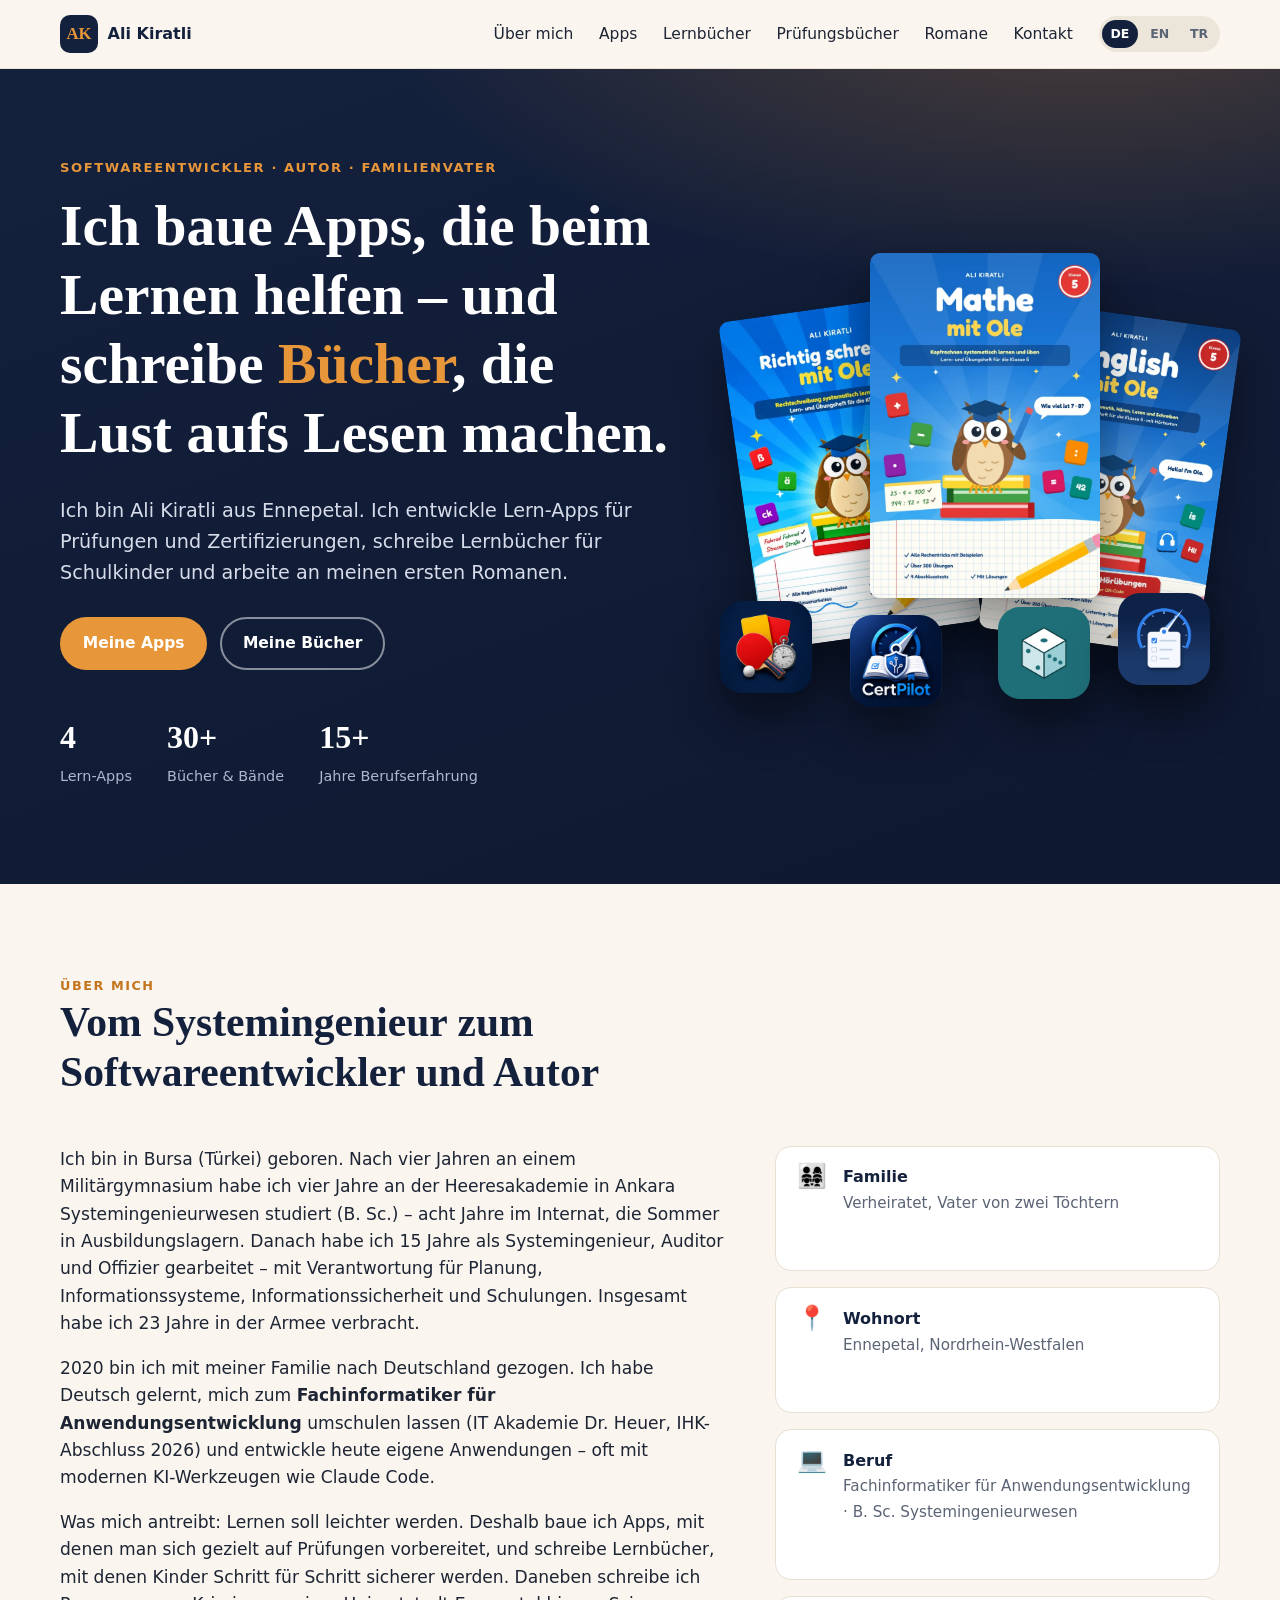
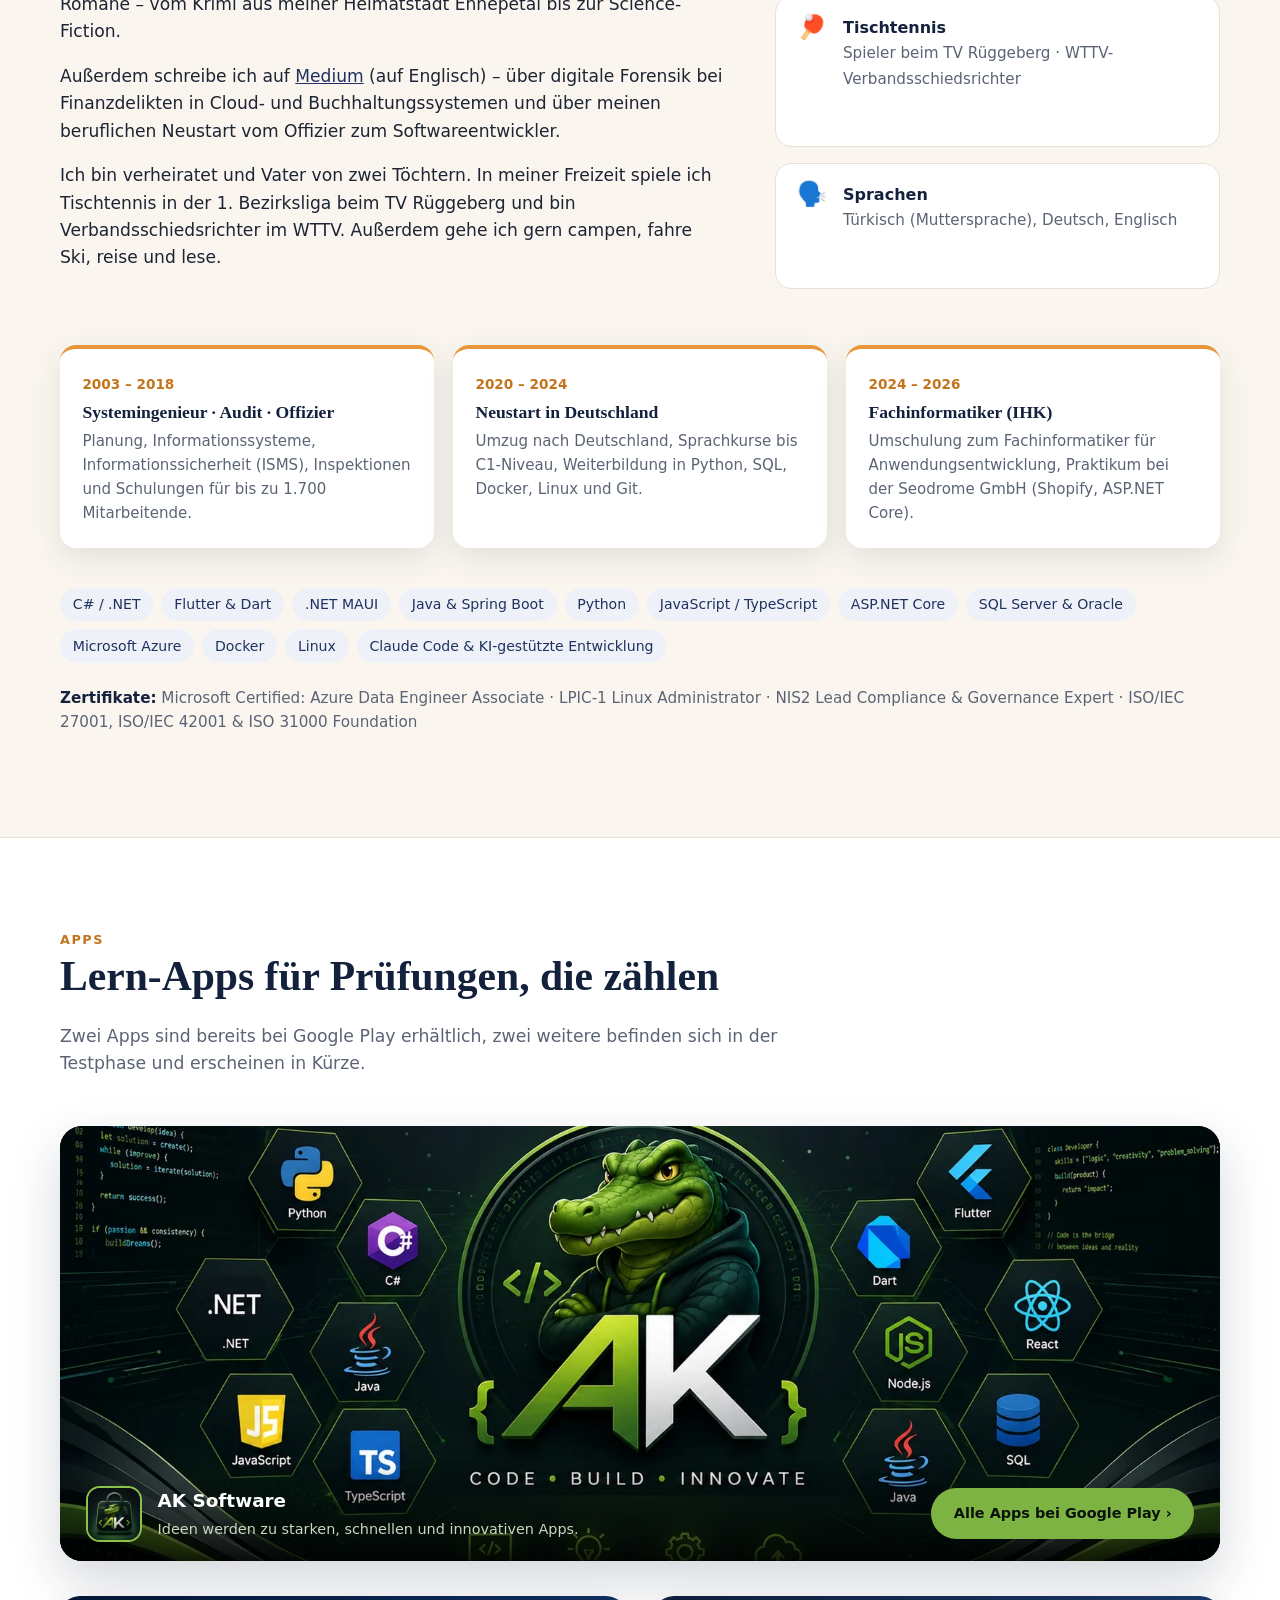
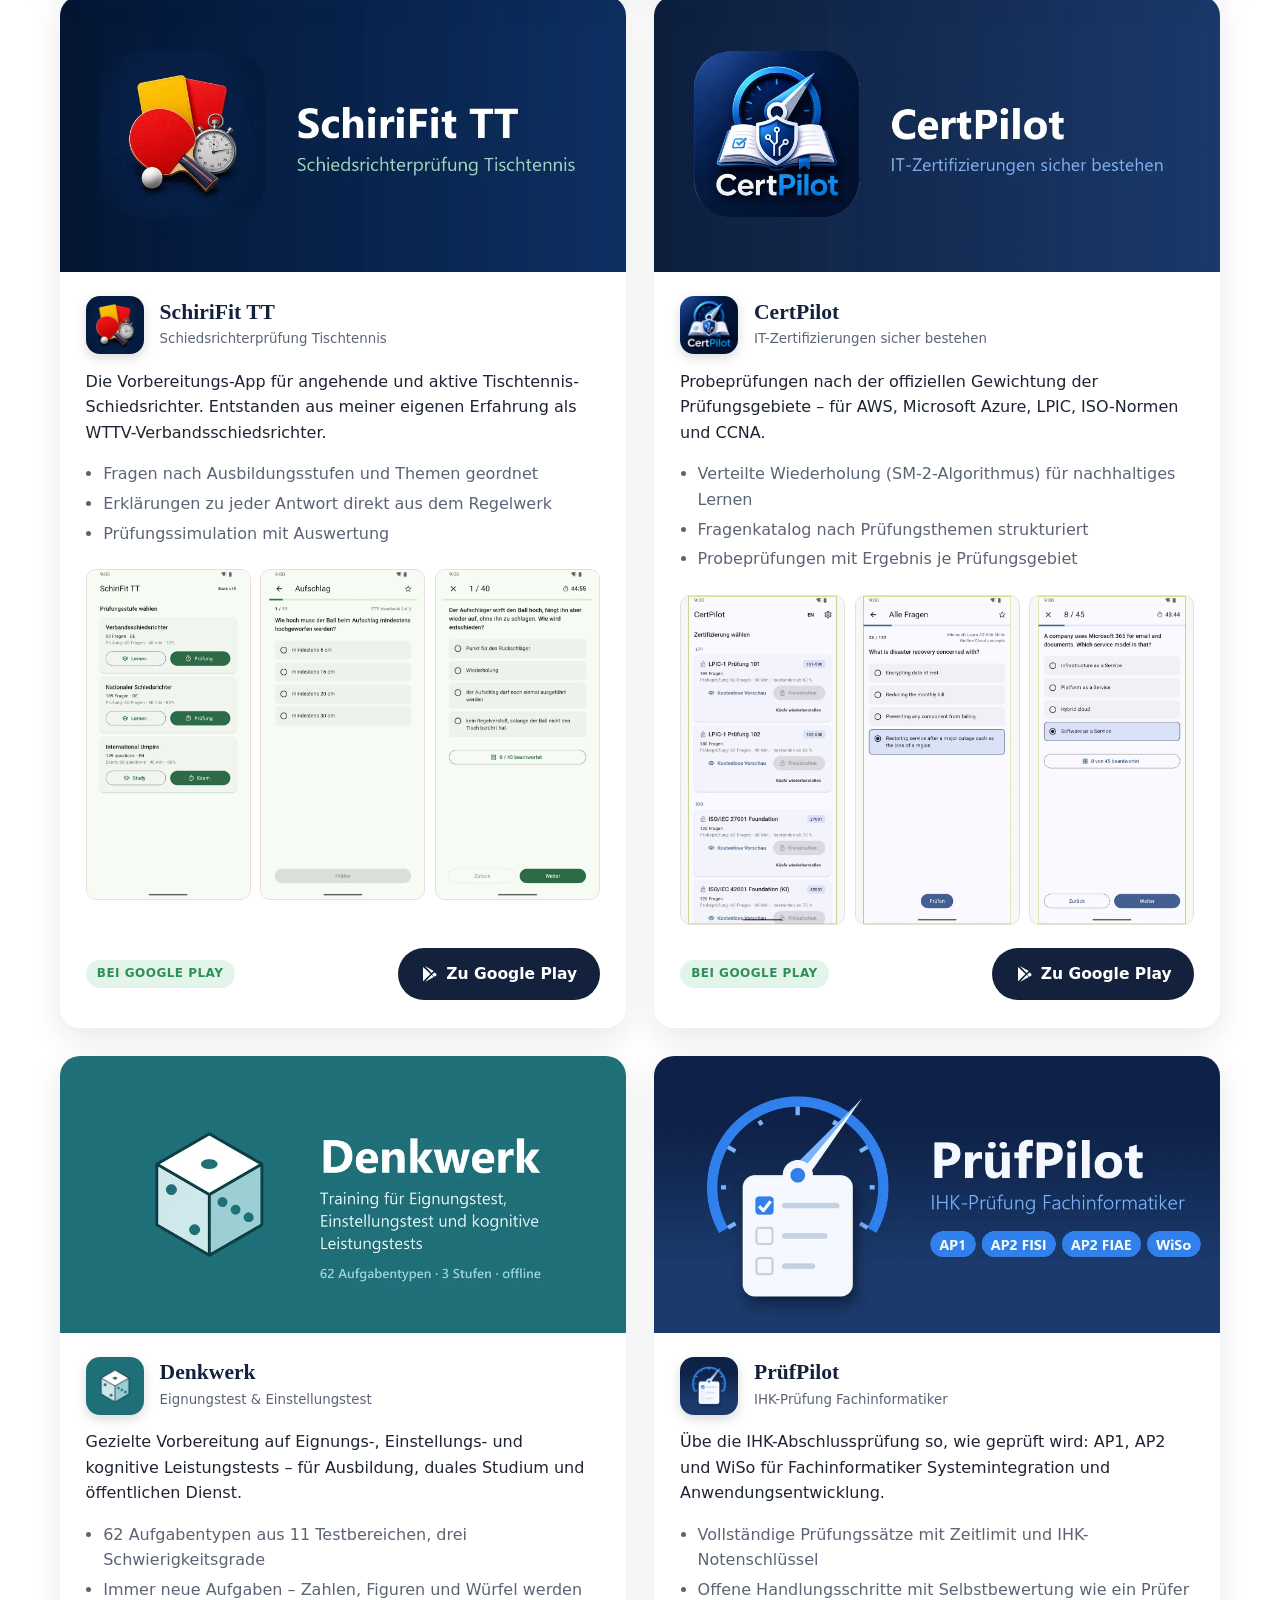
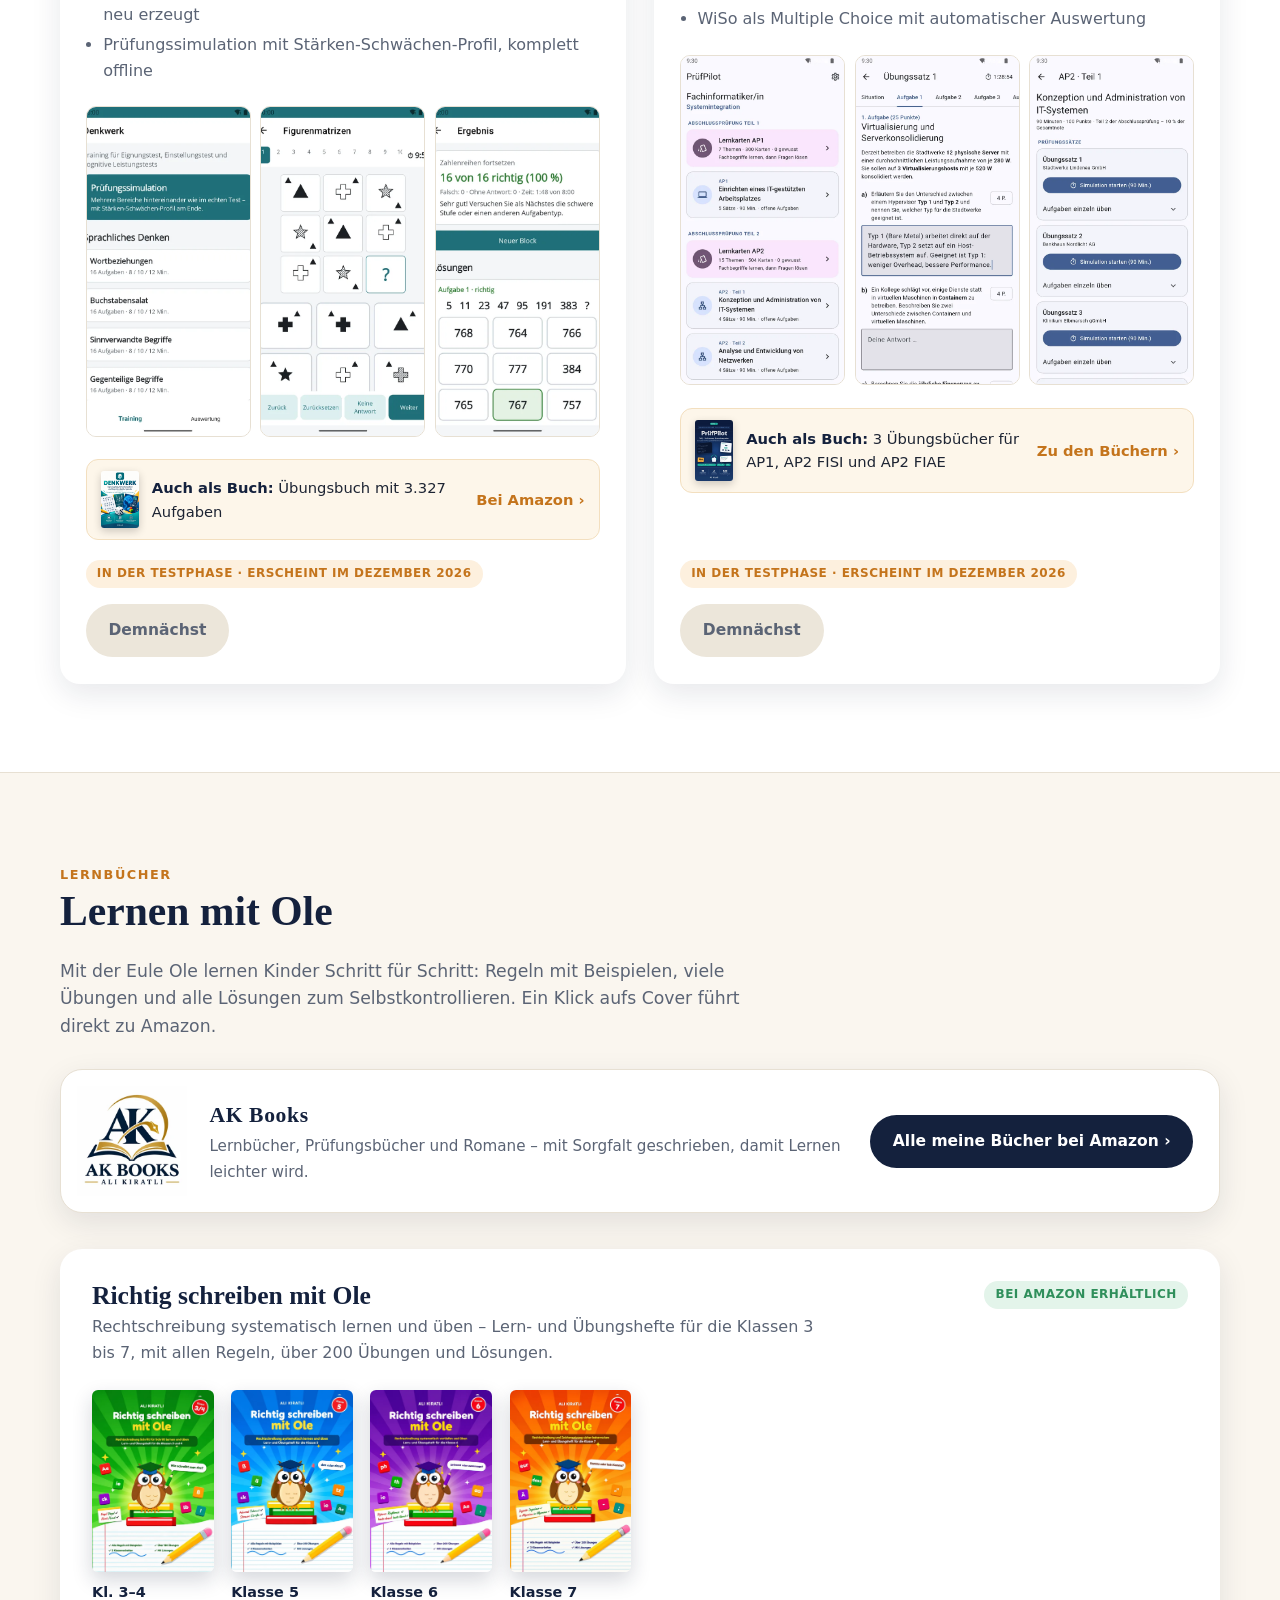
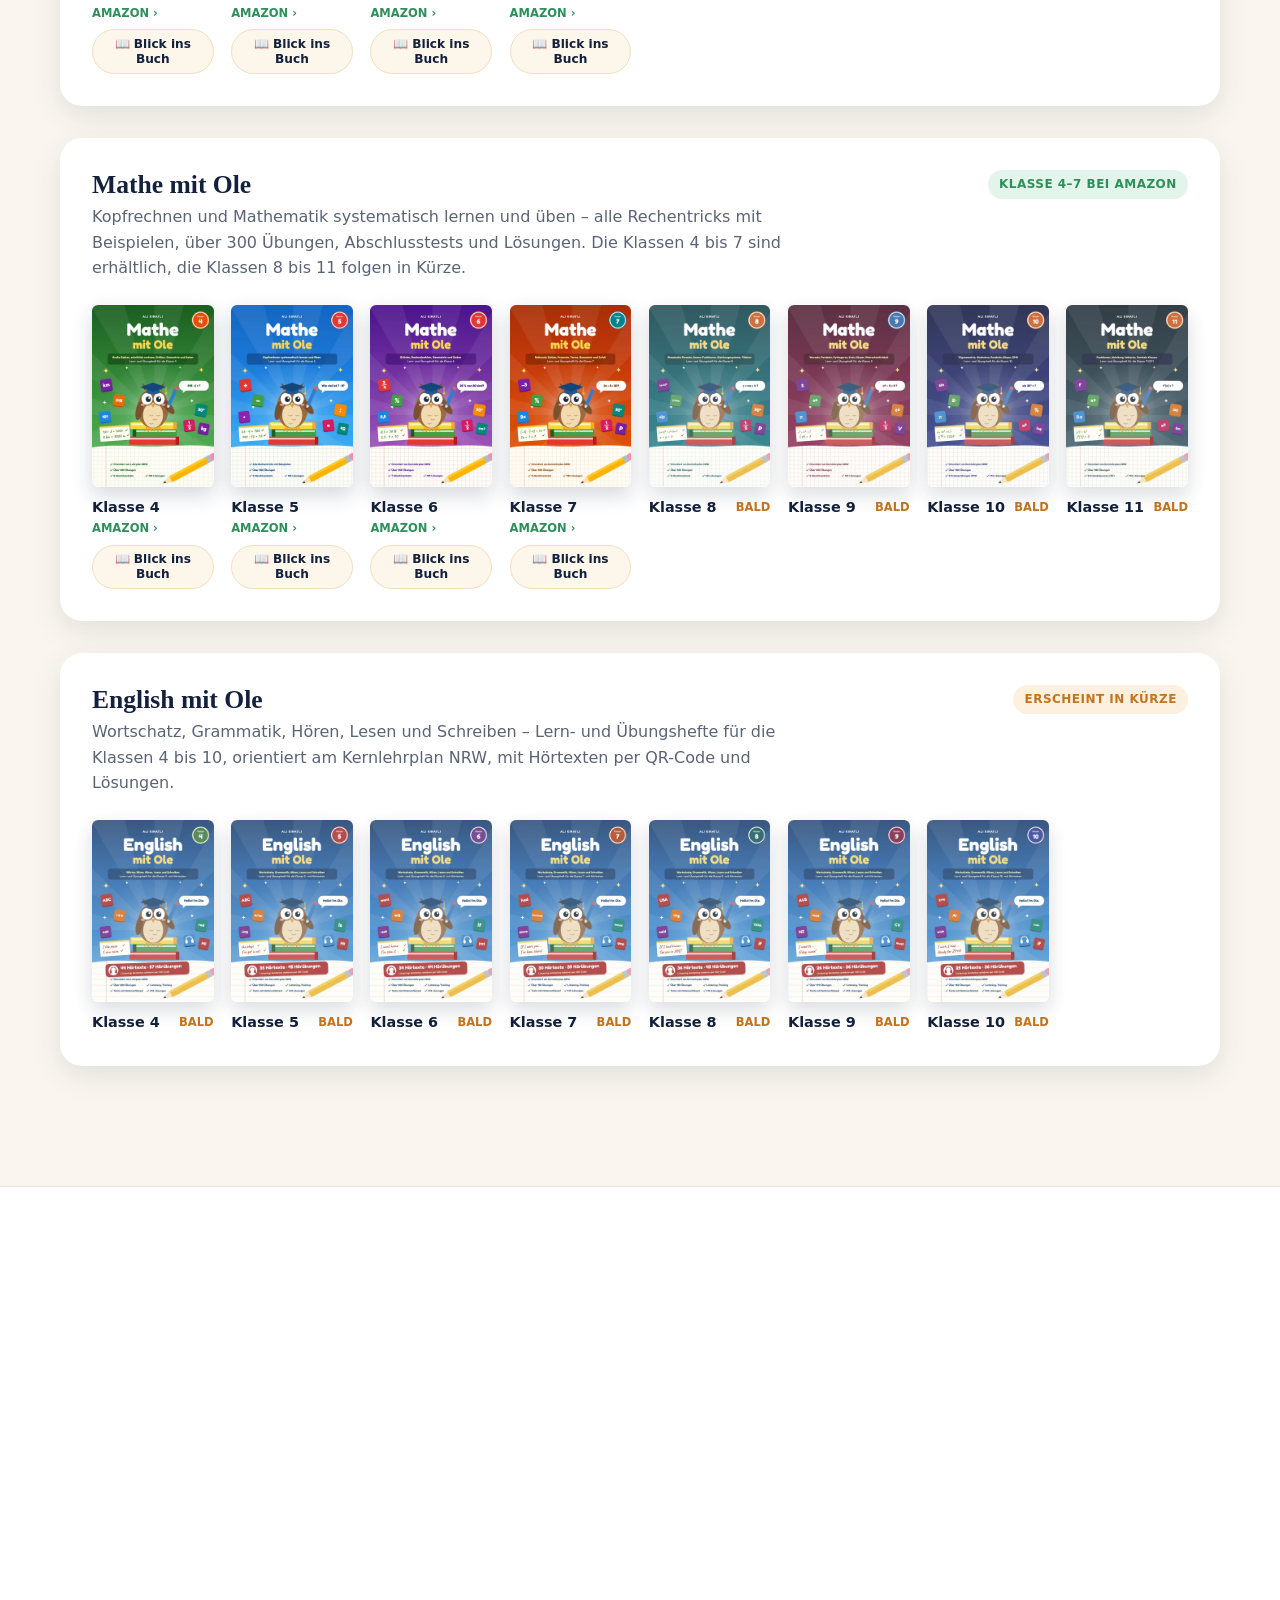
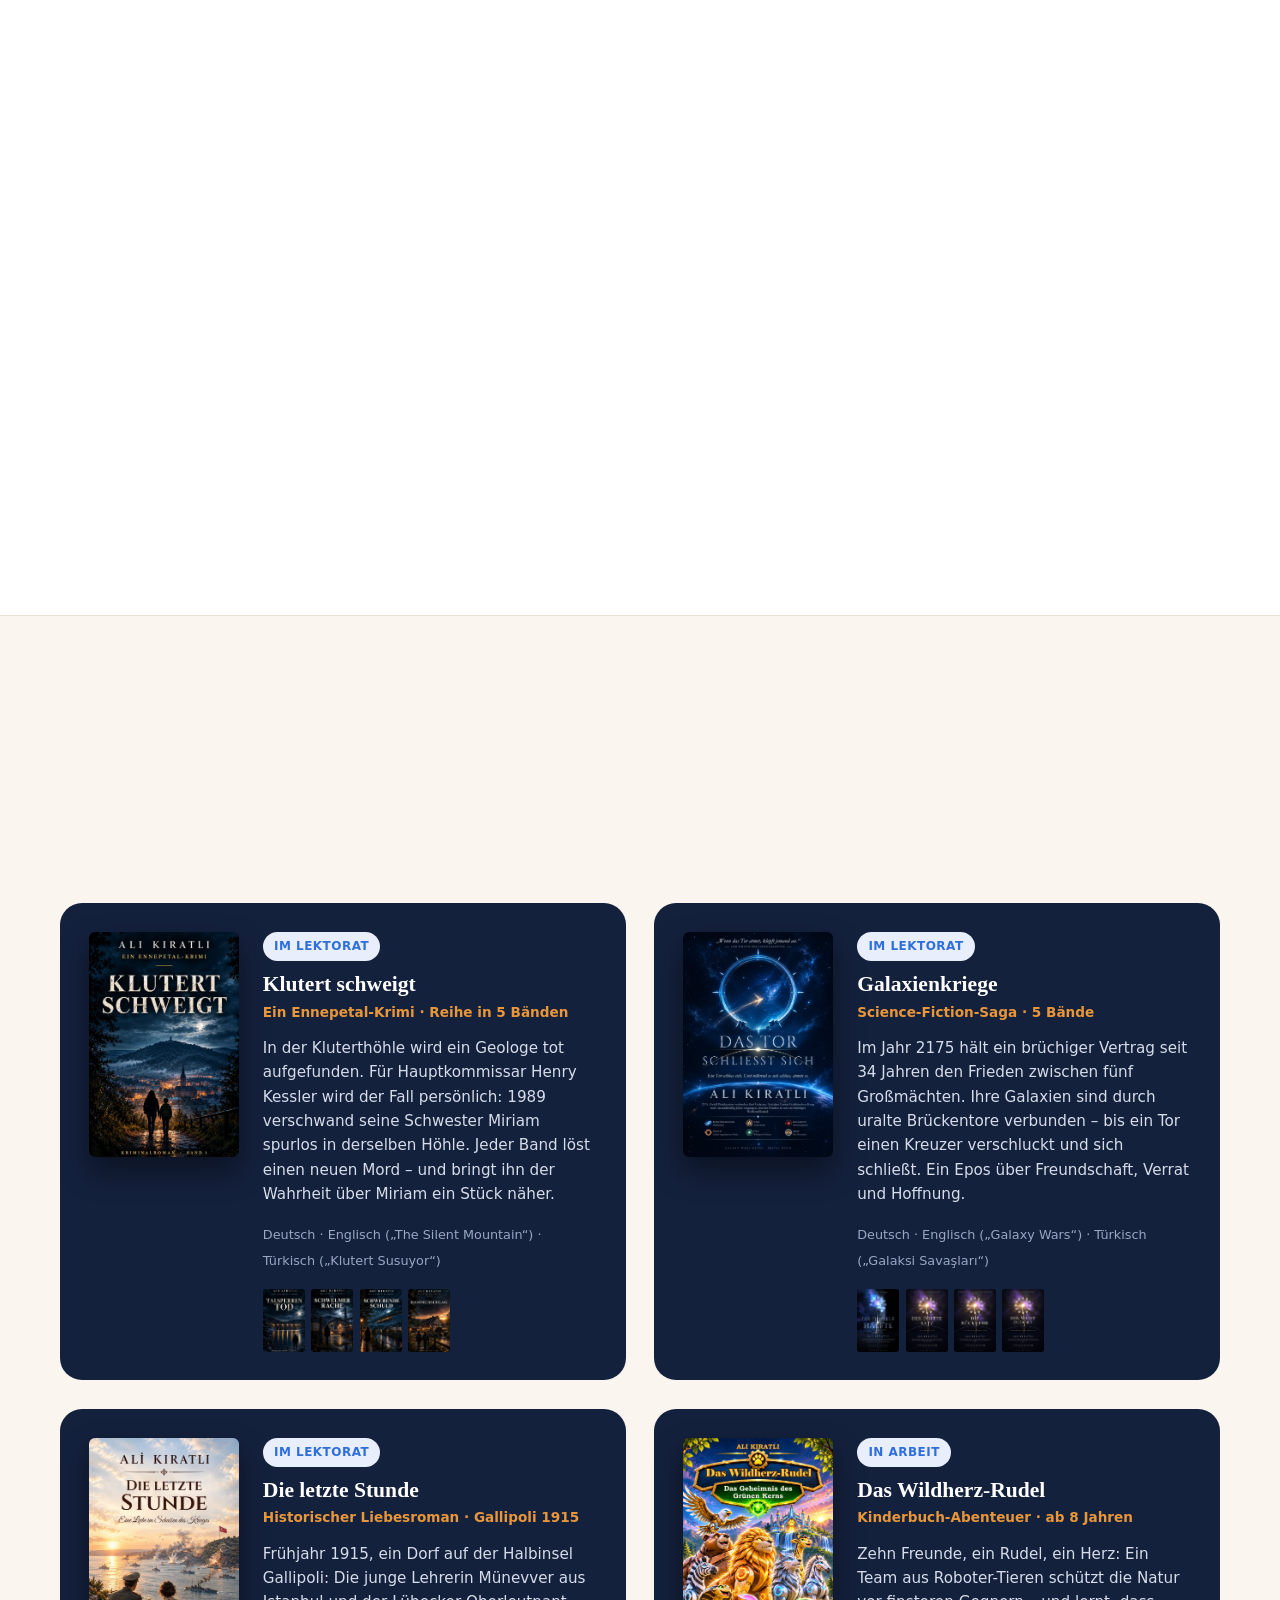
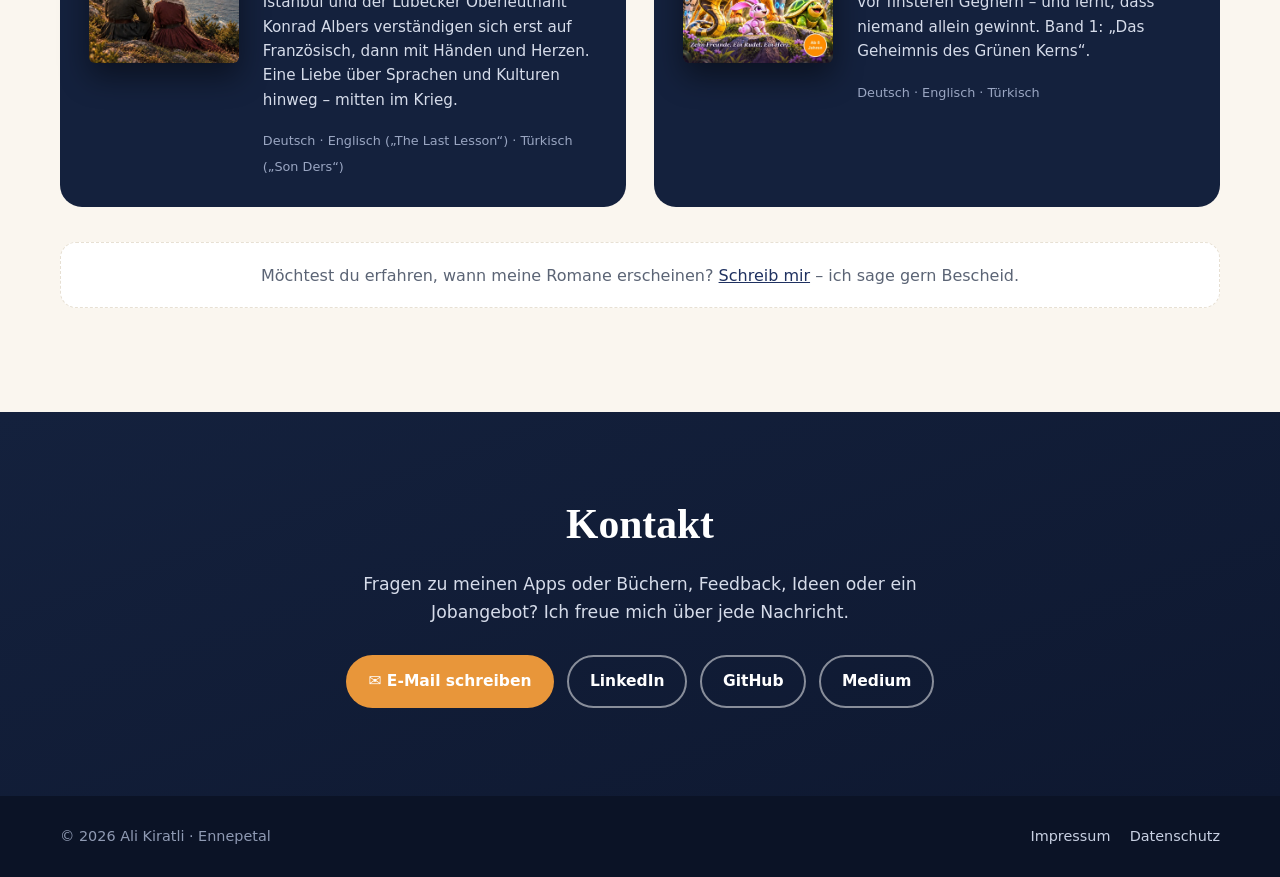
<file: index.html>
<!DOCTYPE html>
<html lang="de">
<head>
  <meta charset="utf-8">
  <meta name="viewport" content="width=device-width, initial-scale=1">
  <title>Ali Kiratli – Softwareentwickler &amp; Autor</title>
  <meta name="description" content="Ali Kiratli aus Ennepetal: Softwareentwickler und Autor. Lern-Apps wie SchiriFit TT und CertPilot, die Lernbuchreihen „Richtig schreiben mit Ole“, „Mathe mit Ole“ und „English mit Ole“ sowie Romane.">
  <meta property="og:title" content="Ali Kiratli – Softwareentwickler & Autor">
  <meta property="og:description" content="Lern-Apps, Lernbücher für Schulkinder und Romane – entwickelt und geschrieben in Ennepetal.">
  <meta property="og:image" content="https://alikiratli.github.io/assets/img/books/mathe-5.webp">
  <link rel="icon" href="assets/img/favicon.svg" type="image/svg+xml">
  <link rel="alternate" hreflang="de" href="index.html">
  <link rel="alternate" hreflang="en" href="en/index.html">
  <link rel="alternate" hreflang="tr" href="tr/index.html">
  <link rel="stylesheet" href="assets/css/style.css">
</head>
<body>
<a class="skip" href="#main">Zum Inhalt springen</a>

<!-- ================= HEADER ================= -->
<header class="site-header">
  <nav class="container nav" aria-label="Hauptnavigation">
    <a href="#top" class="brand"><span class="mono">AK</span> Ali Kiratli</a>
    <div class="nav-right">
    <ul>
      <li><a href="#ueber-mich">Über mich</a></li>
      <li><a href="#apps">Apps</a></li>
      <li><a href="#lernbuecher">Lernbücher</a></li>
      <li><a href="#pruefungsbuecher">Prüfungsbücher</a></li>
      <li><a href="#romane">Romane</a></li>
      <li><a href="#kontakt">Kontakt</a></li>
    </ul>
    <div class="lang" aria-label="Sprache"><a href="index.html" aria-current="page" lang="de">DE</a><a href="en/index.html" lang="en">EN</a><a href="tr/index.html" lang="tr">TR</a></div>
    <button class="nav-toggle" aria-label="Menü öffnen" aria-expanded="false">☰</button>
    </div>
  </nav>
</header>

<main id="main">

<!-- ================= HERO ================= -->
<section class="hero" id="top">
  <div class="container hero-grid">
    <div>
      <p class="eyebrow">Softwareentwickler · Autor · Familienvater</p>
      <h1>Ich baue Apps, die beim Lernen helfen – und schreibe <span>Bücher</span>, die Lust aufs Lesen machen.</h1>
      <p class="lead">Ich bin Ali Kiratli aus Ennepetal. Ich entwickle Lern-Apps für Prüfungen und Zertifizierungen, schreibe Lernbücher für Schulkinder und arbeite an meinen ersten Romanen.</p>
      <div class="hero-actions">
        <a href="#apps" class="btn btn-primary">Meine Apps</a>
        <a href="#lernbuecher" class="btn btn-ghost">Meine Bücher</a>
      </div>
      <div class="hero-stats">
        <div><strong>4</strong><span>Lern-Apps</span></div>
        <div><strong>30+</strong><span>Bücher &amp; Bände</span></div>
        <div><strong>15+</strong><span>Jahre Berufserfahrung</span></div>
      </div>
    </div>
    <div class="hero-collage" aria-hidden="true">
      <img class="c1" src="assets/img/books/rs-5.webp" alt="">
      <img class="c2" src="assets/img/books/mathe-5.webp" alt="">
      <img class="c3" src="assets/img/books/english-5.webp" alt="">
      <img class="app a1" src="assets/img/apps/schirifit-icon.png" alt="">
      <img class="app a2" src="assets/img/apps/certpilot-icon.png" alt="">
      <img class="app a3" src="assets/img/apps/denkwerk-icon.png" alt="">
      <img class="app a4" src="assets/img/apps/prufpilot-icon.png" alt="">
    </div>
  </div>
</section>

<!-- ================= ÜBER MICH ================= -->
<section id="ueber-mich">
  <div class="container">
    <div class="section-head reveal">
      <span class="kicker">Über mich</span>
      <h2>Vom Systemingenieur zum Softwareentwickler und Autor</h2>
    </div>
    <div class="about-grid">
      <div class="about-text reveal">
        <p>Ich bin in Bursa (Türkei) geboren. Nach vier Jahren an einem Militärgymnasium habe ich vier Jahre an der Heeresakademie in Ankara Systemingenieurwesen studiert (B.&nbsp;Sc.) – acht Jahre im Internat, die Sommer in Ausbildungslagern. Danach habe ich 15 Jahre als Systemingenieur, Auditor und Offizier gearbeitet – mit Verantwortung für Planung, Informationssysteme, Informationssicherheit und Schulungen. Insgesamt habe ich 23 Jahre in der Armee verbracht.</p>
        <p>2020 bin ich mit meiner Familie nach Deutschland gezogen. Ich habe Deutsch gelernt, mich zum <strong>Fachinformatiker für Anwendungsentwicklung</strong> umschulen lassen (IT Akademie Dr. Heuer, IHK-Abschluss 2026) und entwickle heute eigene Anwendungen – oft mit modernen KI-Werkzeugen wie Claude Code.</p>
        <p>Was mich antreibt: Lernen soll leichter werden. Deshalb baue ich Apps, mit denen man sich gezielt auf Prüfungen vorbereitet, und schreibe Lernbücher, mit denen Kinder Schritt für Schritt sicherer werden. Daneben schreibe ich Romane – vom Krimi aus meiner Heimatstadt Ennepetal bis zur Science-Fiction.</p>
        <p>Außerdem schreibe ich auf <a href="https://medium.com/@alikiratlide" target="_blank" rel="noopener">Medium</a> (auf Englisch) – über digitale Forensik bei Finanzdelikten in Cloud- und Buchhaltungssystemen und über meinen beruflichen Neustart vom Offizier zum Softwareentwickler.</p>
        <p>Ich bin verheiratet und Vater von zwei Töchtern. In meiner Freizeit spiele ich Tischtennis in der 1.&nbsp;Bezirksliga beim TV Rüggeberg und bin Verbandsschiedsrichter im WTTV. Außerdem gehe ich gern campen, fahre Ski, reise und lese.</p>
      </div>
      <div class="facts reveal">
        <div class="fact"><span class="ic">👨‍👩‍👧‍👧</span><div><strong>Familie</strong><span>Verheiratet, Vater von zwei Töchtern</span></div></div>
        <div class="fact"><span class="ic">📍</span><div><strong>Wohnort</strong><span>Ennepetal, Nordrhein-Westfalen</span></div></div>
        <div class="fact"><span class="ic">💻</span><div><strong>Beruf</strong><span>Fachinformatiker für Anwendungsentwicklung · B.&nbsp;Sc. Systemingenieurwesen</span></div></div>
        <div class="fact"><span class="ic">🏓</span><div><strong>Tischtennis</strong><span>Spieler beim TV Rüggeberg · WTTV-Verbandsschiedsrichter</span></div></div>
        <div class="fact"><span class="ic">🗣️</span><div><strong>Sprachen</strong><span>Türkisch (Muttersprache), Deutsch, Englisch</span></div></div>
      </div>
    </div>

    <div class="timeline">
      <div class="tl reveal"><time>2003 – 2018</time><h3>Systemingenieur · Audit · Offizier</h3><p>Planung, Informationssysteme, Informationssicherheit (ISMS), Inspektionen und Schulungen für bis zu 1.700 Mitarbeitende.</p></div>
      <div class="tl reveal"><time>2020 – 2024</time><h3>Neustart in Deutschland</h3><p>Umzug nach Deutschland, Sprachkurse bis C1-Niveau, Weiterbildung in Python, SQL, Docker, Linux und Git.</p></div>
      <div class="tl reveal"><time>2024 – 2026</time><h3>Fachinformatiker (IHK)</h3><p>Umschulung zum Fachinformatiker für Anwendungsentwicklung, Praktikum bei der Seodrome GmbH (Shopify, ASP.NET Core).</p></div>
    </div>

    <div class="skills reveal" aria-label="Kenntnisse">
      <span>C# / .NET</span><span>Flutter &amp; Dart</span><span>.NET MAUI</span><span>Java &amp; Spring Boot</span>
      <span>Python</span><span>JavaScript / TypeScript</span><span>ASP.NET Core</span><span>SQL Server &amp; Oracle</span>
      <span>Microsoft Azure</span><span>Docker</span><span>Linux</span><span>Claude Code &amp; KI-gestützte Entwicklung</span>
    </div>
    <p class="certs reveal"><strong>Zertifikate:</strong> Microsoft Certified: Azure Data Engineer Associate · LPIC-1 Linux Administrator · NIS2 Lead Compliance &amp; Governance Expert · ISO/IEC 27001, ISO/IEC 42001 &amp; ISO 31000 Foundation</p>
  </div>
</section>

<!-- ================= APPS ================= -->
<section id="apps" class="alt">
  <div class="container">
    <div class="section-head reveal">
      <span class="kicker">Apps</span>
      <h2>Lern-Apps für Prüfungen, die zählen</h2>
      <p>Zwei Apps sind bereits bei Google Play erhältlich, zwei weitere befinden sich in der Testphase und erscheinen in Kürze.</p>
    </div>

    <a class="dev-banner reveal" href="https://play.google.com/store/apps/dev?id=8219610526764782425" target="_blank" rel="noopener">
      <img src="assets/img/apps/dev-header.webp" alt="AK Software – Code, Build, Innovate" loading="lazy">
      <div class="dev-info">
        <img src="assets/img/apps/dev-logo.png" alt="" loading="lazy">
        <div><strong>AK Software</strong><span>Ideen werden zu starken, schnellen und innovativen Apps.</span></div>
        <span class="btn">Alle Apps bei Google Play ›</span>
      </div>
    </a>

    <div class="apps-grid">
      <!-- SchiriFit TT -->
      <article class="app-card reveal">
        <img class="app-banner" src="assets/img/apps/schirifit-banner.webp" alt="SchiriFit TT – Schiedsrichterprüfung Tischtennis" loading="lazy">
        <div class="app-body">
          <div class="app-title">
            <img src="assets/img/apps/schirifit-icon.png" alt="" loading="lazy">
            <div><h3>SchiriFit TT</h3><small>Schiedsrichterprüfung Tischtennis</small></div>
          </div>
          <p>Die Vorbereitungs-App für angehende und aktive Tischtennis-Schiedsrichter. Entstanden aus meiner eigenen Erfahrung als WTTV-Verbandsschiedsrichter.</p>
          <ul>
            <li>Fragen nach Ausbildungsstufen und Themen geordnet</li>
            <li>Erklärungen zu jeder Antwort direkt aus dem Regelwerk</li>
            <li>Prüfungssimulation mit Auswertung</li>
          </ul>
          <div class="shots">
            <img src="assets/img/apps/schirifit-s1.webp" alt="SchiriFit TT: Stufen" loading="lazy">
            <img src="assets/img/apps/schirifit-s2.webp" alt="SchiriFit TT: Lernen" loading="lazy">
            <img src="assets/img/apps/schirifit-s3.webp" alt="SchiriFit TT: Prüfung" loading="lazy">
          </div>
          <div class="app-foot">
            <span class="badge badge-live">Bei Google Play</span>
            <a class="btn btn-dark" href="https://play.google.com/store/apps/details?id=com.alikiratli.schirifitt" target="_blank" rel="noopener">
              <svg viewBox="0 0 24 24" fill="currentColor" aria-hidden="true"><path d="M4 2.5v19l10-9.5L4 2.5zm11.4 8.2 2.9-2.8L6.5 1.3l8.9 9.4zm0 2.6-8.9 9.4 11.8-6.6-2.9-2.8zm6-1.9-2.4-1.4-3 2.9 3 2.9 2.4-1.4c.8-.5.8-1.6 0-3z"/></svg>
              Zu Google Play
            </a>
          </div>
        </div>
      </article>

      <!-- CertPilot -->
      <article class="app-card reveal">
        <img class="app-banner" src="assets/img/apps/certpilot-banner.webp" alt="CertPilot – IT-Zertifizierungen sicher bestehen" loading="lazy">
        <div class="app-body">
          <div class="app-title">
            <img src="assets/img/apps/certpilot-icon.png" alt="" loading="lazy">
            <div><h3>CertPilot</h3><small>IT-Zertifizierungen sicher bestehen</small></div>
          </div>
          <p>Probeprüfungen nach der offiziellen Gewichtung der Prüfungsgebiete – für AWS, Microsoft Azure, LPIC, ISO-Normen und CCNA.</p>
          <ul>
            <li>Verteilte Wiederholung (SM-2-Algorithmus) für nachhaltiges Lernen</li>
            <li>Fragenkatalog nach Prüfungsthemen strukturiert</li>
            <li>Probeprüfungen mit Ergebnis je Prüfungsgebiet</li>
          </ul>
          <div class="shots">
            <img src="assets/img/apps/certpilot-s1.webp" alt="CertPilot: Zertifizierungen" loading="lazy">
            <img src="assets/img/apps/certpilot-s2.webp" alt="CertPilot: Lernen" loading="lazy">
            <img src="assets/img/apps/certpilot-s3.webp" alt="CertPilot: Prüfung" loading="lazy">
          </div>
          <div class="app-foot">
            <span class="badge badge-live">Bei Google Play</span>
            <a class="btn btn-dark" href="https://play.google.com/store/apps/details?id=de.certpilot.certpilot" target="_blank" rel="noopener">
              <svg viewBox="0 0 24 24" fill="currentColor" aria-hidden="true"><path d="M4 2.5v19l10-9.5L4 2.5zm11.4 8.2 2.9-2.8L6.5 1.3l8.9 9.4zm0 2.6-8.9 9.4 11.8-6.6-2.9-2.8zm6-1.9-2.4-1.4-3 2.9 3 2.9 2.4-1.4c.8-.5.8-1.6 0-3z"/></svg>
              Zu Google Play
            </a>
          </div>
        </div>
      </article>

      <!-- Denkwerk -->
      <article class="app-card reveal" id="app-denkwerk">
        <img class="app-banner" src="assets/img/apps/denkwerk-banner.webp" alt="Denkwerk – Training für Eignungstests" loading="lazy">
        <div class="app-body">
          <div class="app-title">
            <img src="assets/img/apps/denkwerk-icon.png" alt="" loading="lazy">
            <div><h3>Denkwerk</h3><small>Eignungstest &amp; Einstellungstest</small></div>
          </div>
          <p>Gezielte Vorbereitung auf Eignungs-, Einstellungs- und kognitive Leistungstests – für Ausbildung, duales Studium und öffentlichen Dienst.</p>
          <ul>
            <li>62 Aufgabentypen aus 11 Testbereichen, drei Schwierigkeitsgrade</li>
            <li>Immer neue Aufgaben – Zahlen, Figuren und Würfel werden neu erzeugt</li>
            <li>Prüfungssimulation mit Stärken-Schwächen-Profil, komplett offline</li>
          </ul>
          <div class="shots">
            <img src="assets/img/apps/denkwerk-s1.webp" alt="Denkwerk: Start" loading="lazy">
            <img src="assets/img/apps/denkwerk-s2.webp" alt="Denkwerk: Aufgabe" loading="lazy">
            <img src="assets/img/apps/denkwerk-s3.webp" alt="Denkwerk: Ergebnis" loading="lazy">
          </div>
          <a class="also-book" href="https://www.amazon.de/dp/B0HN4MF4NX" target="_blank" rel="noopener"><img src="assets/img/books/denkwerk-buch.webp" alt=""><span><strong>Auch als Buch:</strong> Übungsbuch mit 3.327 Aufgaben</span><span class="arrow">Bei Amazon ›</span></a>
          <div class="app-foot">
            <span class="badge badge-soon">In der Testphase · erscheint im Dezember 2026</span>
            <!-- Nach Veröffentlichung ersetzen durch:
            <a class="btn btn-dark" href="https://play.google.com/store/apps/details?id=de.denkwerk.app" target="_blank" rel="noopener">Zu Google Play</a> -->
            <span class="btn btn-disabled">Demnächst</span>
          </div>
        </div>
      </article>

      <!-- PrüfPilot -->
      <article class="app-card reveal" id="app-pruefpilot">
        <img class="app-banner" src="assets/img/apps/prufpilot-banner.webp" alt="PrüfPilot – IHK-Prüfung Fachinformatiker" loading="lazy">
        <div class="app-body">
          <div class="app-title">
            <img src="assets/img/apps/prufpilot-icon.png" alt="" loading="lazy">
            <div><h3>PrüfPilot</h3><small>IHK-Prüfung Fachinformatiker</small></div>
          </div>
          <p>Übe die IHK-Abschlussprüfung so, wie geprüft wird: AP1, AP2 und WiSo für Fachinformatiker Systemintegration und Anwendungsentwicklung.</p>
          <ul>
            <li>Vollständige Prüfungssätze mit Zeitlimit und IHK-Notenschlüssel</li>
            <li>Offene Handlungsschritte mit Selbstbewertung wie ein Prüfer</li>
            <li>WiSo als Multiple Choice mit automatischer Auswertung</li>
          </ul>
          <div class="shots">
            <img src="assets/img/apps/prufpilot-s1.webp" alt="PrüfPilot: Start" loading="lazy">
            <img src="assets/img/apps/prufpilot-s2.webp" alt="PrüfPilot: Aufgabe" loading="lazy">
            <img src="assets/img/apps/prufpilot-s3.webp" alt="PrüfPilot: Prüfungssätze" loading="lazy">
          </div>
          <a class="also-book" href="#pruefungsbuecher"><img src="assets/img/books/pp-fisi.webp" alt=""><span><strong>Auch als Buch:</strong> 3 Übungsbücher für AP1, AP2 FISI und AP2 FIAE</span><span class="arrow">Zu den Büchern ›</span></a>
          <div class="app-foot">
            <span class="badge badge-soon">In der Testphase · erscheint im Dezember 2026</span>
            <!-- Nach Veröffentlichung ersetzen durch:
            <a class="btn btn-dark" href="https://play.google.com/store/apps/details?id=de.pruefpilot.pruefpilot" target="_blank" rel="noopener">Zu Google Play</a> -->
            <span class="btn btn-disabled">Demnächst</span>
          </div>
        </div>
      </article>
    </div>
  </div>
</section>

<!-- ================= LERNBÜCHER ================= -->
<section id="lernbuecher">
  <div class="container">
    <div class="section-head reveal">
      <span class="kicker">Lernbücher</span>
      <h2>Lernen mit Ole</h2>
      <p>Mit der Eule Ole lernen Kinder Schritt für Schritt: Regeln mit Beispielen, viele Übungen und alle Lösungen zum Selbstkontrollieren. Ein Klick aufs Cover führt direkt zu Amazon.</p>
    </div>

    <a class="publisher-card reveal" href="https://www.amazon.de/stores/author/B0HNXRCQNM/allbooks" target="_blank" rel="noopener">
      <img src="assets/img/books/ak-books-logo.webp" alt="AK Books – Ali Kiratli" width="320" height="320" loading="lazy">
      <div><strong>AK Books</strong><span>Lernbücher, Prüfungsbücher und Romane – mit Sorgfalt geschrieben, damit Lernen leichter wird.</span></div>
      <span class="btn btn-dark">Alle meine Bücher bei Amazon ›</span>
    </a>

    <!-- Richtig schreiben mit Ole -->
    <div class="series reveal">
      <div class="series-head">
        <div>
          <h3>Richtig schreiben mit Ole</h3>
          <p>Rechtschreibung systematisch lernen und üben – Lern- und Übungshefte für die Klassen 3 bis 7, mit allen Regeln, über 200 Übungen und Lösungen.</p>
        </div>
        <span class="badge badge-live">Bei Amazon erhältlich</span>
      </div>
      <div class="covers">
        <div class="cover-item"><a class="cover" href="https://www.amazon.de/dp/B0HQ5HKKGM" target="_blank" rel="noopener"><img src="assets/img/books/rs-3-4.webp" alt="Richtig schreiben mit Ole – Klasse 3–4" loading="lazy"><span class="cap">Kl. 3–4 <em>AMAZON ›</em></span></a><button class="peek" type="button" data-book="rs-3-4" data-title="Richtig schreiben mit Ole – Klasse 3–4" data-buy="https://www.amazon.de/dp/B0HQ5HKKGM">📖 Blick ins Buch</button></div>
        <div class="cover-item"><a class="cover" href="https://www.amazon.de/dp/B0HQ585RS4" target="_blank" rel="noopener"><img src="assets/img/books/rs-5.webp" alt="Richtig schreiben mit Ole – Klasse 5" loading="lazy"><span class="cap">Klasse 5 <em>AMAZON ›</em></span></a><button class="peek" type="button" data-book="rs-5" data-title="Richtig schreiben mit Ole – Klasse 5" data-buy="https://www.amazon.de/dp/B0HQ585RS4">📖 Blick ins Buch</button></div>
        <div class="cover-item"><a class="cover" href="https://www.amazon.de/dp/B0HQY8XVKL" target="_blank" rel="noopener"><img src="assets/img/books/rs-6.webp" alt="Richtig schreiben mit Ole – Klasse 6" loading="lazy"><span class="cap">Klasse 6 <em>AMAZON ›</em></span></a><button class="peek" type="button" data-book="rs-6" data-title="Richtig schreiben mit Ole – Klasse 6" data-buy="https://www.amazon.de/dp/B0HQY8XVKL">📖 Blick ins Buch</button></div>
        <div class="cover-item"><a class="cover" href="https://www.amazon.de/dp/B0HQY9NMVP" target="_blank" rel="noopener"><img src="assets/img/books/rs-7.webp" alt="Richtig schreiben mit Ole – Klasse 7" loading="lazy"><span class="cap">Klasse 7 <em>AMAZON ›</em></span></a><button class="peek" type="button" data-book="rs-7" data-title="Richtig schreiben mit Ole – Klasse 7" data-buy="https://www.amazon.de/dp/B0HQY9NMVP">📖 Blick ins Buch</button></div>
      </div>
    </div>

    <!-- Mathe mit Ole -->
    <div class="series reveal">
      <div class="series-head">
        <div>
          <h3>Mathe mit Ole</h3>
          <p>Kopfrechnen und Mathematik systematisch lernen und üben – alle Rechentricks mit Beispielen, über 300 Übungen, Abschlusstests und Lösungen. Die Klassen 4 bis 7 sind erhältlich, die Klassen 8 bis 11 folgen in Kürze.</p>
        </div>
        <span class="badge badge-live">Klasse 4–7 bei Amazon</span>
      </div>
      <div class="covers">
        <div class="cover-item"><a class="cover" href="https://www.amazon.de/dp/B0HRVQH3DS" target="_blank" rel="noopener"><img src="assets/img/books/mathe-4.webp" alt="Mathe mit Ole – Klasse 4" loading="lazy"><span class="cap">Klasse 4 <em>AMAZON ›</em></span></a><button class="peek" type="button" data-book="mathe-4" data-title="Mathe mit Ole – Klasse 4" data-buy="https://www.amazon.de/dp/B0HRVQH3DS">📖 Blick ins Buch</button></div>
        <div class="cover-item"><a class="cover" href="https://www.amazon.de/dp/B0HRVHYV1J" target="_blank" rel="noopener"><img src="assets/img/books/mathe-5.webp" alt="Mathe mit Ole – Klasse 5" loading="lazy"><span class="cap">Klasse 5 <em>AMAZON ›</em></span></a><button class="peek" type="button" data-book="mathe-5" data-title="Mathe mit Ole – Klasse 5" data-buy="https://www.amazon.de/dp/B0HRVHYV1J">📖 Blick ins Buch</button></div>
        <div class="cover-item"><a class="cover" href="https://www.amazon.de/dp/B0HSM9DJZQ" target="_blank" rel="noopener"><img src="assets/img/books/mathe-6.webp" alt="Mathe mit Ole – Klasse 6" loading="lazy"><span class="cap">Klasse 6 <em>AMAZON ›</em></span></a><button class="peek" type="button" data-book="mathe-6" data-title="Mathe mit Ole – Klasse 6" data-buy="https://www.amazon.de/dp/B0HSM9DJZQ">📖 Blick ins Buch</button></div>
        <div class="cover-item"><a class="cover" href="https://www.amazon.de/dp/B0HSM4L9Q2" target="_blank" rel="noopener"><img src="assets/img/books/mathe-7.webp" alt="Mathe mit Ole – Klasse 7" loading="lazy"><span class="cap">Klasse 7 <em>AMAZON ›</em></span></a><button class="peek" type="button" data-book="mathe-7" data-title="Mathe mit Ole – Klasse 7" data-buy="https://www.amazon.de/dp/B0HSM4L9Q2">📖 Blick ins Buch</button></div>
        <div class="cover soon"><img src="assets/img/books/mathe-8.webp" alt="Mathe mit Ole – Klasse 8" loading="lazy"><span class="cap">Klasse 8 <em>BALD</em></span></div>
        <div class="cover soon"><img src="assets/img/books/mathe-9.webp" alt="Mathe mit Ole – Klasse 9" loading="lazy"><span class="cap">Klasse 9 <em>BALD</em></span></div>
        <div class="cover soon"><img src="assets/img/books/mathe-10.webp" alt="Mathe mit Ole – Klasse 10" loading="lazy"><span class="cap">Klasse 10 <em>BALD</em></span></div>
        <div class="cover soon"><img src="assets/img/books/mathe-11.webp" alt="Mathe mit Ole – Klasse 11" loading="lazy"><span class="cap">Klasse 11 <em>BALD</em></span></div>
      </div>
    </div>

    <!-- English mit Ole -->
    <div class="series reveal">
      <div class="series-head">
        <div>
          <h3>English mit Ole</h3>
          <p>Wortschatz, Grammatik, Hören, Lesen und Schreiben – Lern- und Übungshefte für die Klassen 4 bis 10, orientiert am Kernlehrplan NRW, mit Hörtexten per QR-Code und Lösungen.</p>
        </div>
        <span class="badge badge-soon">Erscheint in Kürze</span>
      </div>
      <div class="covers">
        <div class="cover soon"><img src="assets/img/books/english-4.webp" alt="English mit Ole – Klasse 4" loading="lazy"><span class="cap">Klasse 4 <em>BALD</em></span></div>
        <div class="cover soon"><img src="assets/img/books/english-5.webp" alt="English mit Ole – Klasse 5" loading="lazy"><span class="cap">Klasse 5 <em>BALD</em></span></div>
        <div class="cover soon"><img src="assets/img/books/english-6.webp" alt="English mit Ole – Klasse 6" loading="lazy"><span class="cap">Klasse 6 <em>BALD</em></span></div>
        <div class="cover soon"><img src="assets/img/books/english-7.webp" alt="English mit Ole – Klasse 7" loading="lazy"><span class="cap">Klasse 7 <em>BALD</em></span></div>
        <div class="cover soon"><img src="assets/img/books/english-8.webp" alt="English mit Ole – Klasse 8" loading="lazy"><span class="cap">Klasse 8 <em>BALD</em></span></div>
        <div class="cover soon"><img src="assets/img/books/english-9.webp" alt="English mit Ole – Klasse 9" loading="lazy"><span class="cap">Klasse 9 <em>BALD</em></span></div>
        <div class="cover soon"><img src="assets/img/books/english-10.webp" alt="English mit Ole – Klasse 10" loading="lazy"><span class="cap">Klasse 10 <em>BALD</em></span></div>
      </div>
    </div>
  </div>
</section>

<!-- ================= PRÜFUNGSBÜCHER ================= -->
<section id="pruefungsbuecher" class="alt">
  <div class="container">
    <div class="section-head reveal">
      <span class="kicker">Prüfungsbücher</span>
      <h2>Die Bücher zu meinen Apps</h2>
      <p>Für alle, die lieber auf Papier lernen: Denkwerk und PrüfPilot gibt es auch als Übungsbuch – mit Prüfungssätzen, Musterlösungen und Erklärungen. Ideal als Ergänzung zur App oder zum Lernen ohne Bildschirm.</p>
    </div>
    <div class="exam-grid">
      <article class="exam-book reveal">
        <a href="https://www.amazon.de/dp/B0HN4MF4NX" target="_blank" rel="noopener"><img src="assets/img/books/denkwerk-buch.webp" alt="Denkwerk – Cover" loading="lazy"></a>
        <div>
          <span class="badge badge-live">Bei Amazon erhältlich</span>
          <h3>Denkwerk</h3>
          <span class="sub">Eignungstest · Einstellungstest · Leistungstest</span>
          <p>Übungsbuch mit 3.327 Aufgaben aus allen Testbereichen – mit Einführungen, Beispielen und ausführlichen Lösungen. Passt perfekt zur Denkwerk-App.</p>
          <div class="actions">
            <a class="btn btn-primary" href="https://www.amazon.de/dp/B0HN4MF4NX" target="_blank" rel="noopener">Bei Amazon ansehen</a>
            <a class="link-app" href="#app-denkwerk">Zur App ›</a>
          </div>
        </div>
      </article>
      <article class="exam-book reveal">
        <a href="https://www.amazon.de/dp/B0HP3VSBBD" target="_blank" rel="noopener"><img src="assets/img/books/pp-ap1.webp" alt="PrüfPilot – Teil 1 – Cover" loading="lazy"></a>
        <div>
          <span class="badge badge-live">Bei Amazon erhältlich</span>
          <h3>PrüfPilot – Teil 1</h3>
          <span class="sub">IHK-Abschlussprüfung Teil 1 (AP1)</span>
          <p>Übungsbuch für „Einrichten eines IT-gestützten Arbeitsplatzes“ – für Fachinformatiker/innen beider Fachrichtungen, mit Prüfungssätzen und Musterlösungen.</p>
          <div class="actions">
            <a class="btn btn-primary" href="https://www.amazon.de/dp/B0HP3VSBBD" target="_blank" rel="noopener">Bei Amazon ansehen</a>
            <a class="link-app" href="#app-pruefpilot">Zur App ›</a>
          </div>
        </div>
      </article>
      <article class="exam-book reveal">
        <a href="https://www.amazon.de/dp/B0HP3SCCVR" target="_blank" rel="noopener"><img src="assets/img/books/pp-fisi.webp" alt="PrüfPilot – Teil 2 FISI – Cover" loading="lazy"></a>
        <div>
          <span class="badge badge-live">Bei Amazon erhältlich</span>
          <h3>PrüfPilot – Teil 2 FISI</h3>
          <span class="sub">AP2 Systemintegration mit WiSo</span>
          <p>Übungsbuch zur IHK-Abschlussprüfung Teil 2 für Fachinformatiker/innen Systemintegration – Prüfungssätze, Musterlösungen und Lernhilfen inklusive WiSo.</p>
          <div class="actions">
            <a class="btn btn-primary" href="https://www.amazon.de/dp/B0HP3SCCVR" target="_blank" rel="noopener">Bei Amazon ansehen</a>
            <a class="link-app" href="#app-pruefpilot">Zur App ›</a>
          </div>
        </div>
      </article>
      <article class="exam-book reveal">
        <a href="https://www.amazon.de/dp/B0HPB2RX7Z" target="_blank" rel="noopener"><img src="assets/img/books/pp-fiae.webp" alt="PrüfPilot – Teil 2 FIAE – Cover" loading="lazy"></a>
        <div>
          <span class="badge badge-live">Bei Amazon erhältlich</span>
          <h3>PrüfPilot – Teil 2 FIAE</h3>
          <span class="sub">AP2 Anwendungsentwicklung mit WiSo</span>
          <p>Übungsbuch zur IHK-Abschlussprüfung Teil 2 für Fachinformatiker/innen Anwendungsentwicklung – Prüfungssätze, Musterlösungen und Lernhilfen inklusive WiSo.</p>
          <div class="actions">
            <a class="btn btn-primary" href="https://www.amazon.de/dp/B0HPB2RX7Z" target="_blank" rel="noopener">Bei Amazon ansehen</a>
            <a class="link-app" href="#app-pruefpilot">Zur App ›</a>
          </div>
        </div>
      </article>
    </div>
  </div>
</section>

<!-- ================= ROMANE ================= -->
<section id="romane">
  <div class="container">
    <div class="section-head reveal">
      <span class="kicker">Romane</span>
      <h2>Geschichten, die gerade entstehen</h2>
      <p>Meine Romane befinden sich im Lektorat und erscheinen bald – auf Deutsch, Englisch und Türkisch.</p>
    </div>

    <div class="novels">
      <article class="novel reveal">
        <img src="assets/img/books/klutert-1.webp" alt="Klutert schweigt – Cover" loading="lazy">
        <div>
          <span class="badge badge-edit">Im Lektorat</span>
          <h3 style="margin-top:.7rem">Klutert schweigt</h3>
          <span class="genre">Ein Ennepetal-Krimi · Reihe in 5 Bänden</span>
          <p>In der Kluterthöhle wird ein Geologe tot aufgefunden. Für Hauptkommissar Henry Kessler wird der Fall persönlich: 1989 verschwand seine Schwester Miriam spurlos in derselben Höhle. Jeder Band löst einen neuen Mord – und bringt ihn der Wahrheit über Miriam ein Stück näher.</p>
          <span class="langs">Deutsch · Englisch („The Silent Mountain“) · Türkisch („Klutert Susuyor“)</span>
          <div class="vols" aria-hidden="true">
            <img src="assets/img/books/klutert-2.webp" alt=""><img src="assets/img/books/klutert-3.webp" alt=""><img src="assets/img/books/klutert-4.webp" alt=""><img src="assets/img/books/klutert-5.webp" alt="">
          </div>
        </div>
      </article>

      <article class="novel reveal">
        <img src="assets/img/books/galaxie-1.webp" alt="Galaxienkriege – Das Tor schließt sich – Cover" loading="lazy">
        <div>
          <span class="badge badge-edit">Im Lektorat</span>
          <h3 style="margin-top:.7rem">Galaxienkriege</h3>
          <span class="genre">Science-Fiction-Saga · 5 Bände</span>
          <p>Im Jahr 2175 hält ein brüchiger Vertrag seit 34 Jahren den Frieden zwischen fünf Großmächten. Ihre Galaxien sind durch uralte Brückentore verbunden – bis ein Tor einen Kreuzer verschluckt und sich schließt. Ein Epos über Freundschaft, Verrat und Hoffnung.</p>
          <span class="langs">Deutsch · Englisch („Galaxy Wars“) · Türkisch („Galaksi Savaşları“)</span>
          <div class="vols" aria-hidden="true">
            <img src="assets/img/books/galaxie-2.webp" alt=""><img src="assets/img/books/galaxie-3.webp" alt=""><img src="assets/img/books/galaxie-4.webp" alt=""><img src="assets/img/books/galaxie-5.webp" alt="">
          </div>
        </div>
      </article>

      <article class="novel reveal">
        <img src="assets/img/books/letzte-stunde.webp" alt="Die letzte Stunde – Cover" loading="lazy">
        <div>
          <span class="badge badge-edit">Im Lektorat</span>
          <h3 style="margin-top:.7rem">Die letzte Stunde</h3>
          <span class="genre">Historischer Liebesroman · Gallipoli 1915</span>
          <p>Frühjahr 1915, ein Dorf auf der Halbinsel Gallipoli: Die junge Lehrerin Münevver aus Istanbul und der Lübecker Oberleutnant Konrad Albers verständigen sich erst auf Französisch, dann mit Händen und Herzen. Eine Liebe über Sprachen und Kulturen hinweg – mitten im Krieg.</p>
          <span class="langs">Deutsch · Englisch („The Last Lesson“) · Türkisch („Son Ders“)</span>
        </div>
      </article>

      <article class="novel reveal">
        <img src="assets/img/books/wildherz.webp" alt="Das Wildherz-Rudel – Cover" loading="lazy">
        <div>
          <span class="badge badge-edit">In Arbeit</span>
          <h3 style="margin-top:.7rem">Das Wildherz-Rudel</h3>
          <span class="genre">Kinderbuch-Abenteuer · ab 8 Jahren</span>
          <p>Zehn Freunde, ein Rudel, ein Herz: Ein Team aus Roboter-Tieren schützt die Natur vor finsteren Gegnern – und lernt, dass niemand allein gewinnt. Band 1: „Das Geheimnis des Grünen Kerns“.</p>
          <span class="langs">Deutsch · Englisch · Türkisch</span>
        </div>
      </article>
    </div>

    <p class="novels-note reveal">Möchtest du erfahren, wann meine Romane erscheinen? <a href="#kontakt">Schreib mir</a> – ich sage gern Bescheid.</p>
  </div>
</section>

<!-- ================= KONTAKT ================= -->
<section id="kontakt" class="contact">
  <div class="container">
    <h2>Kontakt</h2>
    <p>Fragen zu meinen Apps oder Büchern, Feedback, Ideen oder ein Jobangebot? Ich freue mich über jede Nachricht.</p>
    <div class="contact-links">
      <a class="btn btn-primary" href="mailto:alikiratlide@gmail.com">✉️ E-Mail schreiben</a>
      <a class="btn btn-ghost" href="https://www.linkedin.com/in/ali-k-37786b121/" target="_blank" rel="noopener">LinkedIn</a>
      <a class="btn btn-ghost" href="https://github.com/alikiratli" target="_blank" rel="noopener">GitHub</a>
      <a class="btn btn-ghost" href="https://medium.com/@alikiratlide" target="_blank" rel="noopener">Medium</a>
    </div>
  </div>
</section>

</main>

<footer>
  <div class="container">
    <span>© <span id="year">2026</span> Ali Kiratli · Ennepetal</span>
    <span><a href="impressum.html">Impressum</a><a href="datenschutz.html">Datenschutz</a></span>
  </div>
</footer>

<div class="lightbox" role="dialog" aria-label="Bildansicht"><img alt=""></div>
<script src="assets/js/main.js"></script>
</body>
</html>
</file>
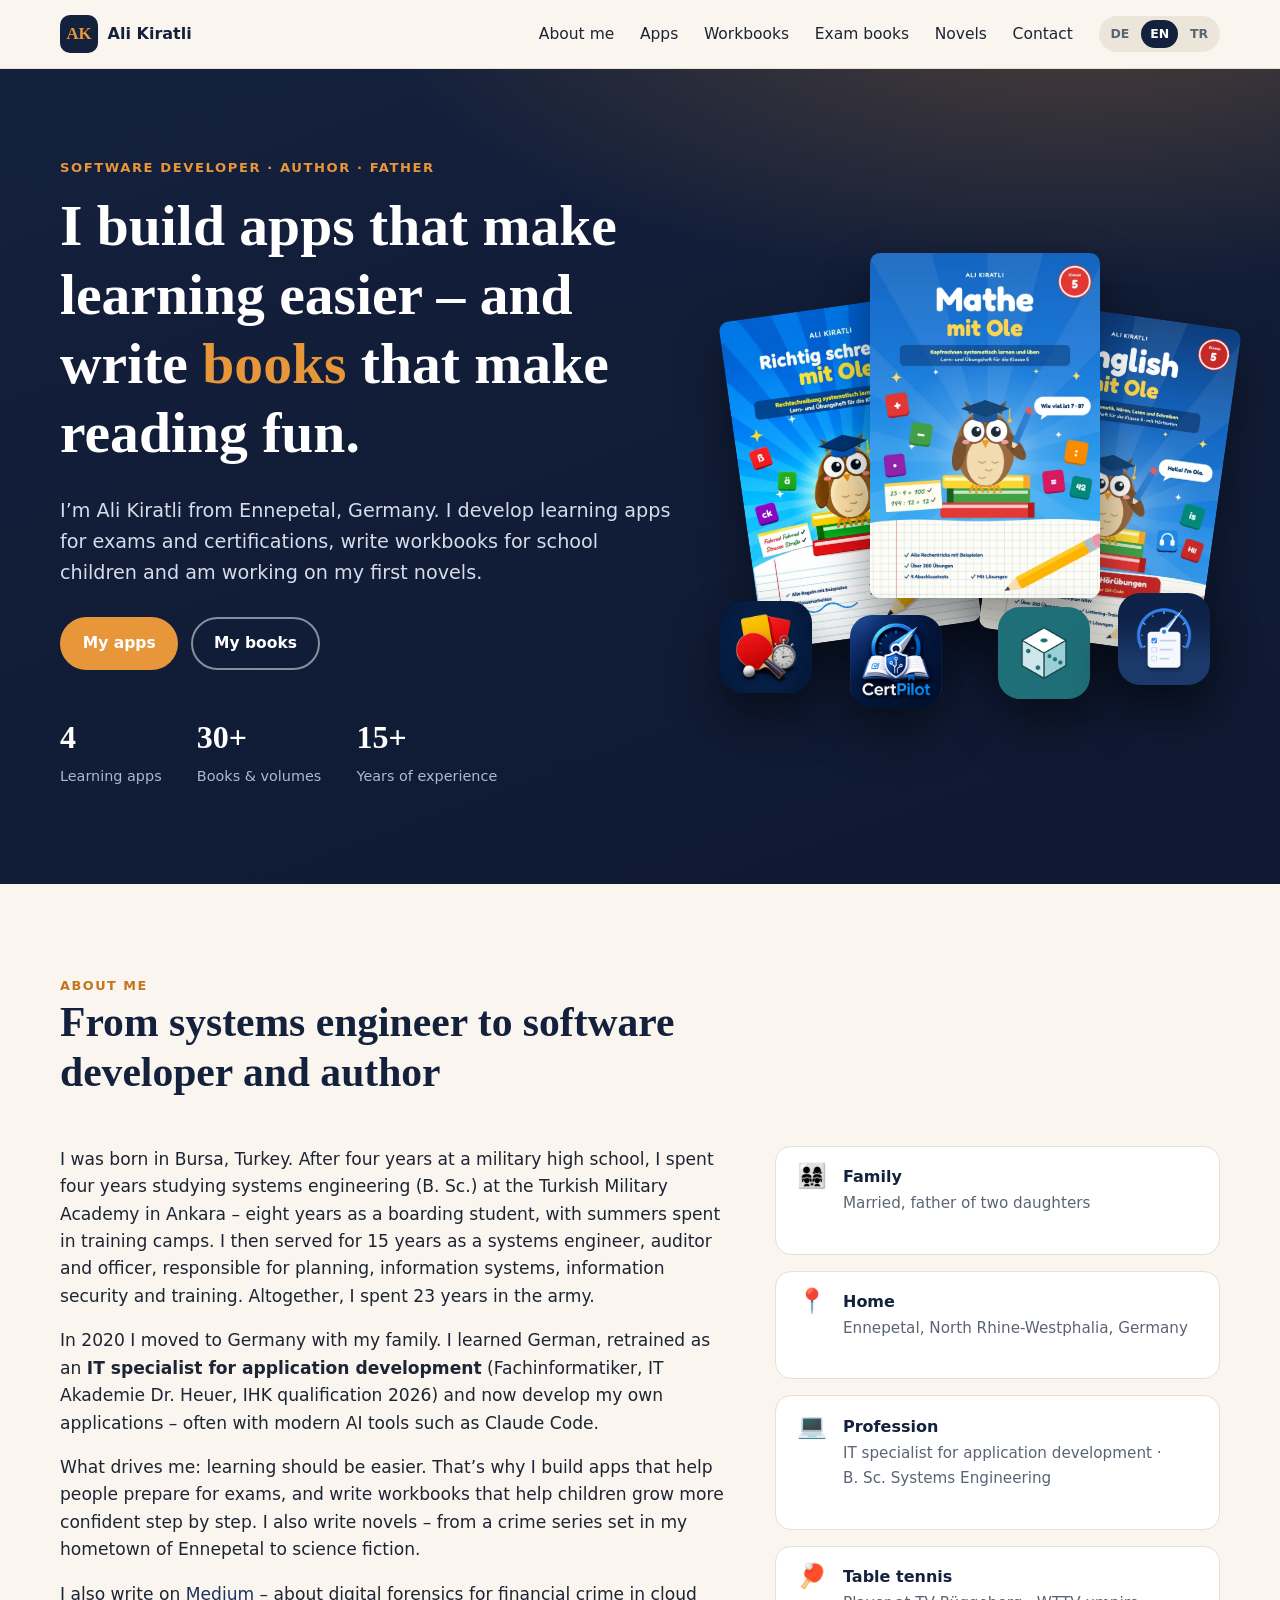
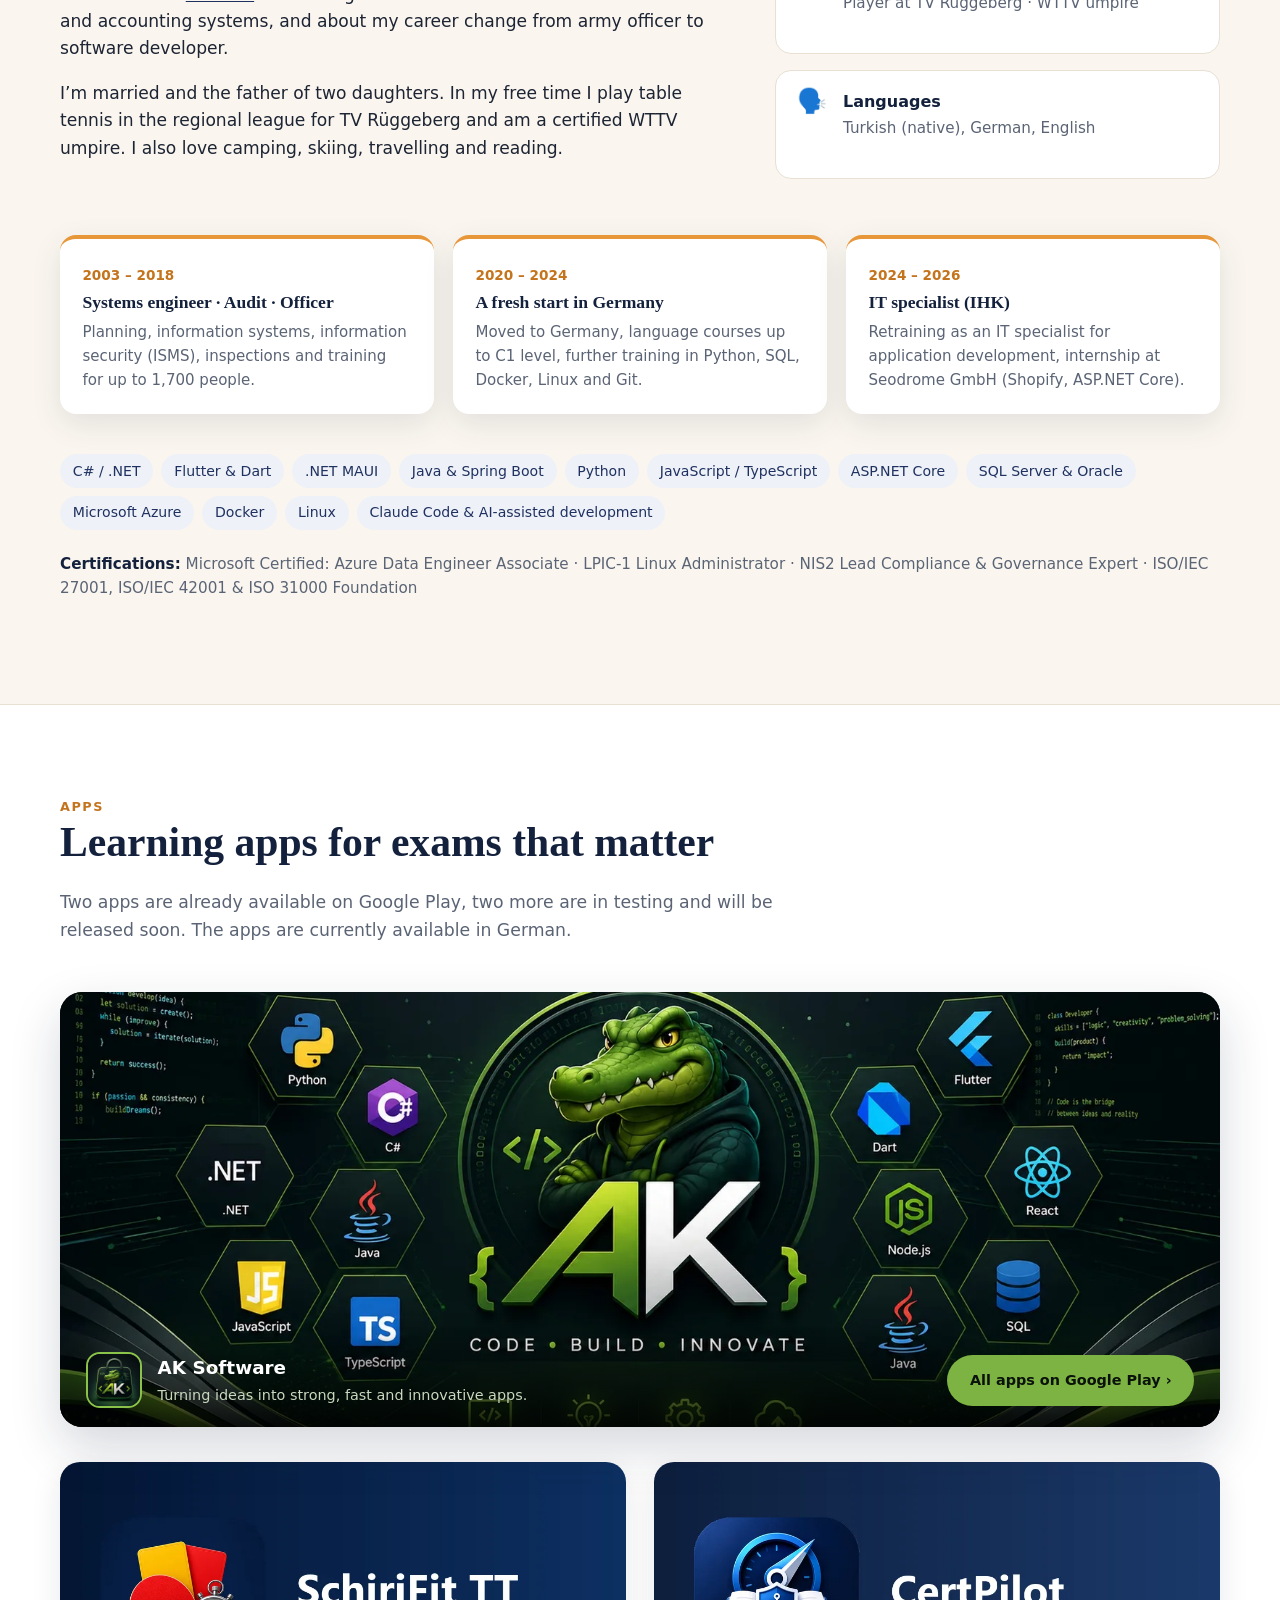
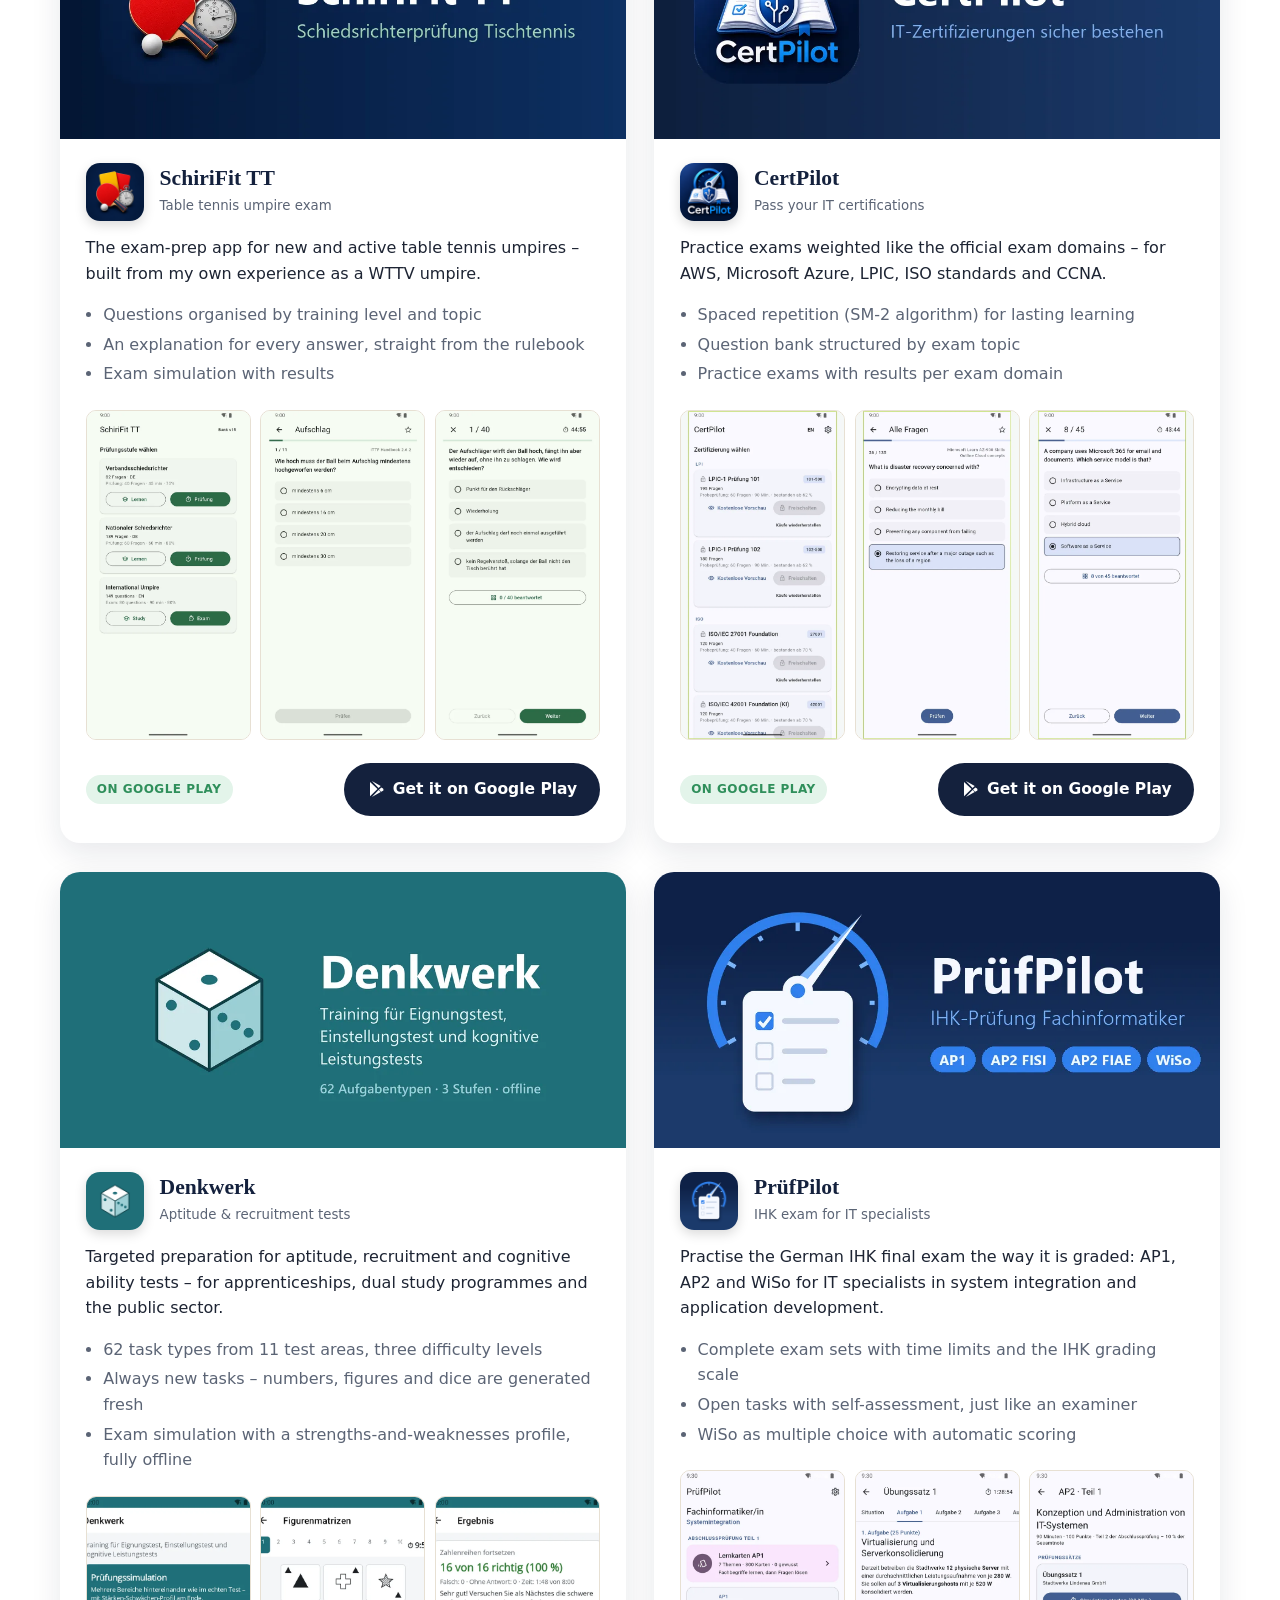
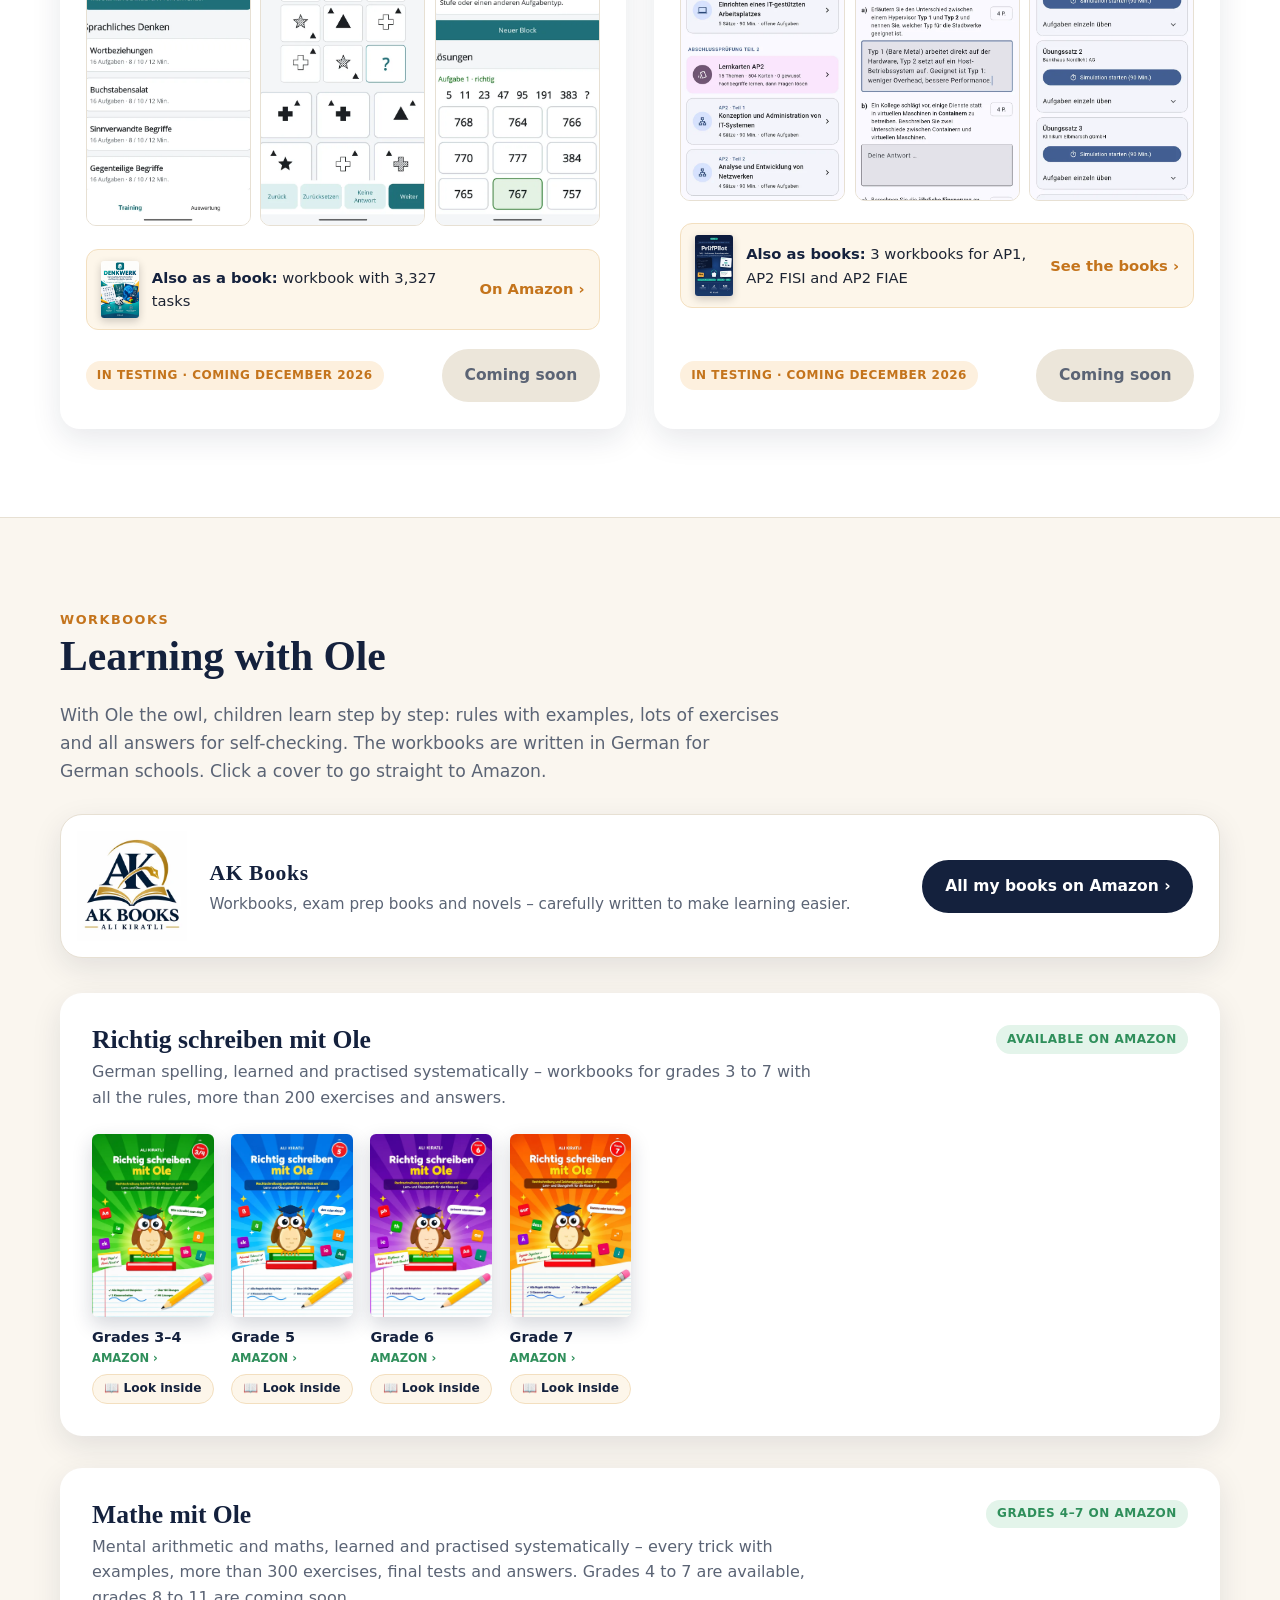
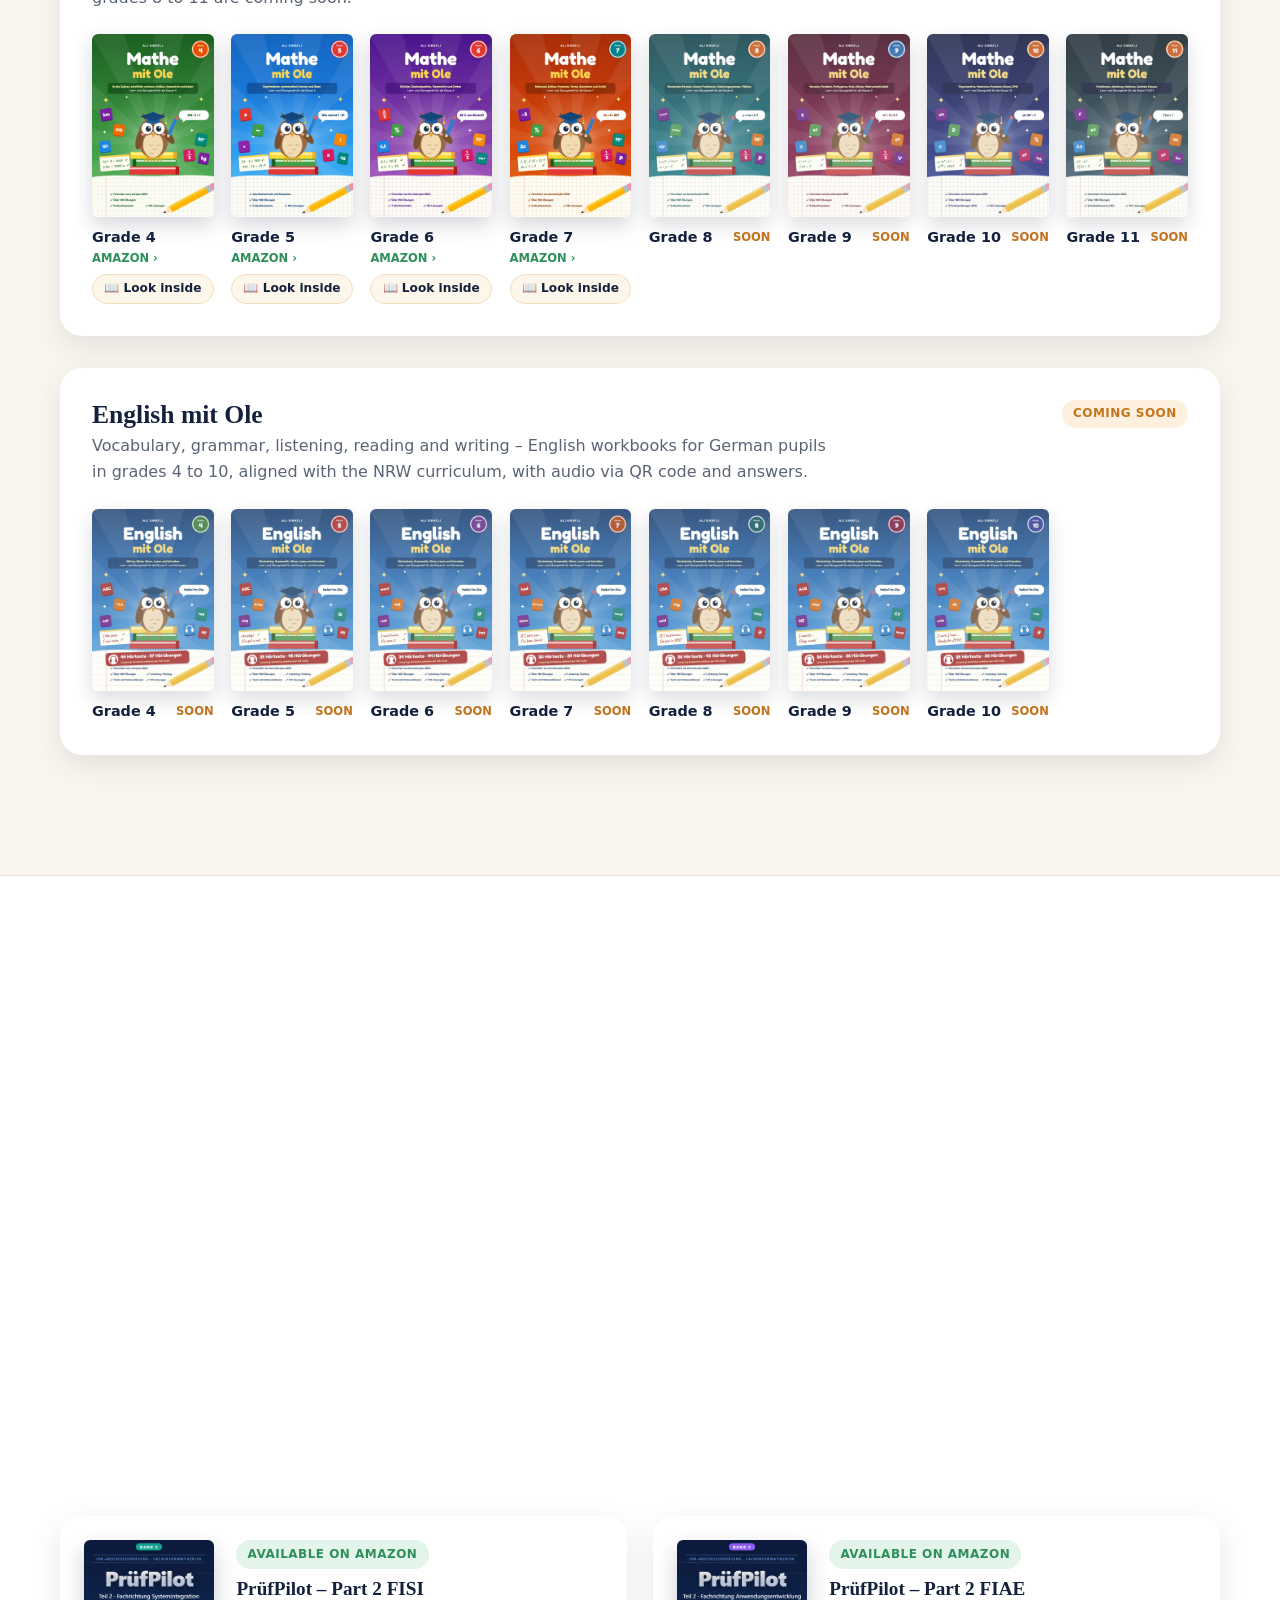
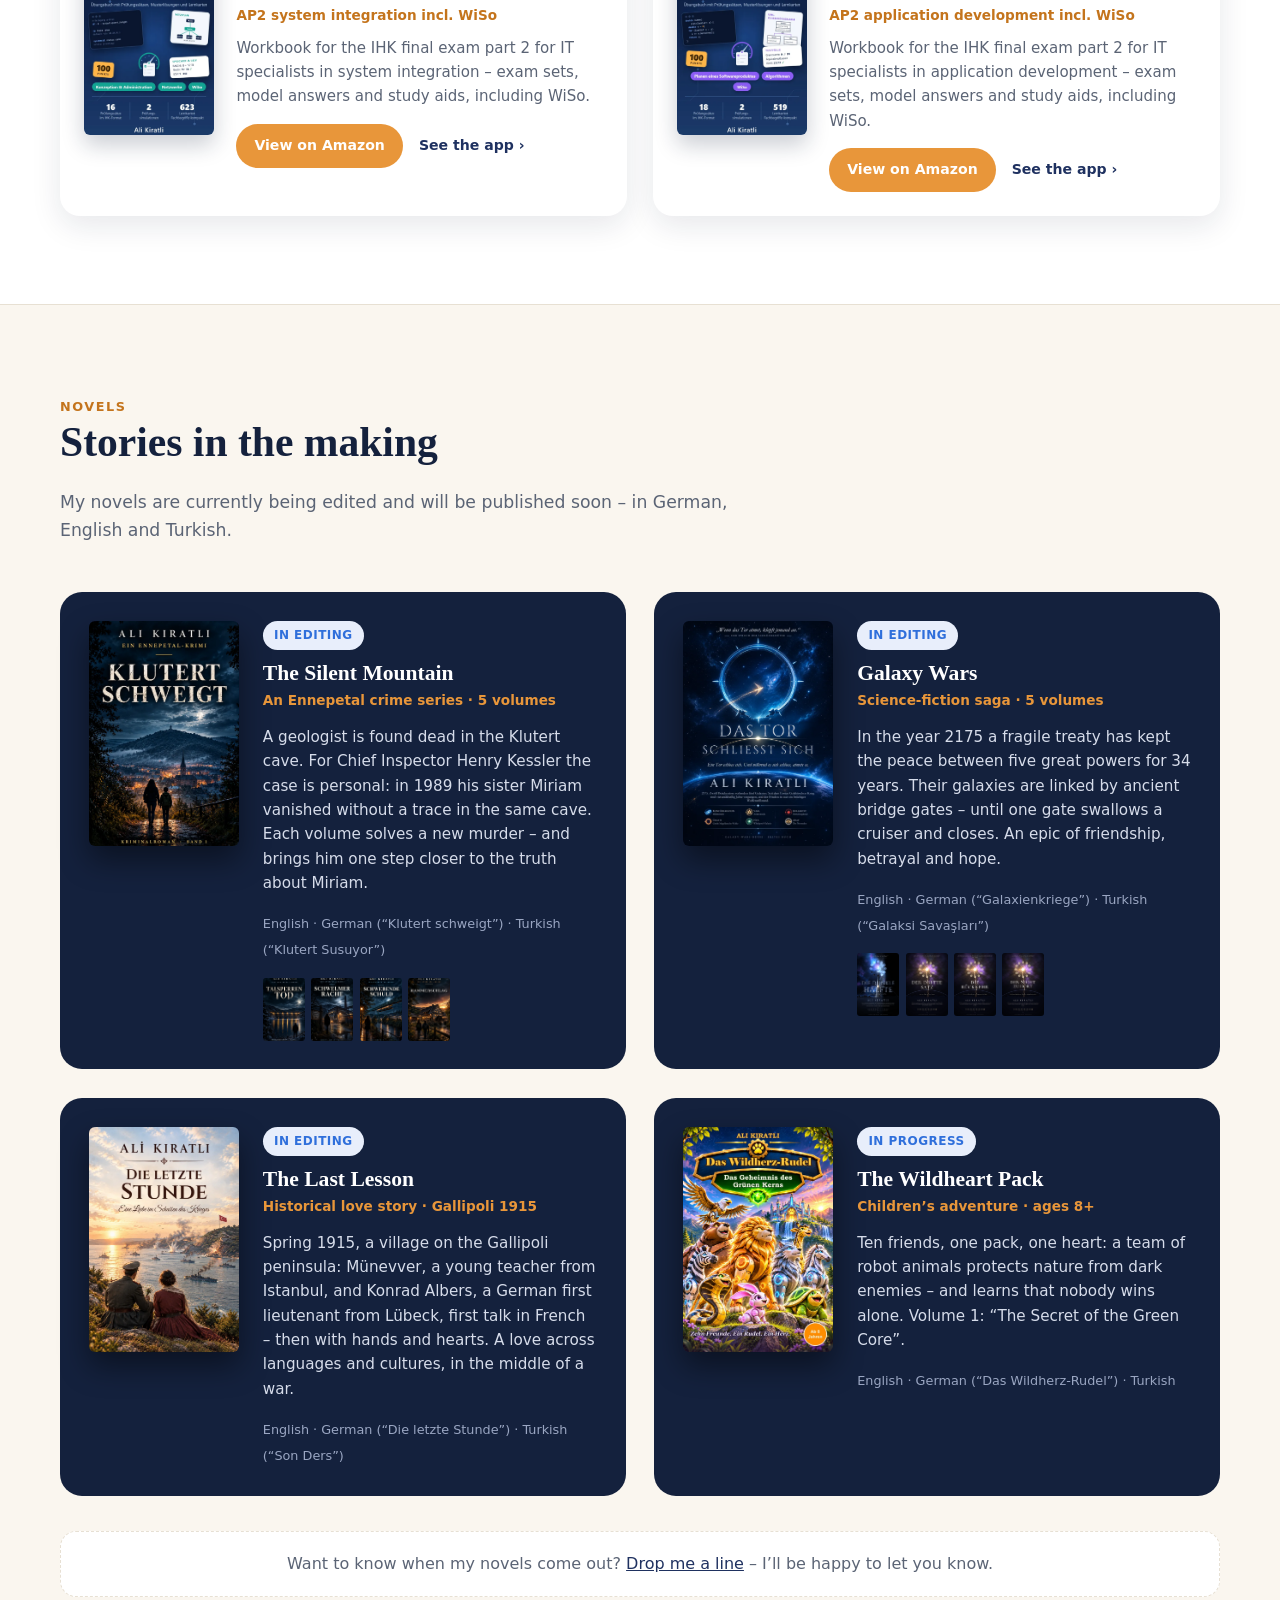
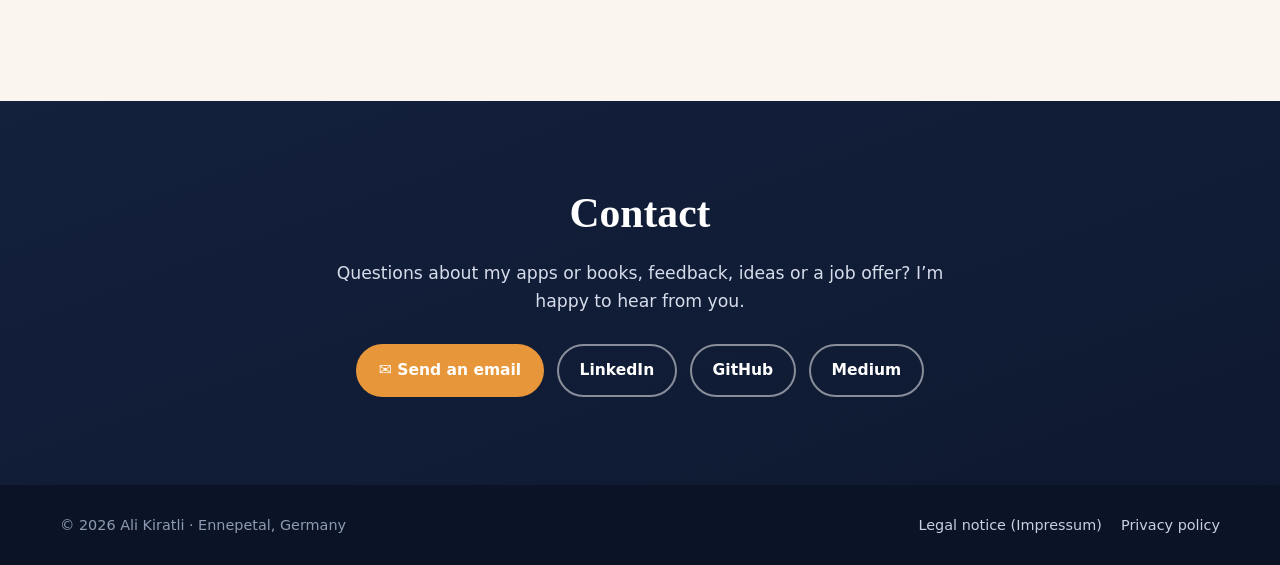
<file: en/index.html>
<!DOCTYPE html>
<html lang="en">
<head>
  <meta charset="utf-8">
  <meta name="viewport" content="width=device-width, initial-scale=1">
  <title>Ali Kiratli – Software Developer &amp; Author</title>
  <meta name="description" content="Ali Kiratli from Ennepetal, Germany: software developer and author. Learning apps such as SchiriFit TT and CertPilot, the workbook series “Richtig schreiben mit Ole”, “Mathe mit Ole” and “English mit Ole”, and novels.">
  <meta property="og:title" content="Ali Kiratli – Software Developer & Author">
  <meta property="og:description" content="Learning apps, workbooks for school children and novels – developed and written in Ennepetal, Germany.">
  <meta property="og:image" content="https://alikiratli.github.io/assets/img/books/mathe-5.webp">
  <link rel="icon" href="../assets/img/favicon.svg" type="image/svg+xml">
  <link rel="alternate" hreflang="de" href="../index.html">
  <link rel="alternate" hreflang="en" href="index.html">
  <link rel="alternate" hreflang="tr" href="../tr/index.html">
  <link rel="stylesheet" href="../assets/css/style.css">
</head>
<body>
<a class="skip" href="#main">Skip to content</a>

<!-- ================= HEADER ================= -->
<header class="site-header">
  <nav class="container nav" aria-label="Main navigation">
    <a href="#top" class="brand"><span class="mono">AK</span> Ali Kiratli</a>
    <div class="nav-right">
    <ul>
      <li><a href="#about">About me</a></li>
      <li><a href="#apps">Apps</a></li>
      <li><a href="#workbooks">Workbooks</a></li>
      <li><a href="#exam-books">Exam books</a></li>
      <li><a href="#novels">Novels</a></li>
      <li><a href="#contact">Contact</a></li>
    </ul>
    <div class="lang" aria-label="Language"><a href="../index.html" lang="de">DE</a><a href="index.html" aria-current="page" lang="en">EN</a><a href="../tr/index.html" lang="tr">TR</a></div>
    <button class="nav-toggle" aria-label="Open menu" aria-expanded="false">☰</button>
    </div>
  </nav>
</header>

<main id="main">

<!-- ================= HERO ================= -->
<section class="hero" id="top">
  <div class="container hero-grid">
    <div>
      <p class="eyebrow">Software developer · Author · Father</p>
      <h1>I build apps that make learning easier – and write <span>books</span> that make reading fun.</h1>
      <p class="lead">I’m Ali Kiratli from Ennepetal, Germany. I develop learning apps for exams and certifications, write workbooks for school children and am working on my first novels.</p>
      <div class="hero-actions">
        <a href="#apps" class="btn btn-primary">My apps</a>
        <a href="#workbooks" class="btn btn-ghost">My books</a>
      </div>
      <div class="hero-stats">
        <div><strong>4</strong><span>Learning apps</span></div>
        <div><strong>30+</strong><span>Books &amp; volumes</span></div>
        <div><strong>15+</strong><span>Years of experience</span></div>
      </div>
    </div>
    <div class="hero-collage" aria-hidden="true">
      <img class="c1" src="../assets/img/books/rs-5.webp" alt="">
      <img class="c2" src="../assets/img/books/mathe-5.webp" alt="">
      <img class="c3" src="../assets/img/books/english-5.webp" alt="">
      <img class="app a1" src="../assets/img/apps/schirifit-icon.png" alt="">
      <img class="app a2" src="../assets/img/apps/certpilot-icon.png" alt="">
      <img class="app a3" src="../assets/img/apps/denkwerk-icon.png" alt="">
      <img class="app a4" src="../assets/img/apps/prufpilot-icon.png" alt="">
    </div>
  </div>
</section>

<!-- ================= ABOUT ================= -->
<section id="about">
  <div class="container">
    <div class="section-head reveal">
      <span class="kicker">About me</span>
      <h2>From systems engineer to software developer and author</h2>
    </div>
    <div class="about-grid">
      <div class="about-text reveal">
        <p>I was born in Bursa, Turkey. After four years at a military high school, I spent four years studying systems engineering (B.&nbsp;Sc.) at the Turkish Military Academy in Ankara – eight years as a boarding student, with summers spent in training camps. I then served for 15 years as a systems engineer, auditor and officer, responsible for planning, information systems, information security and training. Altogether, I spent 23 years in the army.</p>
        <p>In 2020 I moved to Germany with my family. I learned German, retrained as an <strong>IT specialist for application development</strong> (Fachinformatiker, IT Akademie Dr. Heuer, IHK qualification 2026) and now develop my own applications – often with modern AI tools such as Claude Code.</p>
        <p>What drives me: learning should be easier. That’s why I build apps that help people prepare for exams, and write workbooks that help children grow more confident step by step. I also write novels – from a crime series set in my hometown of Ennepetal to science fiction.</p>
        <p>I also write on <a href="https://medium.com/@alikiratlide" target="_blank" rel="noopener">Medium</a> – about digital forensics for financial crime in cloud and accounting systems, and about my career change from army officer to software developer.</p>
        <p>I’m married and the father of two daughters. In my free time I play table tennis in the regional league for TV Rüggeberg and am a certified WTTV umpire. I also love camping, skiing, travelling and reading.</p>
      </div>
      <div class="facts reveal">
        <div class="fact"><span class="ic">👨‍👩‍👧‍👧</span><div><strong>Family</strong><span>Married, father of two daughters</span></div></div>
        <div class="fact"><span class="ic">📍</span><div><strong>Home</strong><span>Ennepetal, North Rhine-Westphalia, Germany</span></div></div>
        <div class="fact"><span class="ic">💻</span><div><strong>Profession</strong><span>IT specialist for application development · B.&nbsp;Sc. Systems Engineering</span></div></div>
        <div class="fact"><span class="ic">🏓</span><div><strong>Table tennis</strong><span>Player at TV Rüggeberg · WTTV umpire</span></div></div>
        <div class="fact"><span class="ic">🗣️</span><div><strong>Languages</strong><span>Turkish (native), German, English</span></div></div>
      </div>
    </div>

    <div class="timeline">
      <div class="tl reveal"><time>2003 – 2018</time><h3>Systems engineer · Audit · Officer</h3><p>Planning, information systems, information security (ISMS), inspections and training for up to 1,700 people.</p></div>
      <div class="tl reveal"><time>2020 – 2024</time><h3>A fresh start in Germany</h3><p>Moved to Germany, language courses up to C1 level, further training in Python, SQL, Docker, Linux and Git.</p></div>
      <div class="tl reveal"><time>2024 – 2026</time><h3>IT specialist (IHK)</h3><p>Retraining as an IT specialist for application development, internship at Seodrome GmbH (Shopify, ASP.NET Core).</p></div>
    </div>

    <div class="skills reveal" aria-label="Skills">
      <span>C# / .NET</span><span>Flutter &amp; Dart</span><span>.NET MAUI</span><span>Java &amp; Spring Boot</span>
      <span>Python</span><span>JavaScript / TypeScript</span><span>ASP.NET Core</span><span>SQL Server &amp; Oracle</span>
      <span>Microsoft Azure</span><span>Docker</span><span>Linux</span><span>Claude Code &amp; AI-assisted development</span>
    </div>
    <p class="certs reveal"><strong>Certifications:</strong> Microsoft Certified: Azure Data Engineer Associate · LPIC-1 Linux Administrator · NIS2 Lead Compliance &amp; Governance Expert · ISO/IEC 27001, ISO/IEC 42001 &amp; ISO 31000 Foundation</p>
  </div>
</section>

<!-- ================= APPS ================= -->
<section id="apps" class="alt">
  <div class="container">
    <div class="section-head reveal">
      <span class="kicker">Apps</span>
      <h2>Learning apps for exams that matter</h2>
      <p>Two apps are already available on Google Play, two more are in testing and will be released soon. The apps are currently available in German.</p>
    </div>

    <a class="dev-banner reveal" href="https://play.google.com/store/apps/dev?id=8219610526764782425" target="_blank" rel="noopener">
      <img src="../assets/img/apps/dev-header.webp" alt="AK Software – Code, Build, Innovate" loading="lazy">
      <div class="dev-info">
        <img src="../assets/img/apps/dev-logo.png" alt="" loading="lazy">
        <div><strong>AK Software</strong><span>Turning ideas into strong, fast and innovative apps.</span></div>
        <span class="btn">All apps on Google Play ›</span>
      </div>
    </a>

    <div class="apps-grid">
      <!-- SchiriFit TT -->
      <article class="app-card reveal">
        <img class="app-banner" src="../assets/img/apps/schirifit-banner.webp" alt="SchiriFit TT – table tennis umpire exam" loading="lazy">
        <div class="app-body">
          <div class="app-title">
            <img src="../assets/img/apps/schirifit-icon.png" alt="" loading="lazy">
            <div><h3>SchiriFit TT</h3><small>Table tennis umpire exam</small></div>
          </div>
          <p>The exam-prep app for new and active table tennis umpires – built from my own experience as a WTTV umpire.</p>
          <ul>
            <li>Questions organised by training level and topic</li>
            <li>An explanation for every answer, straight from the rulebook</li>
            <li>Exam simulation with results</li>
          </ul>
          <div class="shots">
            <img src="../assets/img/apps/schirifit-s1.webp" alt="SchiriFit TT: levels" loading="lazy">
            <img src="../assets/img/apps/schirifit-s2.webp" alt="SchiriFit TT: learning" loading="lazy">
            <img src="../assets/img/apps/schirifit-s3.webp" alt="SchiriFit TT: exam" loading="lazy">
          </div>
          <div class="app-foot">
            <span class="badge badge-live">On Google Play</span>
            <a class="btn btn-dark" href="https://play.google.com/store/apps/details?id=com.alikiratli.schirifitt" target="_blank" rel="noopener">
              <svg viewBox="0 0 24 24" fill="currentColor" aria-hidden="true"><path d="M4 2.5v19l10-9.5L4 2.5zm11.4 8.2 2.9-2.8L6.5 1.3l8.9 9.4zm0 2.6-8.9 9.4 11.8-6.6-2.9-2.8zm6-1.9-2.4-1.4-3 2.9 3 2.9 2.4-1.4c.8-.5.8-1.6 0-3z"/></svg>
              Get it on Google Play
            </a>
          </div>
        </div>
      </article>

      <!-- CertPilot -->
      <article class="app-card reveal">
        <img class="app-banner" src="../assets/img/apps/certpilot-banner.webp" alt="CertPilot – pass your IT certifications" loading="lazy">
        <div class="app-body">
          <div class="app-title">
            <img src="../assets/img/apps/certpilot-icon.png" alt="" loading="lazy">
            <div><h3>CertPilot</h3><small>Pass your IT certifications</small></div>
          </div>
          <p>Practice exams weighted like the official exam domains – for AWS, Microsoft Azure, LPIC, ISO standards and CCNA.</p>
          <ul>
            <li>Spaced repetition (SM-2 algorithm) for lasting learning</li>
            <li>Question bank structured by exam topic</li>
            <li>Practice exams with results per exam domain</li>
          </ul>
          <div class="shots">
            <img src="../assets/img/apps/certpilot-s1.webp" alt="CertPilot: certifications" loading="lazy">
            <img src="../assets/img/apps/certpilot-s2.webp" alt="CertPilot: learning" loading="lazy">
            <img src="../assets/img/apps/certpilot-s3.webp" alt="CertPilot: exam" loading="lazy">
          </div>
          <div class="app-foot">
            <span class="badge badge-live">On Google Play</span>
            <a class="btn btn-dark" href="https://play.google.com/store/apps/details?id=de.certpilot.certpilot" target="_blank" rel="noopener">
              <svg viewBox="0 0 24 24" fill="currentColor" aria-hidden="true"><path d="M4 2.5v19l10-9.5L4 2.5zm11.4 8.2 2.9-2.8L6.5 1.3l8.9 9.4zm0 2.6-8.9 9.4 11.8-6.6-2.9-2.8zm6-1.9-2.4-1.4-3 2.9 3 2.9 2.4-1.4c.8-.5.8-1.6 0-3z"/></svg>
              Get it on Google Play
            </a>
          </div>
        </div>
      </article>

      <!-- Denkwerk -->
      <article class="app-card reveal" id="app-denkwerk">
        <img class="app-banner" src="../assets/img/apps/denkwerk-banner.webp" alt="Denkwerk – aptitude test training" loading="lazy">
        <div class="app-body">
          <div class="app-title">
            <img src="../assets/img/apps/denkwerk-icon.png" alt="" loading="lazy">
            <div><h3>Denkwerk</h3><small>Aptitude &amp; recruitment tests</small></div>
          </div>
          <p>Targeted preparation for aptitude, recruitment and cognitive ability tests – for apprenticeships, dual study programmes and the public sector.</p>
          <ul>
            <li>62 task types from 11 test areas, three difficulty levels</li>
            <li>Always new tasks – numbers, figures and dice are generated fresh</li>
            <li>Exam simulation with a strengths-and-weaknesses profile, fully offline</li>
          </ul>
          <div class="shots">
            <img src="../assets/img/apps/denkwerk-s1.webp" alt="Denkwerk: start" loading="lazy">
            <img src="../assets/img/apps/denkwerk-s2.webp" alt="Denkwerk: task" loading="lazy">
            <img src="../assets/img/apps/denkwerk-s3.webp" alt="Denkwerk: result" loading="lazy">
          </div>
          <a class="also-book" href="https://www.amazon.de/dp/B0HN4MF4NX" target="_blank" rel="noopener"><img src="../assets/img/books/denkwerk-buch.webp" alt=""><span><strong>Also as a book:</strong> workbook with 3,327 tasks</span><span class="arrow">On Amazon ›</span></a>
          <div class="app-foot">
            <span class="badge badge-soon">In testing · coming December 2026</span>
            <!-- After release replace with:
            <a class="btn btn-dark" href="https://play.google.com/store/apps/details?id=de.denkwerk.app" target="_blank" rel="noopener">Get it on Google Play</a> -->
            <span class="btn btn-disabled">Coming soon</span>
          </div>
        </div>
      </article>

      <!-- PrüfPilot -->
      <article class="app-card reveal" id="app-pruefpilot">
        <img class="app-banner" src="../assets/img/apps/prufpilot-banner.webp" alt="PrüfPilot – IHK exam for IT specialists" loading="lazy">
        <div class="app-body">
          <div class="app-title">
            <img src="../assets/img/apps/prufpilot-icon.png" alt="" loading="lazy">
            <div><h3>PrüfPilot</h3><small>IHK exam for IT specialists</small></div>
          </div>
          <p>Practise the German IHK final exam the way it is graded: AP1, AP2 and WiSo for IT specialists in system integration and application development.</p>
          <ul>
            <li>Complete exam sets with time limits and the IHK grading scale</li>
            <li>Open tasks with self-assessment, just like an examiner</li>
            <li>WiSo as multiple choice with automatic scoring</li>
          </ul>
          <div class="shots">
            <img src="../assets/img/apps/prufpilot-s1.webp" alt="PrüfPilot: start" loading="lazy">
            <img src="../assets/img/apps/prufpilot-s2.webp" alt="PrüfPilot: task" loading="lazy">
            <img src="../assets/img/apps/prufpilot-s3.webp" alt="PrüfPilot: exam sets" loading="lazy">
          </div>
          <a class="also-book" href="#exam-books"><img src="../assets/img/books/pp-fisi.webp" alt=""><span><strong>Also as books:</strong> 3 workbooks for AP1, AP2 FISI and AP2 FIAE</span><span class="arrow">See the books ›</span></a>
          <div class="app-foot">
            <span class="badge badge-soon">In testing · coming December 2026</span>
            <!-- After release replace with:
            <a class="btn btn-dark" href="https://play.google.com/store/apps/details?id=de.pruefpilot.pruefpilot" target="_blank" rel="noopener">Get it on Google Play</a> -->
            <span class="btn btn-disabled">Coming soon</span>
          </div>
        </div>
      </article>
    </div>
  </div>
</section>

<!-- ================= WORKBOOKS ================= -->
<section id="workbooks">
  <div class="container">
    <div class="section-head reveal">
      <span class="kicker">Workbooks</span>
      <h2>Learning with Ole</h2>
      <p>With Ole the owl, children learn step by step: rules with examples, lots of exercises and all answers for self-checking. The workbooks are written in German for German schools. Click a cover to go straight to Amazon.</p>
    </div>

    <a class="publisher-card reveal" href="https://www.amazon.de/stores/author/B0HNXRCQNM/allbooks" target="_blank" rel="noopener">
      <img src="../assets/img/books/ak-books-logo.webp" alt="AK Books – Ali Kiratli" width="320" height="320" loading="lazy">
      <div><strong>AK Books</strong><span>Workbooks, exam prep books and novels – carefully written to make learning easier.</span></div>
      <span class="btn btn-dark">All my books on Amazon ›</span>
    </a>

    <!-- Richtig schreiben mit Ole -->
    <div class="series reveal">
      <div class="series-head">
        <div>
          <h3>Richtig schreiben mit Ole</h3>
          <p>German spelling, learned and practised systematically – workbooks for grades 3 to 7 with all the rules, more than 200 exercises and answers.</p>
        </div>
        <span class="badge badge-live">Available on Amazon</span>
      </div>
      <div class="covers">
        <div class="cover-item"><a class="cover" href="https://www.amazon.de/dp/B0HQ5HKKGM" target="_blank" rel="noopener"><img src="../assets/img/books/rs-3-4.webp" alt="Richtig schreiben mit Ole – grades 3–4" loading="lazy"><span class="cap">Grades 3–4 <em>AMAZON ›</em></span></a><button class="peek" type="button" data-book="rs-3-4" data-title="Richtig schreiben mit Ole – grades 3–4" data-buy="https://www.amazon.de/dp/B0HQ5HKKGM">📖 Look inside</button></div>
        <div class="cover-item"><a class="cover" href="https://www.amazon.de/dp/B0HQ585RS4" target="_blank" rel="noopener"><img src="../assets/img/books/rs-5.webp" alt="Richtig schreiben mit Ole – grade 5" loading="lazy"><span class="cap">Grade 5 <em>AMAZON ›</em></span></a><button class="peek" type="button" data-book="rs-5" data-title="Richtig schreiben mit Ole – grade 5" data-buy="https://www.amazon.de/dp/B0HQ585RS4">📖 Look inside</button></div>
        <div class="cover-item"><a class="cover" href="https://www.amazon.de/dp/B0HQY8XVKL" target="_blank" rel="noopener"><img src="../assets/img/books/rs-6.webp" alt="Richtig schreiben mit Ole – grade 6" loading="lazy"><span class="cap">Grade 6 <em>AMAZON ›</em></span></a><button class="peek" type="button" data-book="rs-6" data-title="Richtig schreiben mit Ole – grade 6" data-buy="https://www.amazon.de/dp/B0HQY8XVKL">📖 Look inside</button></div>
        <div class="cover-item"><a class="cover" href="https://www.amazon.de/dp/B0HQY9NMVP" target="_blank" rel="noopener"><img src="../assets/img/books/rs-7.webp" alt="Richtig schreiben mit Ole – grade 7" loading="lazy"><span class="cap">Grade 7 <em>AMAZON ›</em></span></a><button class="peek" type="button" data-book="rs-7" data-title="Richtig schreiben mit Ole – grade 7" data-buy="https://www.amazon.de/dp/B0HQY9NMVP">📖 Look inside</button></div>
      </div>
    </div>

    <!-- Mathe mit Ole -->
    <div class="series reveal">
      <div class="series-head">
        <div>
          <h3>Mathe mit Ole</h3>
          <p>Mental arithmetic and maths, learned and practised systematically – every trick with examples, more than 300 exercises, final tests and answers. Grades 4 to 7 are available, grades 8 to 11 are coming soon.</p>
        </div>
        <span class="badge badge-live">Grades 4–7 on Amazon</span>
      </div>
      <div class="covers">
        <div class="cover-item"><a class="cover" href="https://www.amazon.de/dp/B0HRVQH3DS" target="_blank" rel="noopener"><img src="../assets/img/books/mathe-4.webp" alt="Mathe mit Ole – grade 4" loading="lazy"><span class="cap">Grade 4 <em>AMAZON ›</em></span></a><button class="peek" type="button" data-book="mathe-4" data-title="Mathe mit Ole – grade 4" data-buy="https://www.amazon.de/dp/B0HRVQH3DS">📖 Look inside</button></div>
        <div class="cover-item"><a class="cover" href="https://www.amazon.de/dp/B0HRVHYV1J" target="_blank" rel="noopener"><img src="../assets/img/books/mathe-5.webp" alt="Mathe mit Ole – grade 5" loading="lazy"><span class="cap">Grade 5 <em>AMAZON ›</em></span></a><button class="peek" type="button" data-book="mathe-5" data-title="Mathe mit Ole – grade 5" data-buy="https://www.amazon.de/dp/B0HRVHYV1J">📖 Look inside</button></div>
        <div class="cover-item"><a class="cover" href="https://www.amazon.de/dp/B0HSM9DJZQ" target="_blank" rel="noopener"><img src="../assets/img/books/mathe-6.webp" alt="Mathe mit Ole – grade 6" loading="lazy"><span class="cap">Grade 6 <em>AMAZON ›</em></span></a><button class="peek" type="button" data-book="mathe-6" data-title="Mathe mit Ole – grade 6" data-buy="https://www.amazon.de/dp/B0HSM9DJZQ">📖 Look inside</button></div>
        <div class="cover-item"><a class="cover" href="https://www.amazon.de/dp/B0HSM4L9Q2" target="_blank" rel="noopener"><img src="../assets/img/books/mathe-7.webp" alt="Mathe mit Ole – grade 7" loading="lazy"><span class="cap">Grade 7 <em>AMAZON ›</em></span></a><button class="peek" type="button" data-book="mathe-7" data-title="Mathe mit Ole – grade 7" data-buy="https://www.amazon.de/dp/B0HSM4L9Q2">📖 Look inside</button></div>
        <div class="cover soon"><img src="../assets/img/books/mathe-8.webp" alt="Mathe mit Ole – grade 8" loading="lazy"><span class="cap">Grade 8 <em>SOON</em></span></div>
        <div class="cover soon"><img src="../assets/img/books/mathe-9.webp" alt="Mathe mit Ole – grade 9" loading="lazy"><span class="cap">Grade 9 <em>SOON</em></span></div>
        <div class="cover soon"><img src="../assets/img/books/mathe-10.webp" alt="Mathe mit Ole – grade 10" loading="lazy"><span class="cap">Grade 10 <em>SOON</em></span></div>
        <div class="cover soon"><img src="../assets/img/books/mathe-11.webp" alt="Mathe mit Ole – grade 11" loading="lazy"><span class="cap">Grade 11 <em>SOON</em></span></div>
      </div>
    </div>

    <!-- English mit Ole -->
    <div class="series reveal">
      <div class="series-head">
        <div>
          <h3>English mit Ole</h3>
          <p>Vocabulary, grammar, listening, reading and writing – English workbooks for German pupils in grades 4 to 10, aligned with the NRW curriculum, with audio via QR code and answers.</p>
        </div>
        <span class="badge badge-soon">Coming soon</span>
      </div>
      <div class="covers">
        <div class="cover soon"><img src="../assets/img/books/english-4.webp" alt="English mit Ole – grade 4" loading="lazy"><span class="cap">Grade 4 <em>SOON</em></span></div>
        <div class="cover soon"><img src="../assets/img/books/english-5.webp" alt="English mit Ole – grade 5" loading="lazy"><span class="cap">Grade 5 <em>SOON</em></span></div>
        <div class="cover soon"><img src="../assets/img/books/english-6.webp" alt="English mit Ole – grade 6" loading="lazy"><span class="cap">Grade 6 <em>SOON</em></span></div>
        <div class="cover soon"><img src="../assets/img/books/english-7.webp" alt="English mit Ole – grade 7" loading="lazy"><span class="cap">Grade 7 <em>SOON</em></span></div>
        <div class="cover soon"><img src="../assets/img/books/english-8.webp" alt="English mit Ole – grade 8" loading="lazy"><span class="cap">Grade 8 <em>SOON</em></span></div>
        <div class="cover soon"><img src="../assets/img/books/english-9.webp" alt="English mit Ole – grade 9" loading="lazy"><span class="cap">Grade 9 <em>SOON</em></span></div>
        <div class="cover soon"><img src="../assets/img/books/english-10.webp" alt="English mit Ole – grade 10" loading="lazy"><span class="cap">Grade 10 <em>SOON</em></span></div>
      </div>
    </div>
  </div>
</section>

<!-- ================= PRÜFUNGSBÜCHER ================= -->
<section id="exam-books" class="alt">
  <div class="container">
    <div class="section-head reveal">
      <span class="kicker">Exam books</span>
      <h2>The books that go with my apps</h2>
      <p>For anyone who prefers learning on paper: Denkwerk and PrüfPilot are also available as workbooks (in German) – with exam sets, model answers and explanations. Ideal alongside the app or for screen-free study.</p>
    </div>
    <div class="exam-grid">
      <article class="exam-book reveal">
        <a href="https://www.amazon.de/dp/B0HN4MF4NX" target="_blank" rel="noopener"><img src="../assets/img/books/denkwerk-buch.webp" alt="Denkwerk – Cover" loading="lazy"></a>
        <div>
          <span class="badge badge-live">Available on Amazon</span>
          <h3>Denkwerk</h3>
          <span class="sub">Aptitude · recruitment · cognitive tests</span>
          <p>Workbook with 3,327 tasks from every test area – with introductions, examples and detailed solutions. The perfect companion to the Denkwerk app.</p>
          <div class="actions">
            <a class="btn btn-primary" href="https://www.amazon.de/dp/B0HN4MF4NX" target="_blank" rel="noopener">View on Amazon</a>
            <a class="link-app" href="#app-denkwerk">See the app ›</a>
          </div>
        </div>
      </article>
      <article class="exam-book reveal">
        <a href="https://www.amazon.de/dp/B0HP3VSBBD" target="_blank" rel="noopener"><img src="../assets/img/books/pp-ap1.webp" alt="PrüfPilot – Part 1 – Cover" loading="lazy"></a>
        <div>
          <span class="badge badge-live">Available on Amazon</span>
          <h3>PrüfPilot – Part 1</h3>
          <span class="sub">IHK final exam part 1 (AP1)</span>
          <p>Workbook for “Setting up an IT workstation” – for IT specialists in both fields, with exam sets and model answers.</p>
          <div class="actions">
            <a class="btn btn-primary" href="https://www.amazon.de/dp/B0HP3VSBBD" target="_blank" rel="noopener">View on Amazon</a>
            <a class="link-app" href="#app-pruefpilot">See the app ›</a>
          </div>
        </div>
      </article>
      <article class="exam-book reveal">
        <a href="https://www.amazon.de/dp/B0HP3SCCVR" target="_blank" rel="noopener"><img src="../assets/img/books/pp-fisi.webp" alt="PrüfPilot – Part 2 FISI – Cover" loading="lazy"></a>
        <div>
          <span class="badge badge-live">Available on Amazon</span>
          <h3>PrüfPilot – Part 2 FISI</h3>
          <span class="sub">AP2 system integration incl. WiSo</span>
          <p>Workbook for the IHK final exam part 2 for IT specialists in system integration – exam sets, model answers and study aids, including WiSo.</p>
          <div class="actions">
            <a class="btn btn-primary" href="https://www.amazon.de/dp/B0HP3SCCVR" target="_blank" rel="noopener">View on Amazon</a>
            <a class="link-app" href="#app-pruefpilot">See the app ›</a>
          </div>
        </div>
      </article>
      <article class="exam-book reveal">
        <a href="https://www.amazon.de/dp/B0HPB2RX7Z" target="_blank" rel="noopener"><img src="../assets/img/books/pp-fiae.webp" alt="PrüfPilot – Part 2 FIAE – Cover" loading="lazy"></a>
        <div>
          <span class="badge badge-live">Available on Amazon</span>
          <h3>PrüfPilot – Part 2 FIAE</h3>
          <span class="sub">AP2 application development incl. WiSo</span>
          <p>Workbook for the IHK final exam part 2 for IT specialists in application development – exam sets, model answers and study aids, including WiSo.</p>
          <div class="actions">
            <a class="btn btn-primary" href="https://www.amazon.de/dp/B0HPB2RX7Z" target="_blank" rel="noopener">View on Amazon</a>
            <a class="link-app" href="#app-pruefpilot">See the app ›</a>
          </div>
        </div>
      </article>
    </div>
  </div>
</section>

<!-- ================= NOVELS ================= -->
<section id="novels">
  <div class="container">
    <div class="section-head reveal">
      <span class="kicker">Novels</span>
      <h2>Stories in the making</h2>
      <p>My novels are currently being edited and will be published soon – in German, English and Turkish.</p>
    </div>

    <div class="novels">
      <article class="novel reveal">
        <img src="../assets/img/books/klutert-1.webp" alt="The Silent Mountain (Klutert schweigt) – cover" loading="lazy">
        <div>
          <span class="badge badge-edit">In editing</span>
          <h3 style="margin-top:.7rem">The Silent Mountain</h3>
          <span class="genre">An Ennepetal crime series · 5 volumes</span>
          <p>A geologist is found dead in the Klutert cave. For Chief Inspector Henry Kessler the case is personal: in 1989 his sister Miriam vanished without a trace in the same cave. Each volume solves a new murder – and brings him one step closer to the truth about Miriam.</p>
          <span class="langs">English · German (“Klutert schweigt”) · Turkish (“Klutert Susuyor”)</span>
          <div class="vols" aria-hidden="true">
            <img src="../assets/img/books/klutert-2.webp" alt=""><img src="../assets/img/books/klutert-3.webp" alt=""><img src="../assets/img/books/klutert-4.webp" alt=""><img src="../assets/img/books/klutert-5.webp" alt="">
          </div>
        </div>
      </article>

      <article class="novel reveal">
        <img src="../assets/img/books/galaxie-1.webp" alt="Galaxy Wars – The Closing Gate – cover" loading="lazy">
        <div>
          <span class="badge badge-edit">In editing</span>
          <h3 style="margin-top:.7rem">Galaxy Wars</h3>
          <span class="genre">Science-fiction saga · 5 volumes</span>
          <p>In the year 2175 a fragile treaty has kept the peace between five great powers for 34 years. Their galaxies are linked by ancient bridge gates – until one gate swallows a cruiser and closes. An epic of friendship, betrayal and hope.</p>
          <span class="langs">English · German (“Galaxienkriege”) · Turkish (“Galaksi Savaşları”)</span>
          <div class="vols" aria-hidden="true">
            <img src="../assets/img/books/galaxie-2.webp" alt=""><img src="../assets/img/books/galaxie-3.webp" alt=""><img src="../assets/img/books/galaxie-4.webp" alt=""><img src="../assets/img/books/galaxie-5.webp" alt="">
          </div>
        </div>
      </article>

      <article class="novel reveal">
        <img src="../assets/img/books/letzte-stunde.webp" alt="The Last Lesson – cover" loading="lazy">
        <div>
          <span class="badge badge-edit">In editing</span>
          <h3 style="margin-top:.7rem">The Last Lesson</h3>
          <span class="genre">Historical love story · Gallipoli 1915</span>
          <p>Spring 1915, a village on the Gallipoli peninsula: Münevver, a young teacher from Istanbul, and Konrad Albers, a German first lieutenant from Lübeck, first talk in French – then with hands and hearts. A love across languages and cultures, in the middle of a war.</p>
          <span class="langs">English · German (“Die letzte Stunde”) · Turkish (“Son Ders”)</span>
        </div>
      </article>

      <article class="novel reveal">
        <img src="../assets/img/books/wildherz.webp" alt="The Wildheart Pack – cover" loading="lazy">
        <div>
          <span class="badge badge-edit">In progress</span>
          <h3 style="margin-top:.7rem">The Wildheart Pack</h3>
          <span class="genre">Children’s adventure · ages 8+</span>
          <p>Ten friends, one pack, one heart: a team of robot animals protects nature from dark enemies – and learns that nobody wins alone. Volume 1: “The Secret of the Green Core”.</p>
          <span class="langs">English · German (“Das Wildherz-Rudel”) · Turkish</span>
        </div>
      </article>
    </div>

    <p class="novels-note reveal">Want to know when my novels come out? <a href="#contact">Drop me a line</a> – I’ll be happy to let you know.</p>
  </div>
</section>

<!-- ================= CONTACT ================= -->
<section id="contact" class="contact">
  <div class="container">
    <h2>Contact</h2>
    <p>Questions about my apps or books, feedback, ideas or a job offer? I’m happy to hear from you.</p>
    <div class="contact-links">
      <a class="btn btn-primary" href="mailto:alikiratlide@gmail.com">✉️ Send an email</a>
      <a class="btn btn-ghost" href="https://www.linkedin.com/in/ali-k-37786b121/" target="_blank" rel="noopener">LinkedIn</a>
      <a class="btn btn-ghost" href="https://github.com/alikiratli" target="_blank" rel="noopener">GitHub</a>
      <a class="btn btn-ghost" href="https://medium.com/@alikiratlide" target="_blank" rel="noopener">Medium</a>
    </div>
  </div>
</section>

</main>

<footer>
  <div class="container">
    <span>© <span id="year">2026</span> Ali Kiratli · Ennepetal, Germany</span>
    <span><a href="../impressum.html">Legal notice (Impressum)</a><a href="../datenschutz.html">Privacy policy</a></span>
  </div>
</footer>

<div class="lightbox" role="dialog" aria-label="Image view"><img alt=""></div>
<script src="../assets/js/main.js"></script>
</body>
</html>
</file>
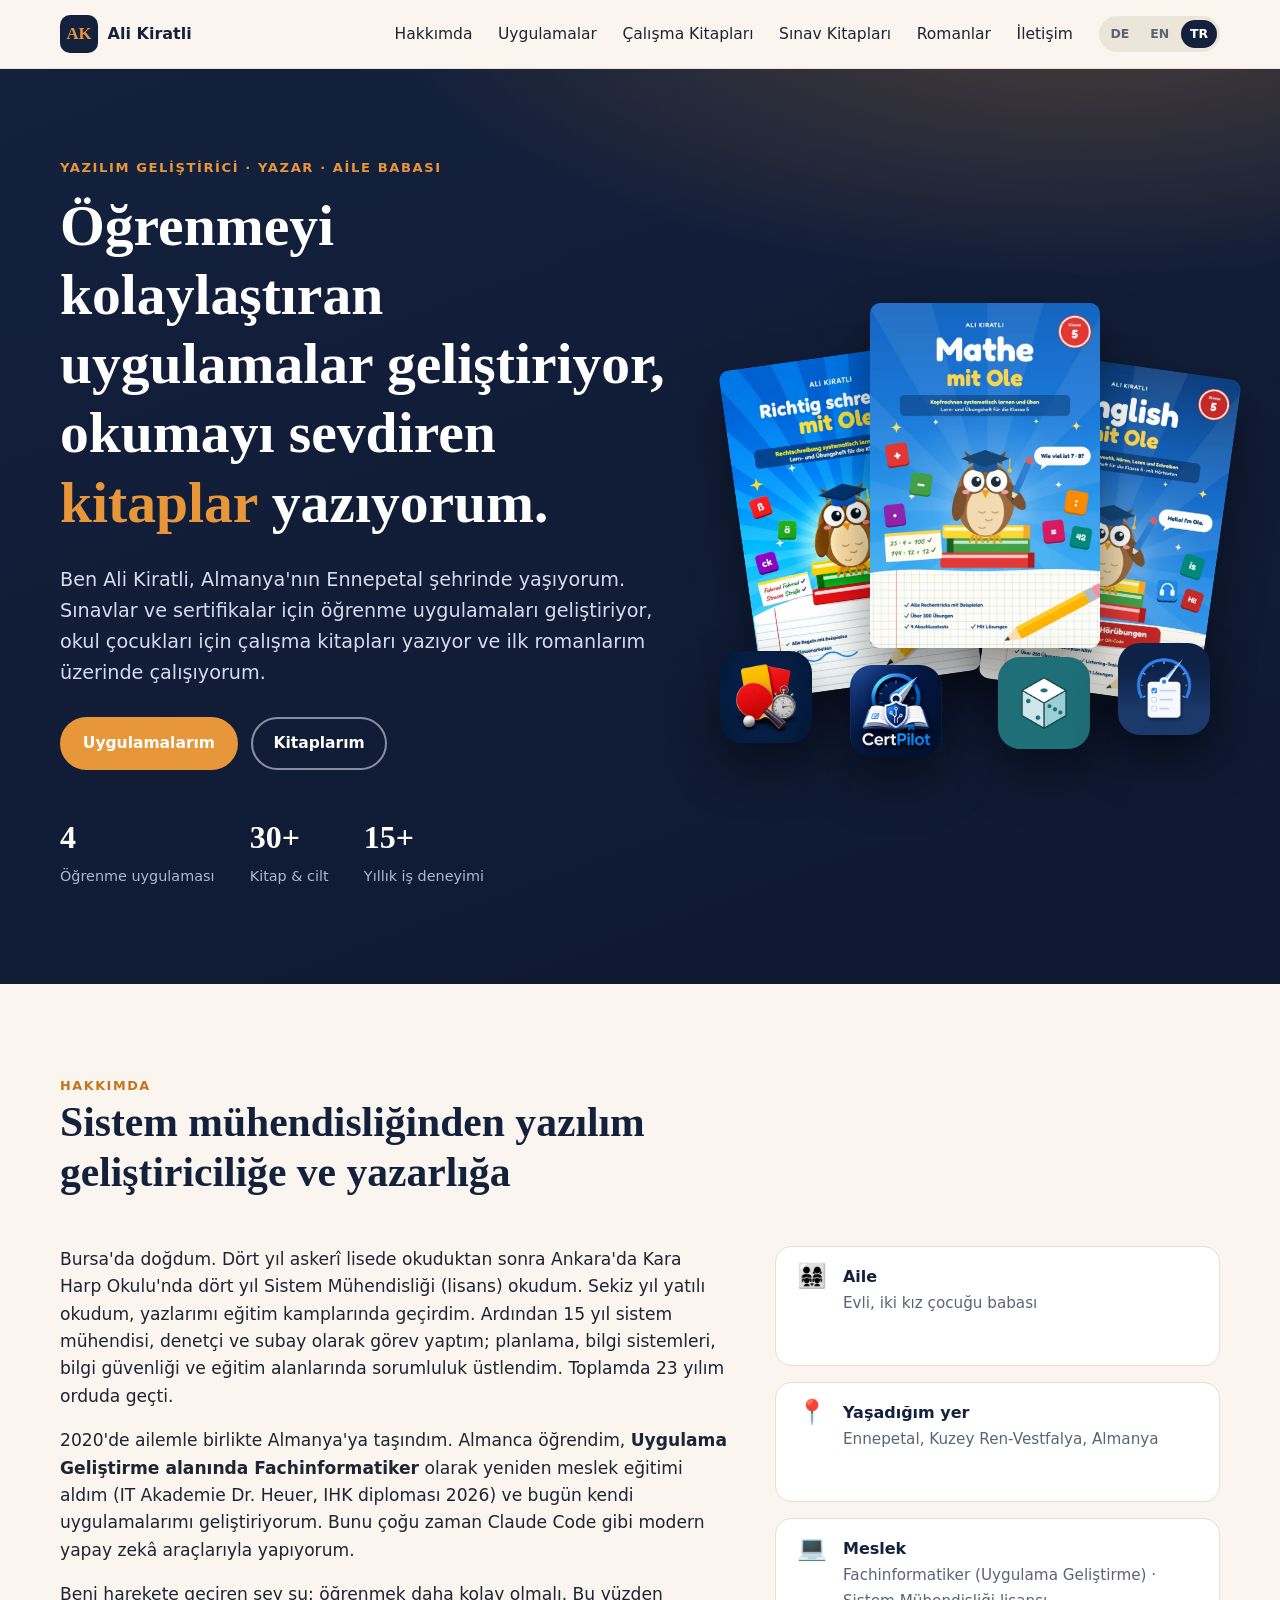
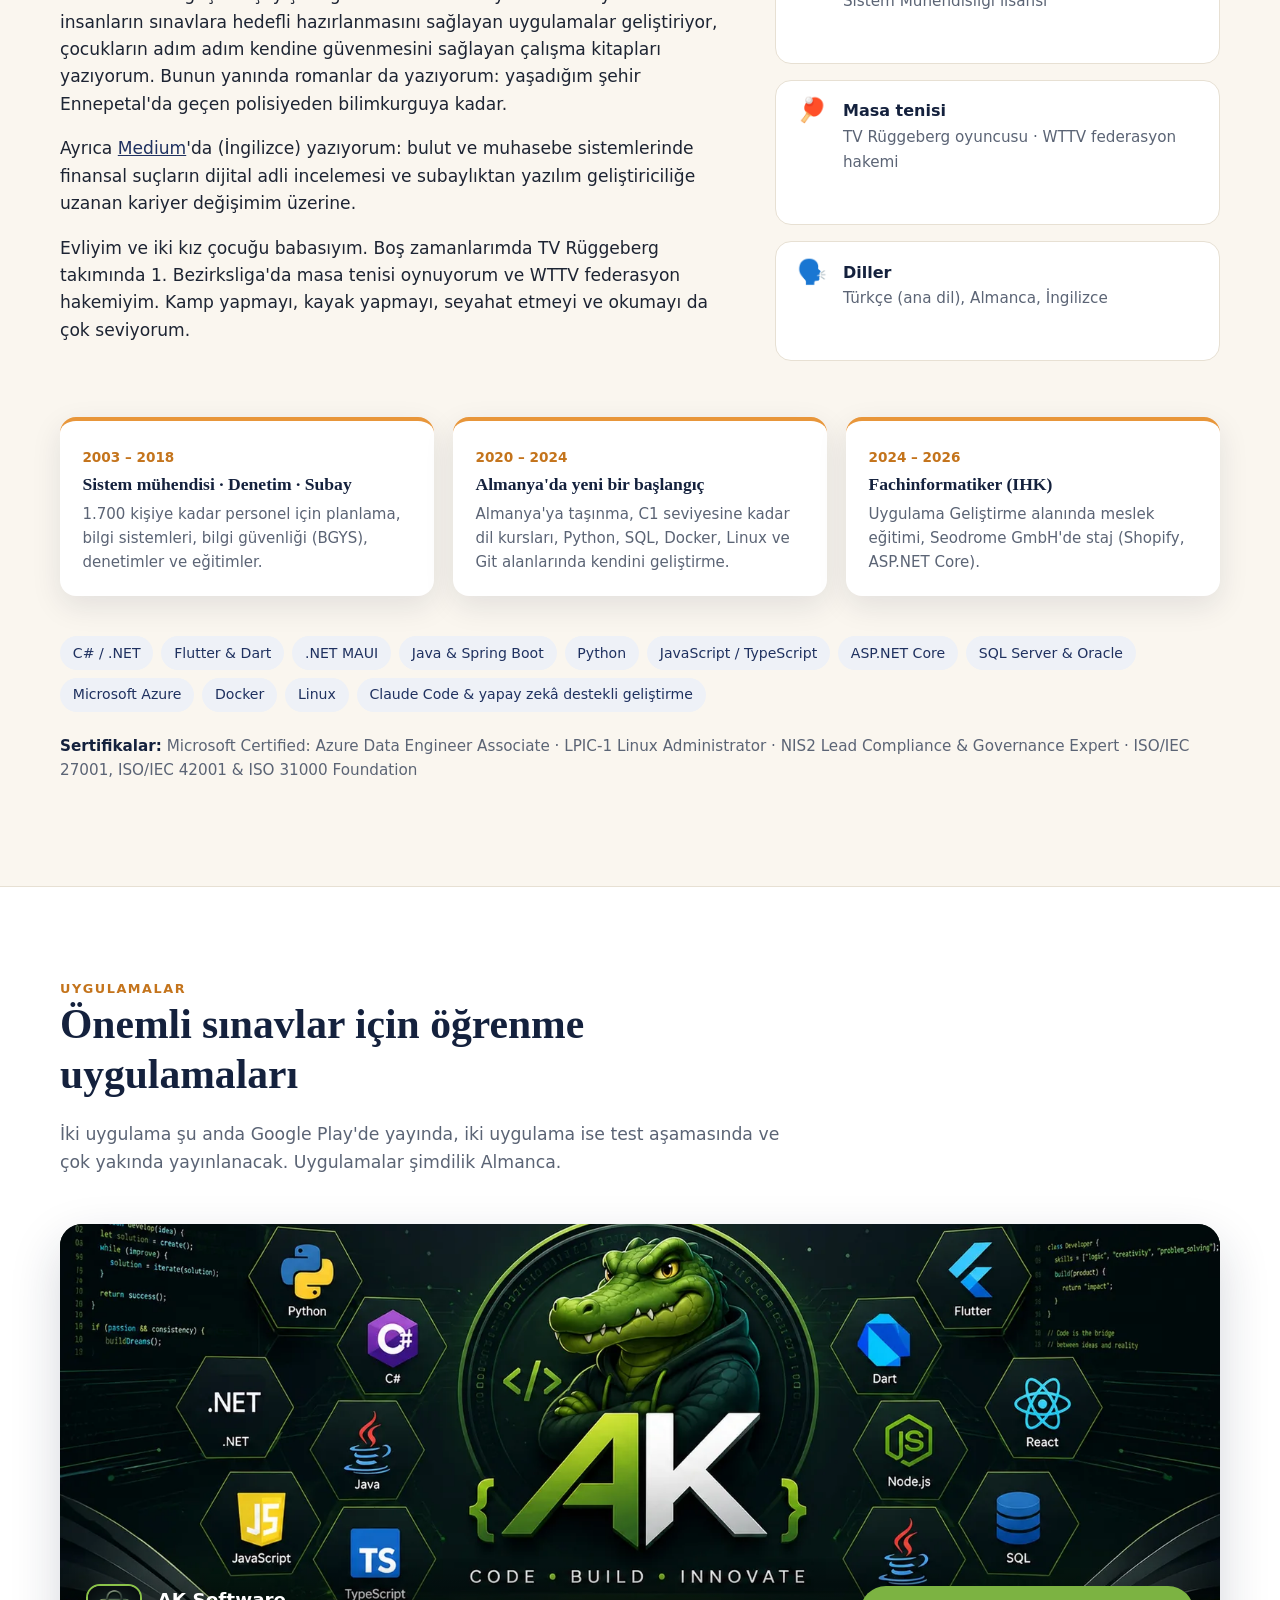
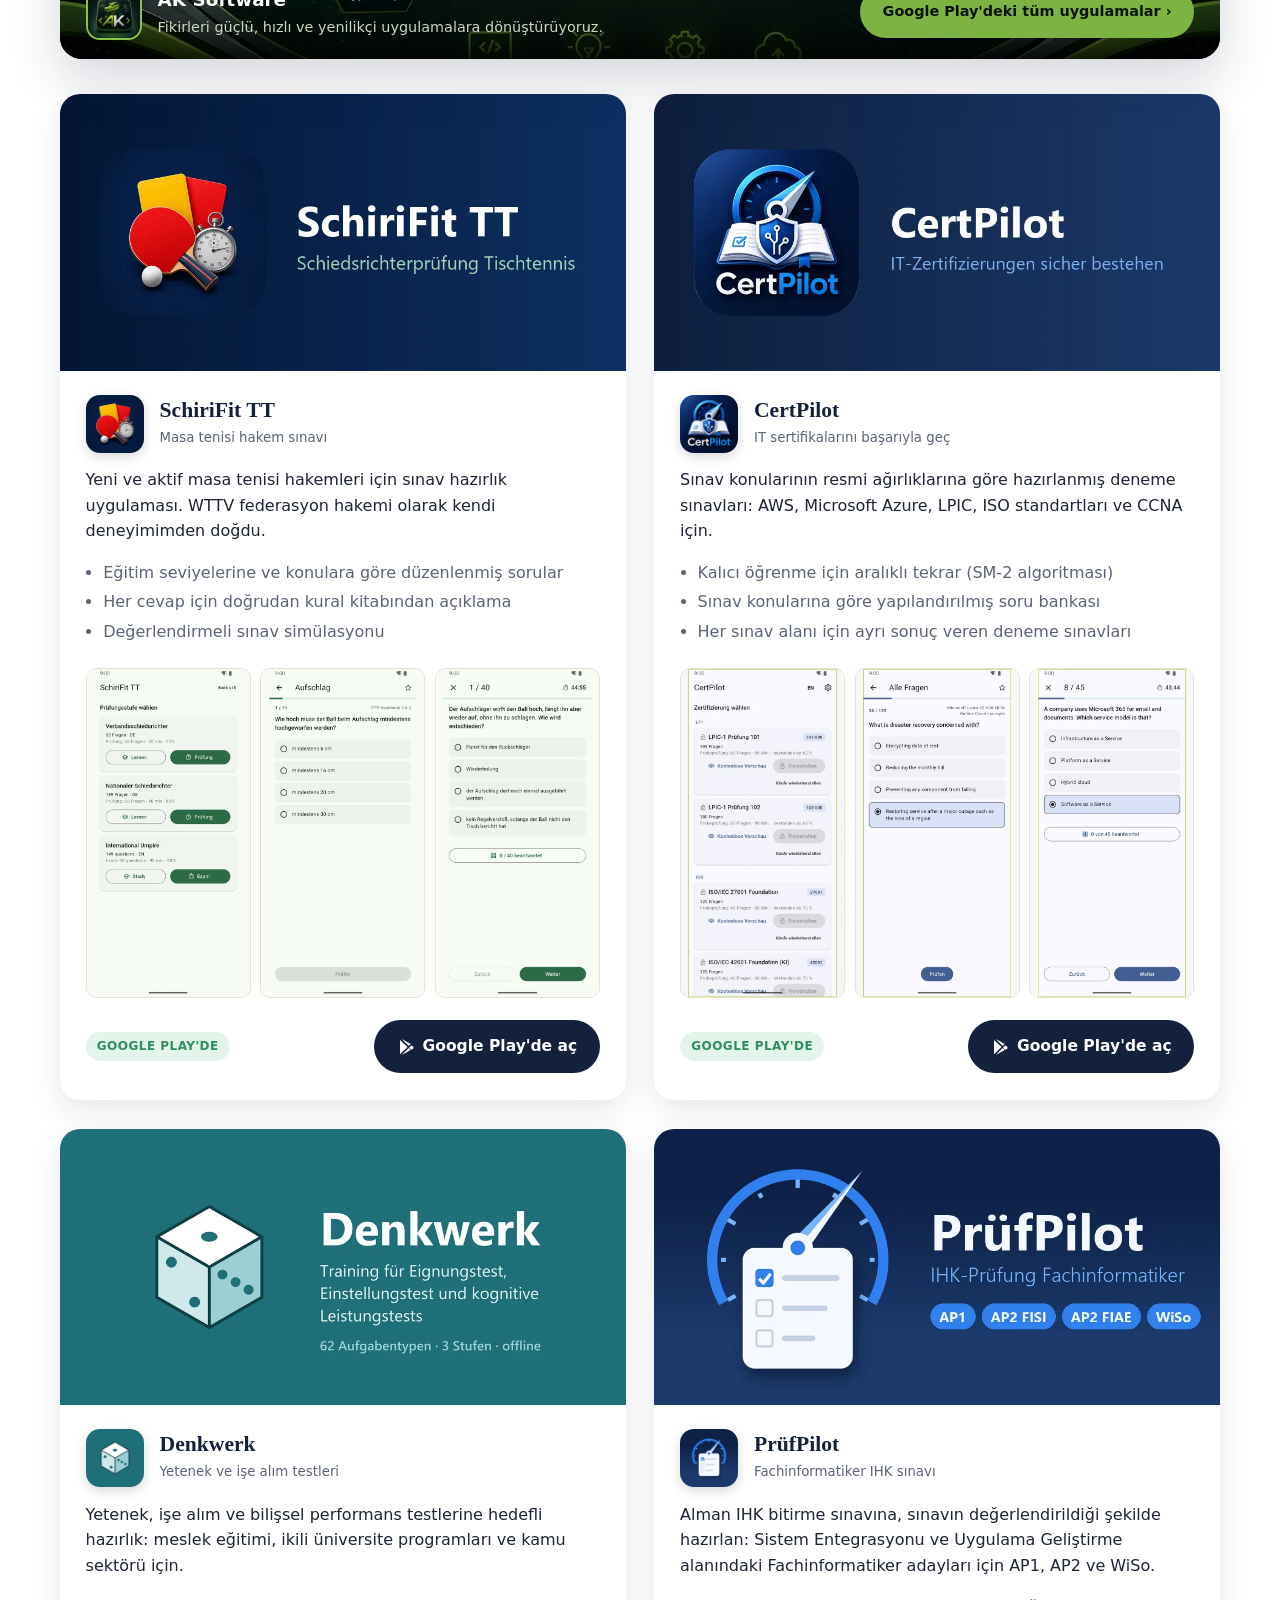
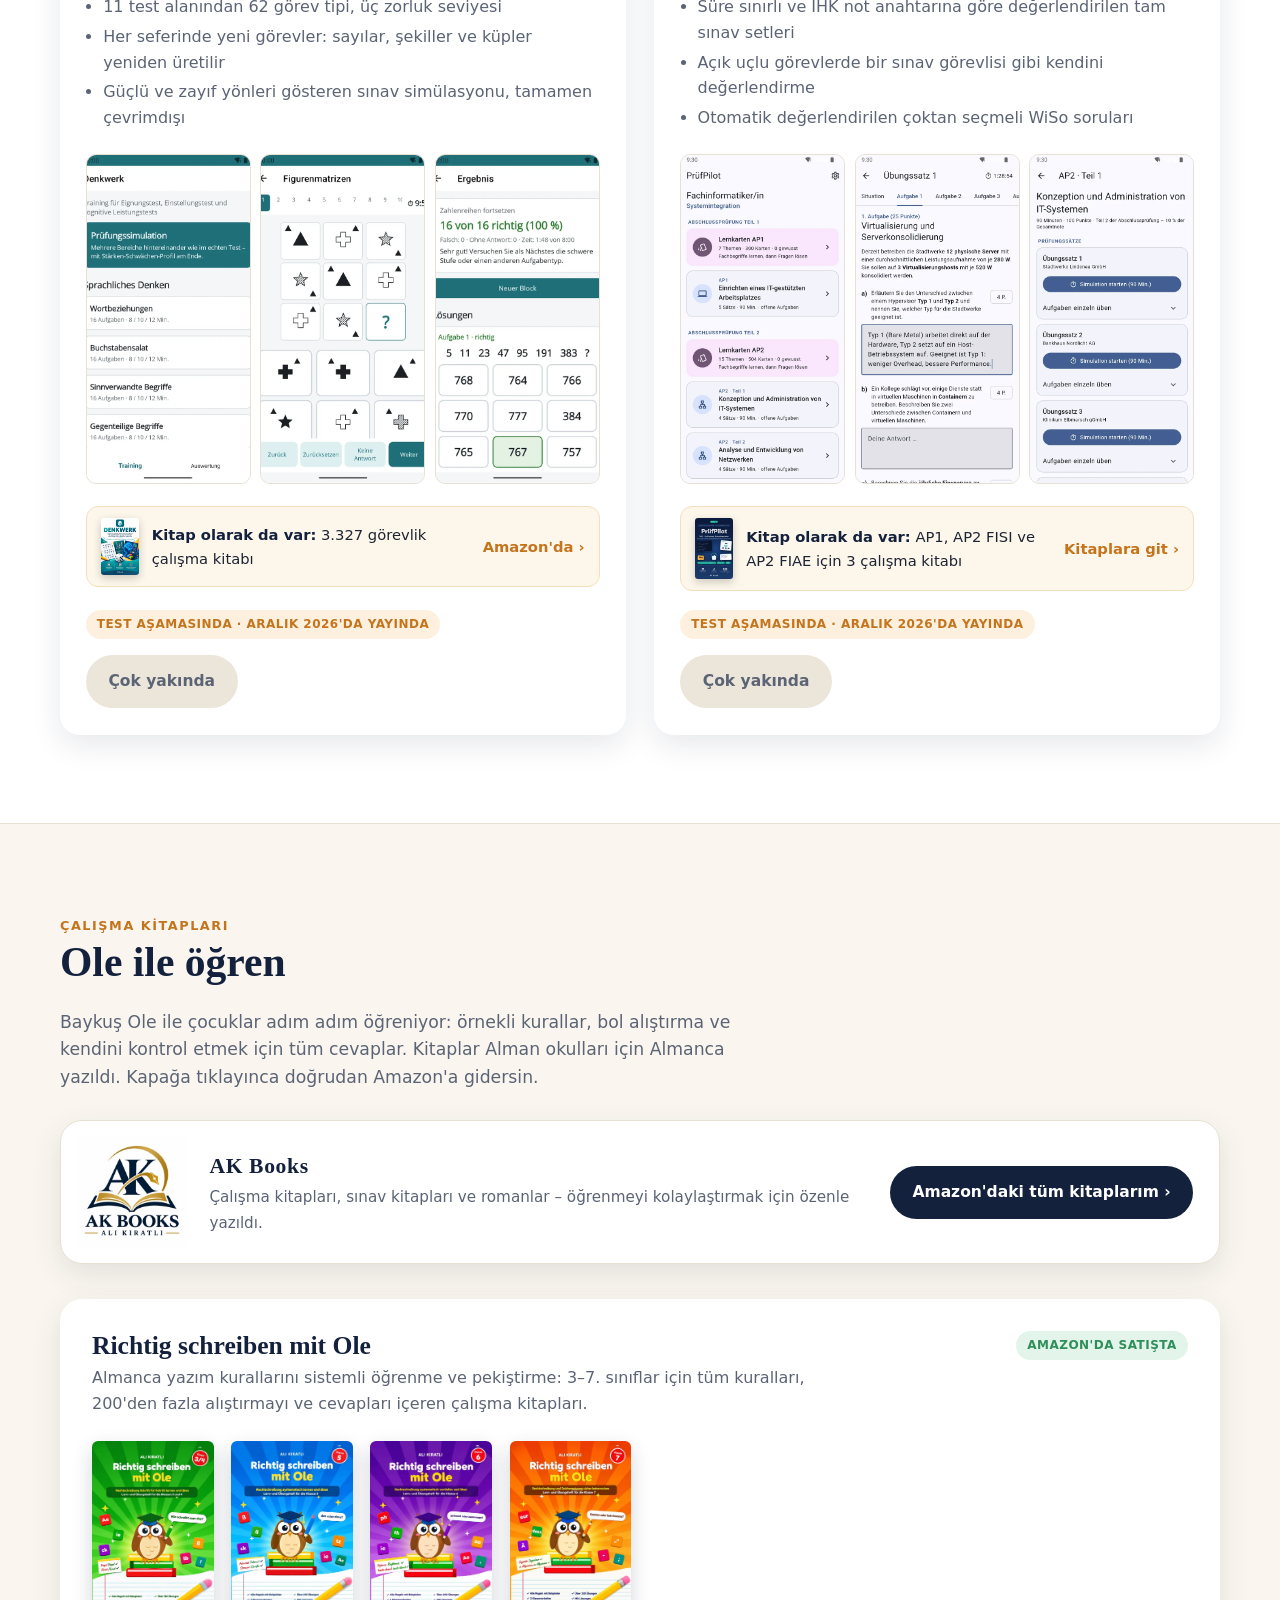
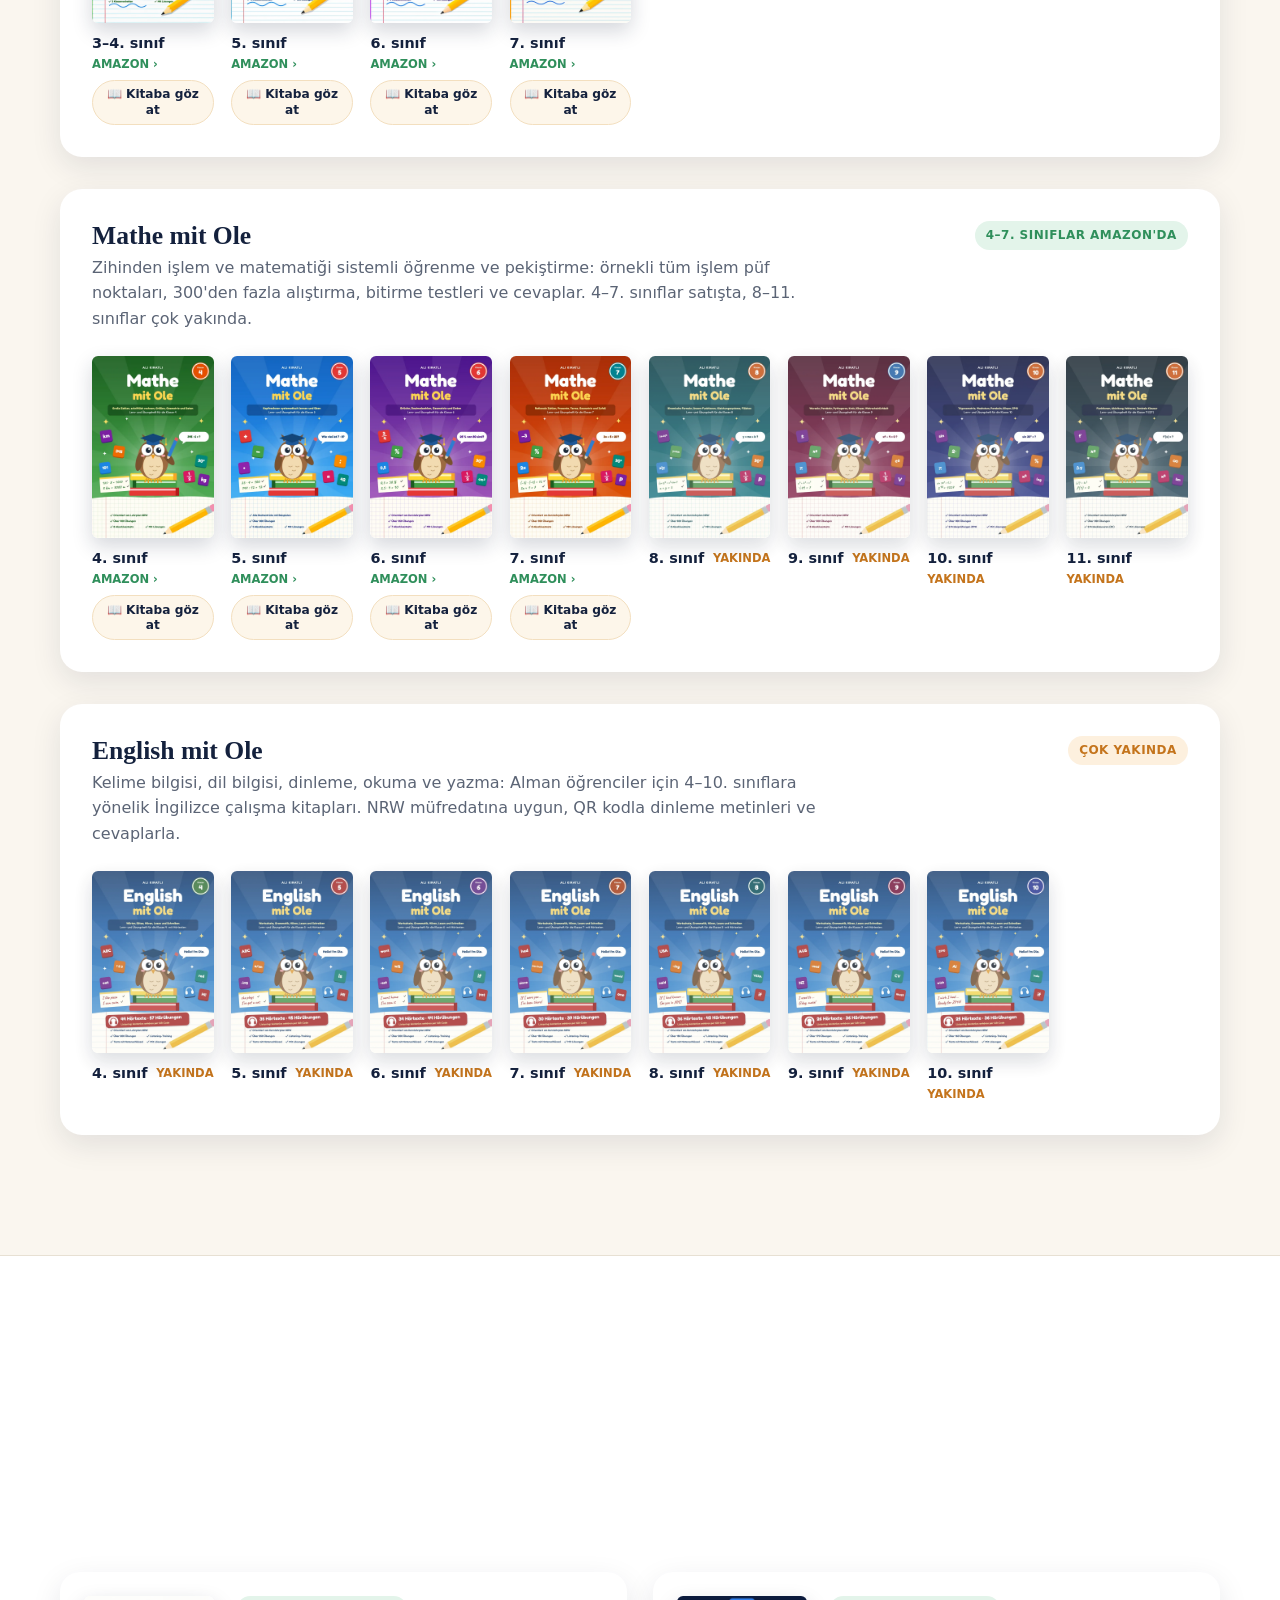
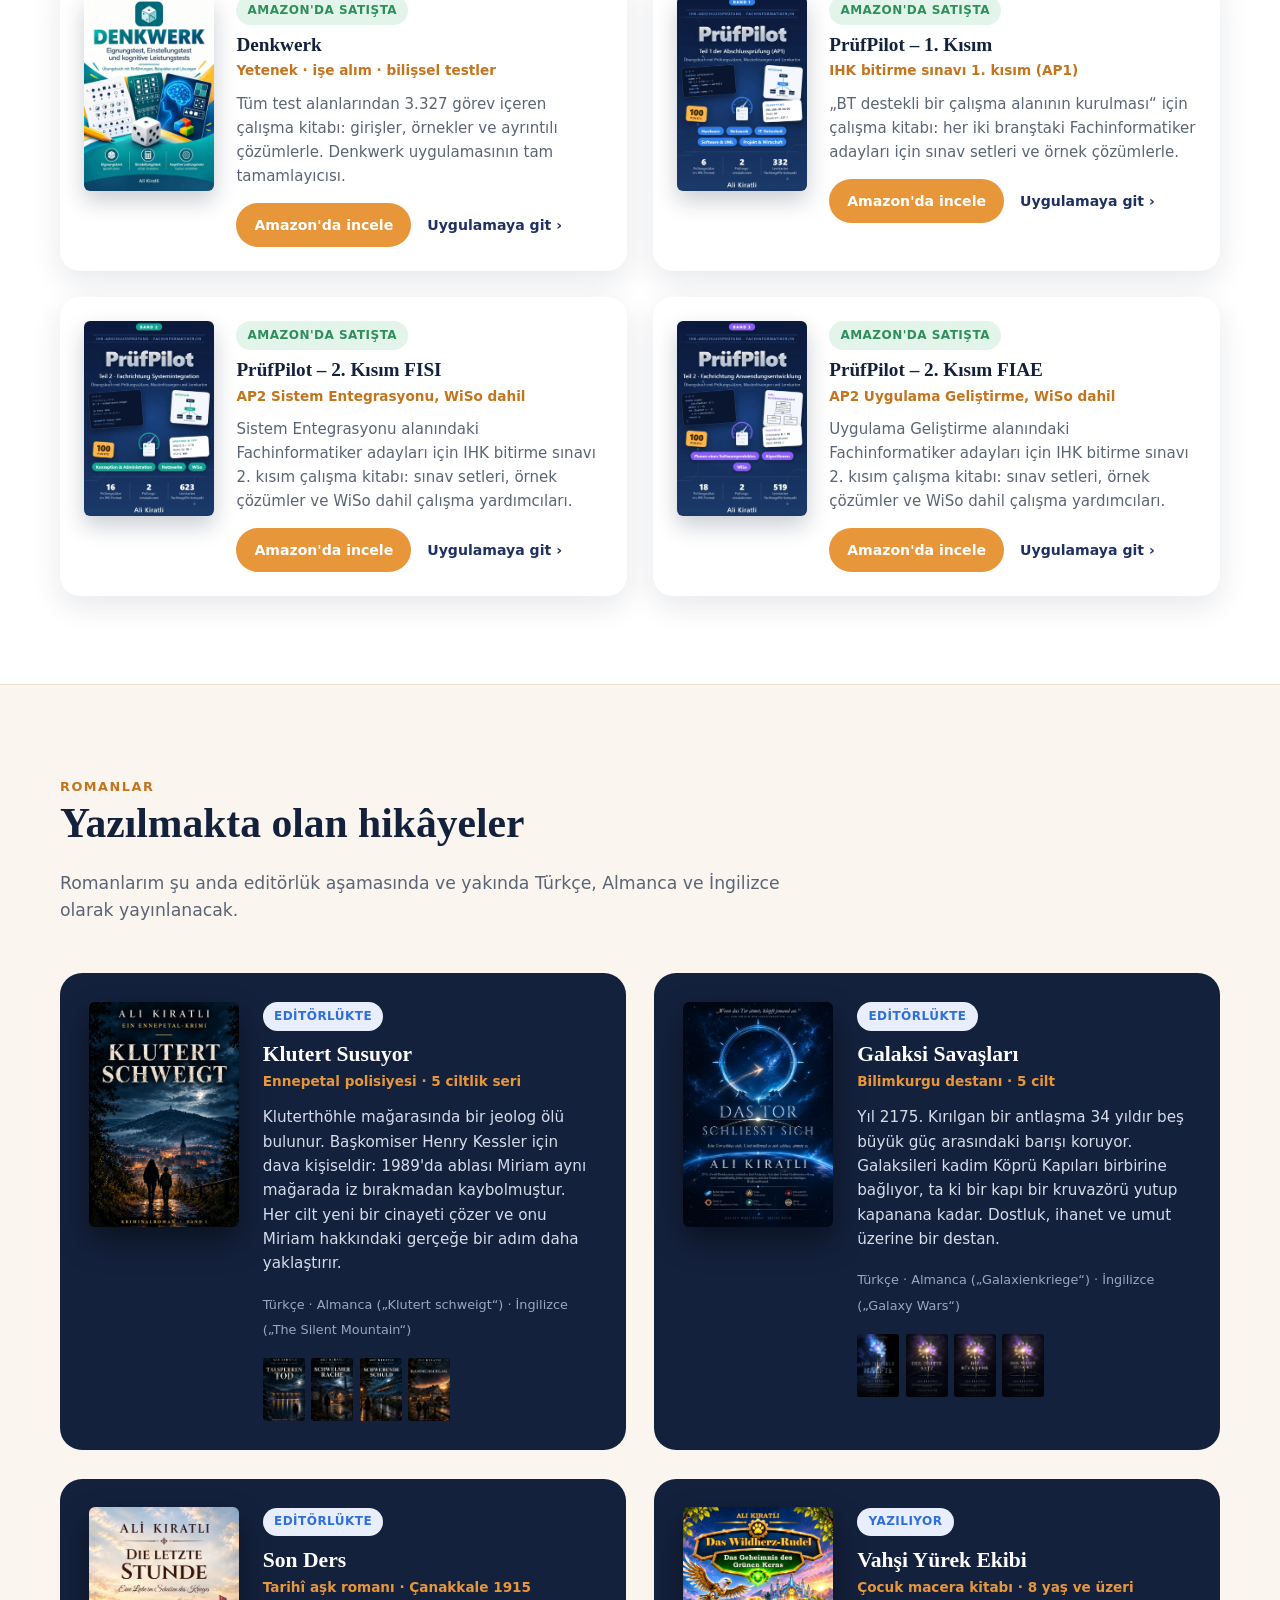
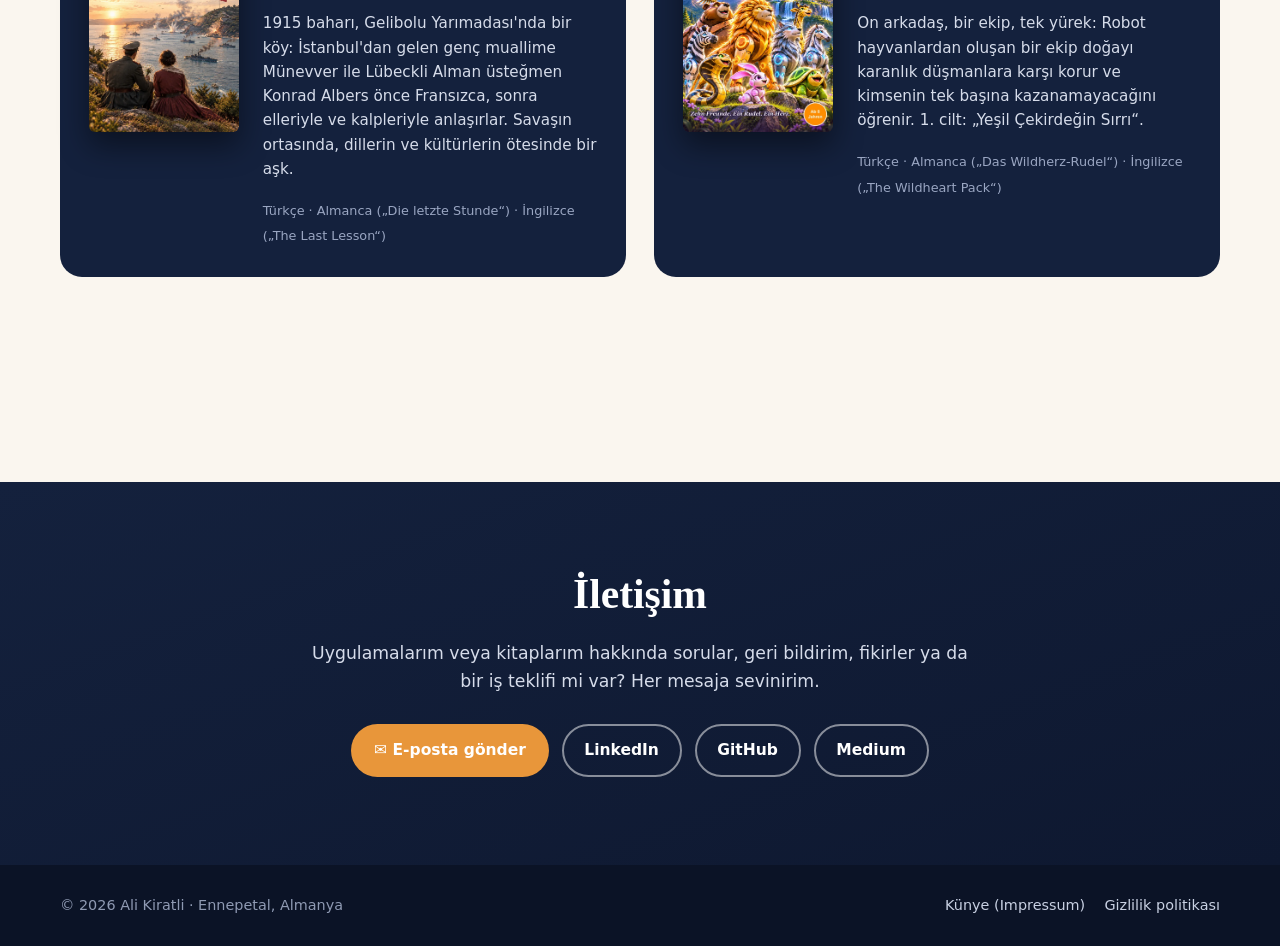
<file: tr/index.html>
<!DOCTYPE html>
<html lang="tr">
<head>
  <meta charset="utf-8">
  <meta name="viewport" content="width=device-width, initial-scale=1">
  <title>Ali Kiratli – Yazılım Geliştirici &amp; Yazar</title>
  <meta name="description" content="Ennepetal'dan Ali Kiratli: yazılım geliştirici ve yazar. SchiriFit TT ve CertPilot gibi öğrenme uygulamaları, “Richtig schreiben mit Ole”, “Mathe mit Ole” ve “English mit Ole” çalışma kitabı serileri ve romanlar.">
  <meta property="og:title" content="Ali Kiratli – Yazılım Geliştirici & Yazar">
  <meta property="og:description" content="Öğrenme uygulamaları, okul çocukları için çalışma kitapları ve romanlar – Ennepetal'da geliştirildi ve yazıldı.">
  <meta property="og:image" content="https://alikiratli.github.io/assets/img/books/mathe-5.webp">
  <link rel="icon" href="../assets/img/favicon.svg" type="image/svg+xml">
  <link rel="alternate" hreflang="de" href="../index.html">
  <link rel="alternate" hreflang="en" href="../en/index.html">
  <link rel="alternate" hreflang="tr" href="index.html">
  <link rel="stylesheet" href="../assets/css/style.css">
</head>
<body>
<a class="skip" href="#main">İçeriğe geç</a>

<!-- ================= HEADER ================= -->
<header class="site-header">
  <nav class="container nav" aria-label="Ana menü">
    <a href="#top" class="brand"><span class="mono">AK</span> Ali Kiratli</a>
    <div class="nav-right">
    <ul>
      <li><a href="#hakkimda">Hakkımda</a></li>
      <li><a href="#uygulamalar">Uygulamalar</a></li>
      <li><a href="#calisma-kitaplari">Çalışma Kitapları</a></li>
      <li><a href="#sinav-kitaplari">Sınav Kitapları</a></li>
      <li><a href="#romanlar">Romanlar</a></li>
      <li><a href="#iletisim">İletişim</a></li>
    </ul>
    <div class="lang" aria-label="Dil"><a href="../index.html" lang="de">DE</a><a href="../en/index.html" lang="en">EN</a><a href="index.html" aria-current="page" lang="tr">TR</a></div>
    <button class="nav-toggle" aria-label="Menüyü aç" aria-expanded="false">☰</button>
    </div>
  </nav>
</header>

<main id="main">

<!-- ================= HERO ================= -->
<section class="hero" id="top">
  <div class="container hero-grid">
    <div>
      <p class="eyebrow">Yazılım geliştirici · Yazar · Aile babası</p>
      <h1>Öğrenmeyi kolaylaştıran uygulamalar geliştiriyor, okumayı sevdiren <span>kitaplar</span> yazıyorum.</h1>
      <p class="lead">Ben Ali Kiratli, Almanya'nın Ennepetal şehrinde yaşıyorum. Sınavlar ve sertifikalar için öğrenme uygulamaları geliştiriyor, okul çocukları için çalışma kitapları yazıyor ve ilk romanlarım üzerinde çalışıyorum.</p>
      <div class="hero-actions">
        <a href="#uygulamalar" class="btn btn-primary">Uygulamalarım</a>
        <a href="#calisma-kitaplari" class="btn btn-ghost">Kitaplarım</a>
      </div>
      <div class="hero-stats">
        <div><strong>4</strong><span>Öğrenme uygulaması</span></div>
        <div><strong>30+</strong><span>Kitap &amp; cilt</span></div>
        <div><strong>15+</strong><span>Yıllık iş deneyimi</span></div>
      </div>
    </div>
    <div class="hero-collage" aria-hidden="true">
      <img class="c1" src="../assets/img/books/rs-5.webp" alt="">
      <img class="c2" src="../assets/img/books/mathe-5.webp" alt="">
      <img class="c3" src="../assets/img/books/english-5.webp" alt="">
      <img class="app a1" src="../assets/img/apps/schirifit-icon.png" alt="">
      <img class="app a2" src="../assets/img/apps/certpilot-icon.png" alt="">
      <img class="app a3" src="../assets/img/apps/denkwerk-icon.png" alt="">
      <img class="app a4" src="../assets/img/apps/prufpilot-icon.png" alt="">
    </div>
  </div>
</section>

<!-- ================= HAKKIMDA ================= -->
<section id="hakkimda">
  <div class="container">
    <div class="section-head reveal">
      <span class="kicker">Hakkımda</span>
      <h2>Sistem mühendisliğinden yazılım geliştiriciliğe ve yazarlığa</h2>
    </div>
    <div class="about-grid">
      <div class="about-text reveal">
        <p>Bursa'da doğdum. Dört yıl askerî lisede okuduktan sonra Ankara'da Kara Harp Okulu'nda dört yıl Sistem Mühendisliği (lisans) okudum. Sekiz yıl yatılı okudum, yazlarımı eğitim kamplarında geçirdim. Ardından 15 yıl sistem mühendisi, denetçi ve subay olarak görev yaptım; planlama, bilgi sistemleri, bilgi güvenliği ve eğitim alanlarında sorumluluk üstlendim. Toplamda 23 yılım orduda geçti.</p>
        <p>2020'de ailemle birlikte Almanya'ya taşındım. Almanca öğrendim, <strong>Uygulama Geliştirme alanında Fachinformatiker</strong> olarak yeniden meslek eğitimi aldım (IT Akademie Dr. Heuer, IHK diploması 2026) ve bugün kendi uygulamalarımı geliştiriyorum. Bunu çoğu zaman Claude Code gibi modern yapay zekâ araçlarıyla yapıyorum.</p>
        <p>Beni harekete geçiren şey şu: öğrenmek daha kolay olmalı. Bu yüzden insanların sınavlara hedefli hazırlanmasını sağlayan uygulamalar geliştiriyor, çocukların adım adım kendine güvenmesini sağlayan çalışma kitapları yazıyorum. Bunun yanında romanlar da yazıyorum: yaşadığım şehir Ennepetal'da geçen polisiyeden bilimkurguya kadar.</p>
        <p>Ayrıca <a href="https://medium.com/@alikiratlide" target="_blank" rel="noopener">Medium</a>'da (İngilizce) yazıyorum: bulut ve muhasebe sistemlerinde finansal suçların dijital adli incelemesi ve subaylıktan yazılım geliştiriciliğe uzanan kariyer değişimim üzerine.</p>
        <p>Evliyim ve iki kız çocuğu babasıyım. Boş zamanlarımda TV Rüggeberg takımında 1. Bezirksliga'da masa tenisi oynuyorum ve WTTV federasyon hakemiyim. Kamp yapmayı, kayak yapmayı, seyahat etmeyi ve okumayı da çok seviyorum.</p>
      </div>
      <div class="facts reveal">
        <div class="fact"><span class="ic">👨‍👩‍👧‍👧</span><div><strong>Aile</strong><span>Evli, iki kız çocuğu babası</span></div></div>
        <div class="fact"><span class="ic">📍</span><div><strong>Yaşadığım yer</strong><span>Ennepetal, Kuzey Ren-Vestfalya, Almanya</span></div></div>
        <div class="fact"><span class="ic">💻</span><div><strong>Meslek</strong><span>Fachinformatiker (Uygulama Geliştirme) · Sistem Mühendisliği lisansı</span></div></div>
        <div class="fact"><span class="ic">🏓</span><div><strong>Masa tenisi</strong><span>TV Rüggeberg oyuncusu · WTTV federasyon hakemi</span></div></div>
        <div class="fact"><span class="ic">🗣️</span><div><strong>Diller</strong><span>Türkçe (ana dil), Almanca, İngilizce</span></div></div>
      </div>
    </div>

    <div class="timeline">
      <div class="tl reveal"><time>2003 – 2018</time><h3>Sistem mühendisi · Denetim · Subay</h3><p>1.700 kişiye kadar personel için planlama, bilgi sistemleri, bilgi güvenliği (BGYS), denetimler ve eğitimler.</p></div>
      <div class="tl reveal"><time>2020 – 2024</time><h3>Almanya'da yeni bir başlangıç</h3><p>Almanya'ya taşınma, C1 seviyesine kadar dil kursları, Python, SQL, Docker, Linux ve Git alanlarında kendini geliştirme.</p></div>
      <div class="tl reveal"><time>2024 – 2026</time><h3>Fachinformatiker (IHK)</h3><p>Uygulama Geliştirme alanında meslek eğitimi, Seodrome GmbH'de staj (Shopify, ASP.NET Core).</p></div>
    </div>

    <div class="skills reveal" aria-label="Yetkinlikler">
      <span>C# / .NET</span><span>Flutter &amp; Dart</span><span>.NET MAUI</span><span>Java &amp; Spring Boot</span>
      <span>Python</span><span>JavaScript / TypeScript</span><span>ASP.NET Core</span><span>SQL Server &amp; Oracle</span>
      <span>Microsoft Azure</span><span>Docker</span><span>Linux</span><span>Claude Code &amp; yapay zekâ destekli geliştirme</span>
    </div>
    <p class="certs reveal"><strong>Sertifikalar:</strong> Microsoft Certified: Azure Data Engineer Associate · LPIC-1 Linux Administrator · NIS2 Lead Compliance &amp; Governance Expert · ISO/IEC 27001, ISO/IEC 42001 &amp; ISO 31000 Foundation</p>
  </div>
</section>

<!-- ================= UYGULAMALAR ================= -->
<section id="uygulamalar" class="alt">
  <div class="container">
    <div class="section-head reveal">
      <span class="kicker">Uygulamalar</span>
      <h2>Önemli sınavlar için öğrenme uygulamaları</h2>
      <p>İki uygulama şu anda Google Play'de yayında, iki uygulama ise test aşamasında ve çok yakında yayınlanacak. Uygulamalar şimdilik Almanca.</p>
    </div>

    <a class="dev-banner reveal" href="https://play.google.com/store/apps/dev?id=8219610526764782425" target="_blank" rel="noopener">
      <img src="../assets/img/apps/dev-header.webp" alt="AK Software – Code, Build, Innovate" loading="lazy">
      <div class="dev-info">
        <img src="../assets/img/apps/dev-logo.png" alt="" loading="lazy">
        <div><strong>AK Software</strong><span>Fikirleri güçlü, hızlı ve yenilikçi uygulamalara dönüştürüyoruz.</span></div>
        <span class="btn">Google Play'deki tüm uygulamalar ›</span>
      </div>
    </a>

    <div class="apps-grid">
      <!-- SchiriFit TT -->
      <article class="app-card reveal">
        <img class="app-banner" src="../assets/img/apps/schirifit-banner.webp" alt="SchiriFit TT – masa tenisi hakem sınavı" loading="lazy">
        <div class="app-body">
          <div class="app-title">
            <img src="../assets/img/apps/schirifit-icon.png" alt="" loading="lazy">
            <div><h3>SchiriFit TT</h3><small>Masa tenisi hakem sınavı</small></div>
          </div>
          <p>Yeni ve aktif masa tenisi hakemleri için sınav hazırlık uygulaması. WTTV federasyon hakemi olarak kendi deneyimimden doğdu.</p>
          <ul>
            <li>Eğitim seviyelerine ve konulara göre düzenlenmiş sorular</li>
            <li>Her cevap için doğrudan kural kitabından açıklama</li>
            <li>Değerlendirmeli sınav simülasyonu</li>
          </ul>
          <div class="shots">
            <img src="../assets/img/apps/schirifit-s1.webp" alt="SchiriFit TT: seviyeler" loading="lazy">
            <img src="../assets/img/apps/schirifit-s2.webp" alt="SchiriFit TT: öğrenme" loading="lazy">
            <img src="../assets/img/apps/schirifit-s3.webp" alt="SchiriFit TT: sınav" loading="lazy">
          </div>
          <div class="app-foot">
            <span class="badge badge-live">Google Play'de</span>
            <a class="btn btn-dark" href="https://play.google.com/store/apps/details?id=com.alikiratli.schirifitt" target="_blank" rel="noopener">
              <svg viewBox="0 0 24 24" fill="currentColor" aria-hidden="true"><path d="M4 2.5v19l10-9.5L4 2.5zm11.4 8.2 2.9-2.8L6.5 1.3l8.9 9.4zm0 2.6-8.9 9.4 11.8-6.6-2.9-2.8zm6-1.9-2.4-1.4-3 2.9 3 2.9 2.4-1.4c.8-.5.8-1.6 0-3z"/></svg>
              Google Play'de aç
            </a>
          </div>
        </div>
      </article>

      <!-- CertPilot -->
      <article class="app-card reveal">
        <img class="app-banner" src="../assets/img/apps/certpilot-banner.webp" alt="CertPilot – IT sertifikalarını başarıyla geç" loading="lazy">
        <div class="app-body">
          <div class="app-title">
            <img src="../assets/img/apps/certpilot-icon.png" alt="" loading="lazy">
            <div><h3>CertPilot</h3><small>IT sertifikalarını başarıyla geç</small></div>
          </div>
          <p>Sınav konularının resmi ağırlıklarına göre hazırlanmış deneme sınavları: AWS, Microsoft Azure, LPIC, ISO standartları ve CCNA için.</p>
          <ul>
            <li>Kalıcı öğrenme için aralıklı tekrar (SM-2 algoritması)</li>
            <li>Sınav konularına göre yapılandırılmış soru bankası</li>
            <li>Her sınav alanı için ayrı sonuç veren deneme sınavları</li>
          </ul>
          <div class="shots">
            <img src="../assets/img/apps/certpilot-s1.webp" alt="CertPilot: sertifikalar" loading="lazy">
            <img src="../assets/img/apps/certpilot-s2.webp" alt="CertPilot: öğrenme" loading="lazy">
            <img src="../assets/img/apps/certpilot-s3.webp" alt="CertPilot: sınav" loading="lazy">
          </div>
          <div class="app-foot">
            <span class="badge badge-live">Google Play'de</span>
            <a class="btn btn-dark" href="https://play.google.com/store/apps/details?id=de.certpilot.certpilot" target="_blank" rel="noopener">
              <svg viewBox="0 0 24 24" fill="currentColor" aria-hidden="true"><path d="M4 2.5v19l10-9.5L4 2.5zm11.4 8.2 2.9-2.8L6.5 1.3l8.9 9.4zm0 2.6-8.9 9.4 11.8-6.6-2.9-2.8zm6-1.9-2.4-1.4-3 2.9 3 2.9 2.4-1.4c.8-.5.8-1.6 0-3z"/></svg>
              Google Play'de aç
            </a>
          </div>
        </div>
      </article>

      <!-- Denkwerk -->
      <article class="app-card reveal" id="app-denkwerk">
        <img class="app-banner" src="../assets/img/apps/denkwerk-banner.webp" alt="Denkwerk – yetenek testi hazırlığı" loading="lazy">
        <div class="app-body">
          <div class="app-title">
            <img src="../assets/img/apps/denkwerk-icon.png" alt="" loading="lazy">
            <div><h3>Denkwerk</h3><small>Yetenek ve işe alım testleri</small></div>
          </div>
          <p>Yetenek, işe alım ve bilişsel performans testlerine hedefli hazırlık: meslek eğitimi, ikili üniversite programları ve kamu sektörü için.</p>
          <ul>
            <li>11 test alanından 62 görev tipi, üç zorluk seviyesi</li>
            <li>Her seferinde yeni görevler: sayılar, şekiller ve küpler yeniden üretilir</li>
            <li>Güçlü ve zayıf yönleri gösteren sınav simülasyonu, tamamen çevrimdışı</li>
          </ul>
          <div class="shots">
            <img src="../assets/img/apps/denkwerk-s1.webp" alt="Denkwerk: başlangıç" loading="lazy">
            <img src="../assets/img/apps/denkwerk-s2.webp" alt="Denkwerk: görev" loading="lazy">
            <img src="../assets/img/apps/denkwerk-s3.webp" alt="Denkwerk: sonuç" loading="lazy">
          </div>
          <a class="also-book" href="https://www.amazon.de/dp/B0HN4MF4NX" target="_blank" rel="noopener"><img src="../assets/img/books/denkwerk-buch.webp" alt=""><span><strong>Kitap olarak da var:</strong> 3.327 görevlik çalışma kitabı</span><span class="arrow">Amazon'da ›</span></a>
          <div class="app-foot">
            <span class="badge badge-soon">Test aşamasında · Aralık 2026'da yayında</span>
            <!-- Yayınlanınca şununla değiştir:
            <a class="btn btn-dark" href="https://play.google.com/store/apps/details?id=de.denkwerk.app" target="_blank" rel="noopener">Google Play'de aç</a> -->
            <span class="btn btn-disabled">Çok yakında</span>
          </div>
        </div>
      </article>

      <!-- PrüfPilot -->
      <article class="app-card reveal" id="app-pruefpilot">
        <img class="app-banner" src="../assets/img/apps/prufpilot-banner.webp" alt="PrüfPilot – Fachinformatiker IHK sınavı" loading="lazy">
        <div class="app-body">
          <div class="app-title">
            <img src="../assets/img/apps/prufpilot-icon.png" alt="" loading="lazy">
            <div><h3>PrüfPilot</h3><small>Fachinformatiker IHK sınavı</small></div>
          </div>
          <p>Alman IHK bitirme sınavına, sınavın değerlendirildiği şekilde hazırlan: Sistem Entegrasyonu ve Uygulama Geliştirme alanındaki Fachinformatiker adayları için AP1, AP2 ve WiSo.</p>
          <ul>
            <li>Süre sınırlı ve IHK not anahtarına göre değerlendirilen tam sınav setleri</li>
            <li>Açık uçlu görevlerde bir sınav görevlisi gibi kendini değerlendirme</li>
            <li>Otomatik değerlendirilen çoktan seçmeli WiSo soruları</li>
          </ul>
          <div class="shots">
            <img src="../assets/img/apps/prufpilot-s1.webp" alt="PrüfPilot: başlangıç" loading="lazy">
            <img src="../assets/img/apps/prufpilot-s2.webp" alt="PrüfPilot: görev" loading="lazy">
            <img src="../assets/img/apps/prufpilot-s3.webp" alt="PrüfPilot: sınav setleri" loading="lazy">
          </div>
          <a class="also-book" href="#sinav-kitaplari"><img src="../assets/img/books/pp-fisi.webp" alt=""><span><strong>Kitap olarak da var:</strong> AP1, AP2 FISI ve AP2 FIAE için 3 çalışma kitabı</span><span class="arrow">Kitaplara git ›</span></a>
          <div class="app-foot">
            <span class="badge badge-soon">Test aşamasında · Aralık 2026'da yayında</span>
            <!-- Yayınlanınca şununla değiştir:
            <a class="btn btn-dark" href="https://play.google.com/store/apps/details?id=de.pruefpilot.pruefpilot" target="_blank" rel="noopener">Google Play'de aç</a> -->
            <span class="btn btn-disabled">Çok yakında</span>
          </div>
        </div>
      </article>
    </div>
  </div>
</section>

<!-- ================= ÇALIŞMA KİTAPLARI ================= -->
<section id="calisma-kitaplari">
  <div class="container">
    <div class="section-head reveal">
      <span class="kicker">Çalışma Kitapları</span>
      <h2>Ole ile öğren</h2>
      <p>Baykuş Ole ile çocuklar adım adım öğreniyor: örnekli kurallar, bol alıştırma ve kendini kontrol etmek için tüm cevaplar. Kitaplar Alman okulları için Almanca yazıldı. Kapağa tıklayınca doğrudan Amazon'a gidersin.</p>
    </div>

    <a class="publisher-card reveal" href="https://www.amazon.de/stores/author/B0HNXRCQNM/allbooks" target="_blank" rel="noopener">
      <img src="../assets/img/books/ak-books-logo.webp" alt="AK Books – Ali Kiratli" width="320" height="320" loading="lazy">
      <div><strong>AK Books</strong><span>Çalışma kitapları, sınav kitapları ve romanlar – öğrenmeyi kolaylaştırmak için özenle yazıldı.</span></div>
      <span class="btn btn-dark">Amazon'daki tüm kitaplarım ›</span>
    </a>

    <!-- Richtig schreiben mit Ole -->
    <div class="series reveal">
      <div class="series-head">
        <div>
          <h3>Richtig schreiben mit Ole</h3>
          <p>Almanca yazım kurallarını sistemli öğrenme ve pekiştirme: 3–7. sınıflar için tüm kuralları, 200'den fazla alıştırmayı ve cevapları içeren çalışma kitapları.</p>
        </div>
        <span class="badge badge-live">Amazon'da satışta</span>
      </div>
      <div class="covers">
        <div class="cover-item"><a class="cover" href="https://www.amazon.de/dp/B0HQ5HKKGM" target="_blank" rel="noopener"><img src="../assets/img/books/rs-3-4.webp" alt="Richtig schreiben mit Ole – 3–4. sınıf" loading="lazy"><span class="cap">3–4. sınıf <em>AMAZON ›</em></span></a><button class="peek" type="button" data-book="rs-3-4" data-title="Richtig schreiben mit Ole – 3–4. sınıf" data-buy="https://www.amazon.de/dp/B0HQ5HKKGM">📖 Kitaba göz at</button></div>
        <div class="cover-item"><a class="cover" href="https://www.amazon.de/dp/B0HQ585RS4" target="_blank" rel="noopener"><img src="../assets/img/books/rs-5.webp" alt="Richtig schreiben mit Ole – 5. sınıf" loading="lazy"><span class="cap">5. sınıf <em>AMAZON ›</em></span></a><button class="peek" type="button" data-book="rs-5" data-title="Richtig schreiben mit Ole – 5. sınıf" data-buy="https://www.amazon.de/dp/B0HQ585RS4">📖 Kitaba göz at</button></div>
        <div class="cover-item"><a class="cover" href="https://www.amazon.de/dp/B0HQY8XVKL" target="_blank" rel="noopener"><img src="../assets/img/books/rs-6.webp" alt="Richtig schreiben mit Ole – 6. sınıf" loading="lazy"><span class="cap">6. sınıf <em>AMAZON ›</em></span></a><button class="peek" type="button" data-book="rs-6" data-title="Richtig schreiben mit Ole – 6. sınıf" data-buy="https://www.amazon.de/dp/B0HQY8XVKL">📖 Kitaba göz at</button></div>
        <div class="cover-item"><a class="cover" href="https://www.amazon.de/dp/B0HQY9NMVP" target="_blank" rel="noopener"><img src="../assets/img/books/rs-7.webp" alt="Richtig schreiben mit Ole – 7. sınıf" loading="lazy"><span class="cap">7. sınıf <em>AMAZON ›</em></span></a><button class="peek" type="button" data-book="rs-7" data-title="Richtig schreiben mit Ole – 7. sınıf" data-buy="https://www.amazon.de/dp/B0HQY9NMVP">📖 Kitaba göz at</button></div>
      </div>
    </div>

    <!-- Mathe mit Ole -->
    <div class="series reveal">
      <div class="series-head">
        <div>
          <h3>Mathe mit Ole</h3>
          <p>Zihinden işlem ve matematiği sistemli öğrenme ve pekiştirme: örnekli tüm işlem püf noktaları, 300'den fazla alıştırma, bitirme testleri ve cevaplar. 4–7. sınıflar satışta, 8–11. sınıflar çok yakında.</p>
        </div>
        <span class="badge badge-live">4–7. sınıflar Amazon'da</span>
      </div>
      <div class="covers">
        <div class="cover-item"><a class="cover" href="https://www.amazon.de/dp/B0HRVQH3DS" target="_blank" rel="noopener"><img src="../assets/img/books/mathe-4.webp" alt="Mathe mit Ole – 4. sınıf" loading="lazy"><span class="cap">4. sınıf <em>AMAZON ›</em></span></a><button class="peek" type="button" data-book="mathe-4" data-title="Mathe mit Ole – 4. sınıf" data-buy="https://www.amazon.de/dp/B0HRVQH3DS">📖 Kitaba göz at</button></div>
        <div class="cover-item"><a class="cover" href="https://www.amazon.de/dp/B0HRVHYV1J" target="_blank" rel="noopener"><img src="../assets/img/books/mathe-5.webp" alt="Mathe mit Ole – 5. sınıf" loading="lazy"><span class="cap">5. sınıf <em>AMAZON ›</em></span></a><button class="peek" type="button" data-book="mathe-5" data-title="Mathe mit Ole – 5. sınıf" data-buy="https://www.amazon.de/dp/B0HRVHYV1J">📖 Kitaba göz at</button></div>
        <div class="cover-item"><a class="cover" href="https://www.amazon.de/dp/B0HSM9DJZQ" target="_blank" rel="noopener"><img src="../assets/img/books/mathe-6.webp" alt="Mathe mit Ole – 6. sınıf" loading="lazy"><span class="cap">6. sınıf <em>AMAZON ›</em></span></a><button class="peek" type="button" data-book="mathe-6" data-title="Mathe mit Ole – 6. sınıf" data-buy="https://www.amazon.de/dp/B0HSM9DJZQ">📖 Kitaba göz at</button></div>
        <div class="cover-item"><a class="cover" href="https://www.amazon.de/dp/B0HSM4L9Q2" target="_blank" rel="noopener"><img src="../assets/img/books/mathe-7.webp" alt="Mathe mit Ole – 7. sınıf" loading="lazy"><span class="cap">7. sınıf <em>AMAZON ›</em></span></a><button class="peek" type="button" data-book="mathe-7" data-title="Mathe mit Ole – 7. sınıf" data-buy="https://www.amazon.de/dp/B0HSM4L9Q2">📖 Kitaba göz at</button></div>
        <div class="cover soon"><img src="../assets/img/books/mathe-8.webp" alt="Mathe mit Ole – 8. sınıf" loading="lazy"><span class="cap">8. sınıf <em>YAKINDA</em></span></div>
        <div class="cover soon"><img src="../assets/img/books/mathe-9.webp" alt="Mathe mit Ole – 9. sınıf" loading="lazy"><span class="cap">9. sınıf <em>YAKINDA</em></span></div>
        <div class="cover soon"><img src="../assets/img/books/mathe-10.webp" alt="Mathe mit Ole – 10. sınıf" loading="lazy"><span class="cap">10. sınıf <em>YAKINDA</em></span></div>
        <div class="cover soon"><img src="../assets/img/books/mathe-11.webp" alt="Mathe mit Ole – 11. sınıf" loading="lazy"><span class="cap">11. sınıf <em>YAKINDA</em></span></div>
      </div>
    </div>

    <!-- English mit Ole -->
    <div class="series reveal">
      <div class="series-head">
        <div>
          <h3>English mit Ole</h3>
          <p>Kelime bilgisi, dil bilgisi, dinleme, okuma ve yazma: Alman öğrenciler için 4–10. sınıflara yönelik İngilizce çalışma kitapları. NRW müfredatına uygun, QR kodla dinleme metinleri ve cevaplarla.</p>
        </div>
        <span class="badge badge-soon">Çok yakında</span>
      </div>
      <div class="covers">
        <div class="cover soon"><img src="../assets/img/books/english-4.webp" alt="English mit Ole – 4. sınıf" loading="lazy"><span class="cap">4. sınıf <em>YAKINDA</em></span></div>
        <div class="cover soon"><img src="../assets/img/books/english-5.webp" alt="English mit Ole – 5. sınıf" loading="lazy"><span class="cap">5. sınıf <em>YAKINDA</em></span></div>
        <div class="cover soon"><img src="../assets/img/books/english-6.webp" alt="English mit Ole – 6. sınıf" loading="lazy"><span class="cap">6. sınıf <em>YAKINDA</em></span></div>
        <div class="cover soon"><img src="../assets/img/books/english-7.webp" alt="English mit Ole – 7. sınıf" loading="lazy"><span class="cap">7. sınıf <em>YAKINDA</em></span></div>
        <div class="cover soon"><img src="../assets/img/books/english-8.webp" alt="English mit Ole – 8. sınıf" loading="lazy"><span class="cap">8. sınıf <em>YAKINDA</em></span></div>
        <div class="cover soon"><img src="../assets/img/books/english-9.webp" alt="English mit Ole – 9. sınıf" loading="lazy"><span class="cap">9. sınıf <em>YAKINDA</em></span></div>
        <div class="cover soon"><img src="../assets/img/books/english-10.webp" alt="English mit Ole – 10. sınıf" loading="lazy"><span class="cap">10. sınıf <em>YAKINDA</em></span></div>
      </div>
    </div>
  </div>
</section>

<!-- ================= PRÜFUNGSBÜCHER ================= -->
<section id="sinav-kitaplari" class="alt">
  <div class="container">
    <div class="section-head reveal">
      <span class="kicker">Sınav Kitapları</span>
      <h2>Uygulamalarımın kitapları</h2>
      <p>Kâğıt üzerinde çalışmayı sevenler için: Denkwerk ve PrüfPilot çalışma kitabı olarak da var (Almanca). İçlerinde sınav setleri, örnek çözümler ve açıklamalar bulunuyor. Uygulamaya ek olarak ya da ekransız çalışmak için ideal.</p>
    </div>
    <div class="exam-grid">
      <article class="exam-book reveal">
        <a href="https://www.amazon.de/dp/B0HN4MF4NX" target="_blank" rel="noopener"><img src="../assets/img/books/denkwerk-buch.webp" alt="Denkwerk – Cover" loading="lazy"></a>
        <div>
          <span class="badge badge-live">Amazon'da satışta</span>
          <h3>Denkwerk</h3>
          <span class="sub">Yetenek · işe alım · bilişsel testler</span>
          <p>Tüm test alanlarından 3.327 görev içeren çalışma kitabı: girişler, örnekler ve ayrıntılı çözümlerle. Denkwerk uygulamasının tam tamamlayıcısı.</p>
          <div class="actions">
            <a class="btn btn-primary" href="https://www.amazon.de/dp/B0HN4MF4NX" target="_blank" rel="noopener">Amazon'da incele</a>
            <a class="link-app" href="#app-denkwerk">Uygulamaya git ›</a>
          </div>
        </div>
      </article>
      <article class="exam-book reveal">
        <a href="https://www.amazon.de/dp/B0HP3VSBBD" target="_blank" rel="noopener"><img src="../assets/img/books/pp-ap1.webp" alt="PrüfPilot – 1. Kısım – Cover" loading="lazy"></a>
        <div>
          <span class="badge badge-live">Amazon'da satışta</span>
          <h3>PrüfPilot – 1. Kısım</h3>
          <span class="sub">IHK bitirme sınavı 1. kısım (AP1)</span>
          <p>„BT destekli bir çalışma alanının kurulması“ için çalışma kitabı: her iki branştaki Fachinformatiker adayları için sınav setleri ve örnek çözümlerle.</p>
          <div class="actions">
            <a class="btn btn-primary" href="https://www.amazon.de/dp/B0HP3VSBBD" target="_blank" rel="noopener">Amazon'da incele</a>
            <a class="link-app" href="#app-pruefpilot">Uygulamaya git ›</a>
          </div>
        </div>
      </article>
      <article class="exam-book reveal">
        <a href="https://www.amazon.de/dp/B0HP3SCCVR" target="_blank" rel="noopener"><img src="../assets/img/books/pp-fisi.webp" alt="PrüfPilot – 2. Kısım FISI – Cover" loading="lazy"></a>
        <div>
          <span class="badge badge-live">Amazon'da satışta</span>
          <h3>PrüfPilot – 2. Kısım FISI</h3>
          <span class="sub">AP2 Sistem Entegrasyonu, WiSo dahil</span>
          <p>Sistem Entegrasyonu alanındaki Fachinformatiker adayları için IHK bitirme sınavı 2. kısım çalışma kitabı: sınav setleri, örnek çözümler ve WiSo dahil çalışma yardımcıları.</p>
          <div class="actions">
            <a class="btn btn-primary" href="https://www.amazon.de/dp/B0HP3SCCVR" target="_blank" rel="noopener">Amazon'da incele</a>
            <a class="link-app" href="#app-pruefpilot">Uygulamaya git ›</a>
          </div>
        </div>
      </article>
      <article class="exam-book reveal">
        <a href="https://www.amazon.de/dp/B0HPB2RX7Z" target="_blank" rel="noopener"><img src="../assets/img/books/pp-fiae.webp" alt="PrüfPilot – 2. Kısım FIAE – Cover" loading="lazy"></a>
        <div>
          <span class="badge badge-live">Amazon'da satışta</span>
          <h3>PrüfPilot – 2. Kısım FIAE</h3>
          <span class="sub">AP2 Uygulama Geliştirme, WiSo dahil</span>
          <p>Uygulama Geliştirme alanındaki Fachinformatiker adayları için IHK bitirme sınavı 2. kısım çalışma kitabı: sınav setleri, örnek çözümler ve WiSo dahil çalışma yardımcıları.</p>
          <div class="actions">
            <a class="btn btn-primary" href="https://www.amazon.de/dp/B0HPB2RX7Z" target="_blank" rel="noopener">Amazon'da incele</a>
            <a class="link-app" href="#app-pruefpilot">Uygulamaya git ›</a>
          </div>
        </div>
      </article>
    </div>
  </div>
</section>

<!-- ================= ROMANLAR ================= -->
<section id="romanlar">
  <div class="container">
    <div class="section-head reveal">
      <span class="kicker">Romanlar</span>
      <h2>Yazılmakta olan hikâyeler</h2>
      <p>Romanlarım şu anda editörlük aşamasında ve yakında Türkçe, Almanca ve İngilizce olarak yayınlanacak.</p>
    </div>

    <div class="novels">
      <article class="novel reveal">
        <img src="../assets/img/books/klutert-1.webp" alt="Klutert Susuyor – kapak" loading="lazy">
        <div>
          <span class="badge badge-edit">Editörlükte</span>
          <h3 style="margin-top:.7rem">Klutert Susuyor</h3>
          <span class="genre">Ennepetal polisiyesi · 5 ciltlik seri</span>
          <p>Kluterthöhle mağarasında bir jeolog ölü bulunur. Başkomiser Henry Kessler için dava kişiseldir: 1989'da ablası Miriam aynı mağarada iz bırakmadan kaybolmuştur. Her cilt yeni bir cinayeti çözer ve onu Miriam hakkındaki gerçeğe bir adım daha yaklaştırır.</p>
          <span class="langs">Türkçe · Almanca („Klutert schweigt“) · İngilizce („The Silent Mountain“)</span>
          <div class="vols" aria-hidden="true">
            <img src="../assets/img/books/klutert-2.webp" alt=""><img src="../assets/img/books/klutert-3.webp" alt=""><img src="../assets/img/books/klutert-4.webp" alt=""><img src="../assets/img/books/klutert-5.webp" alt="">
          </div>
        </div>
      </article>

      <article class="novel reveal">
        <img src="../assets/img/books/galaxie-1.webp" alt="Galaksi Savaşları – Kapanan Kapı – kapak" loading="lazy">
        <div>
          <span class="badge badge-edit">Editörlükte</span>
          <h3 style="margin-top:.7rem">Galaksi Savaşları</h3>
          <span class="genre">Bilimkurgu destanı · 5 cilt</span>
          <p>Yıl 2175. Kırılgan bir antlaşma 34 yıldır beş büyük güç arasındaki barışı koruyor. Galaksileri kadim Köprü Kapıları birbirine bağlıyor, ta ki bir kapı bir kruvazörü yutup kapanana kadar. Dostluk, ihanet ve umut üzerine bir destan.</p>
          <span class="langs">Türkçe · Almanca („Galaxienkriege“) · İngilizce („Galaxy Wars“)</span>
          <div class="vols" aria-hidden="true">
            <img src="../assets/img/books/galaxie-2.webp" alt=""><img src="../assets/img/books/galaxie-3.webp" alt=""><img src="../assets/img/books/galaxie-4.webp" alt=""><img src="../assets/img/books/galaxie-5.webp" alt="">
          </div>
        </div>
      </article>

      <article class="novel reveal">
        <img src="../assets/img/books/letzte-stunde.webp" alt="Son Ders – kapak" loading="lazy">
        <div>
          <span class="badge badge-edit">Editörlükte</span>
          <h3 style="margin-top:.7rem">Son Ders</h3>
          <span class="genre">Tarihî aşk romanı · Çanakkale 1915</span>
          <p>1915 baharı, Gelibolu Yarımadası'nda bir köy: İstanbul'dan gelen genç muallime Münevver ile Lübeckli Alman üsteğmen Konrad Albers önce Fransızca, sonra elleriyle ve kalpleriyle anlaşırlar. Savaşın ortasında, dillerin ve kültürlerin ötesinde bir aşk.</p>
          <span class="langs">Türkçe · Almanca („Die letzte Stunde“) · İngilizce („The Last Lesson“)</span>
        </div>
      </article>

      <article class="novel reveal">
        <img src="../assets/img/books/wildherz.webp" alt="Vahşi Yürek Ekibi – kapak" loading="lazy">
        <div>
          <span class="badge badge-edit">Yazılıyor</span>
          <h3 style="margin-top:.7rem">Vahşi Yürek Ekibi</h3>
          <span class="genre">Çocuk macera kitabı · 8 yaş ve üzeri</span>
          <p>On arkadaş, bir ekip, tek yürek: Robot hayvanlardan oluşan bir ekip doğayı karanlık düşmanlara karşı korur ve kimsenin tek başına kazanamayacağını öğrenir. 1. cilt: „Yeşil Çekirdeğin Sırrı“.</p>
          <span class="langs">Türkçe · Almanca („Das Wildherz-Rudel“) · İngilizce („The Wildheart Pack“)</span>
        </div>
      </article>
    </div>

    <p class="novels-note reveal">Romanlarımın ne zaman çıkacağını öğrenmek ister misin? <a href="#iletisim">Bana yaz</a>, seve seve haber veririm.</p>
  </div>
</section>

<!-- ================= İLETİŞİM ================= -->
<section id="iletisim" class="contact">
  <div class="container">
    <h2>İletişim</h2>
    <p>Uygulamalarım veya kitaplarım hakkında sorular, geri bildirim, fikirler ya da bir iş teklifi mi var? Her mesaja sevinirim.</p>
    <div class="contact-links">
      <a class="btn btn-primary" href="mailto:alikiratlide@gmail.com">✉️ E-posta gönder</a>
      <a class="btn btn-ghost" href="https://www.linkedin.com/in/ali-k-37786b121/" target="_blank" rel="noopener">LinkedIn</a>
      <a class="btn btn-ghost" href="https://github.com/alikiratli" target="_blank" rel="noopener">GitHub</a>
      <a class="btn btn-ghost" href="https://medium.com/@alikiratlide" target="_blank" rel="noopener">Medium</a>
    </div>
  </div>
</section>

</main>

<footer>
  <div class="container">
    <span>© <span id="year">2026</span> Ali Kiratli · Ennepetal, Almanya</span>
    <span><a href="../impressum.html">Künye (Impressum)</a><a href="../datenschutz.html">Gizlilik politikası</a></span>
  </div>
</footer>

<div class="lightbox" role="dialog" aria-label="Görsel görünümü"><img alt=""></div>
<script src="../assets/js/main.js"></script>
</body>
</html>
</file>
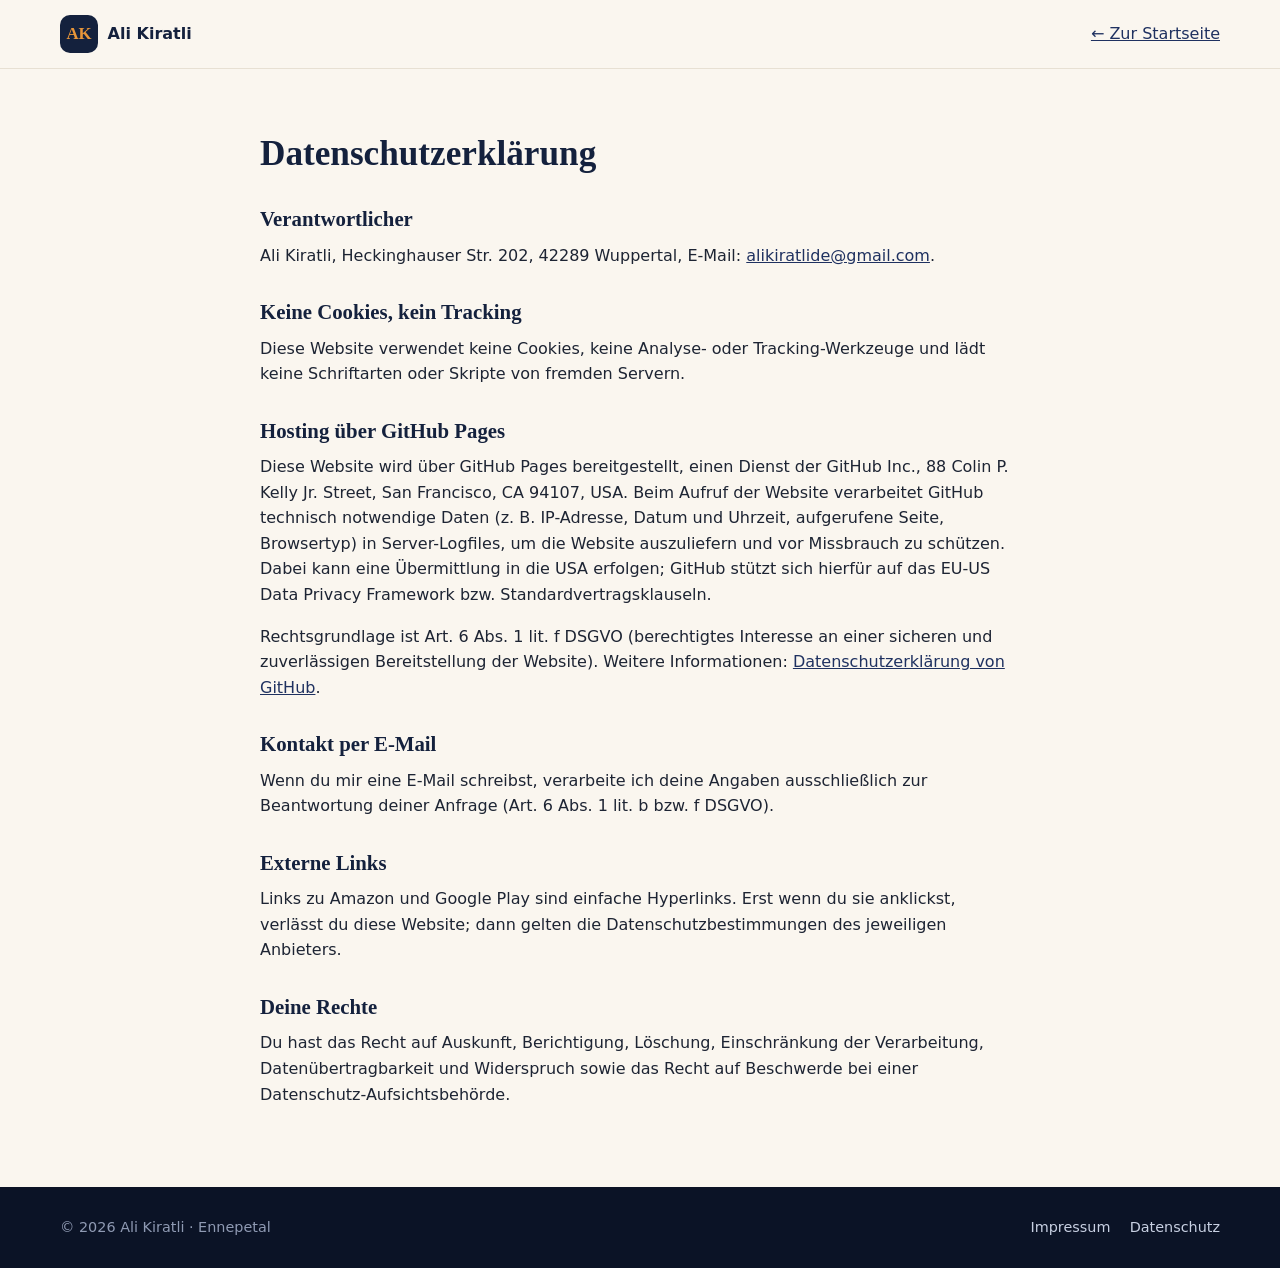
<file: datenschutz.html>
<!DOCTYPE html>
<html lang="de">
<head>
  <meta charset="utf-8">
  <meta name="viewport" content="width=device-width, initial-scale=1">
  <title>Datenschutz – Ali Kiratli</title>
  <meta name="robots" content="noindex">
  <link rel="icon" href="assets/img/favicon.svg" type="image/svg+xml">
  <link rel="stylesheet" href="assets/css/style.css">
</head>
<body>
<header class="site-header">
  <nav class="container nav"><a href="index.html" class="brand"><span class="mono">AK</span> Ali Kiratli</a><a href="index.html">← Zur Startseite</a></nav>
</header>
<main class="container legal">
<h1>Datenschutzerklärung</h1>
<h2>Verantwortlicher</h2>
<p>Ali Kiratli, Heckinghauser Str. 202, 42289 Wuppertal, E-Mail: <a href="mailto:alikiratlide@gmail.com">alikiratlide@gmail.com</a>.</p>
<h2>Keine Cookies, kein Tracking</h2>
<p>Diese Website verwendet keine Cookies, keine Analyse- oder Tracking-Werkzeuge und lädt keine Schriftarten oder Skripte von fremden Servern.</p>
<h2>Hosting über GitHub Pages</h2>
<p>Diese Website wird über GitHub Pages bereitgestellt, einen Dienst der GitHub Inc., 88 Colin P. Kelly Jr. Street, San Francisco, CA 94107, USA. Beim Aufruf der Website verarbeitet GitHub technisch notwendige Daten (z.&nbsp;B. IP-Adresse, Datum und Uhrzeit, aufgerufene Seite, Browsertyp) in Server-Logfiles, um die Website auszuliefern und vor Missbrauch zu schützen. Dabei kann eine Übermittlung in die USA erfolgen; GitHub stützt sich hierfür auf das EU-US Data Privacy Framework bzw. Standardvertragsklauseln.</p>
<p>Rechtsgrundlage ist Art.&nbsp;6 Abs.&nbsp;1 lit.&nbsp;f DSGVO (berechtigtes Interesse an einer sicheren und zuverlässigen Bereitstellung der Website). Weitere Informationen: <a href="https://docs.github.com/de/site-policy/privacy-policies/github-general-privacy-statement" target="_blank" rel="noopener">Datenschutzerklärung von GitHub</a>.</p>
<h2>Kontakt per E-Mail</h2>
<p>Wenn du mir eine E-Mail schreibst, verarbeite ich deine Angaben ausschließlich zur Beantwortung deiner Anfrage (Art.&nbsp;6 Abs.&nbsp;1 lit.&nbsp;b bzw. f DSGVO).</p>
<h2>Externe Links</h2>
<p>Links zu Amazon und Google Play sind einfache Hyperlinks. Erst wenn du sie anklickst, verlässt du diese Website; dann gelten die Datenschutzbestimmungen des jeweiligen Anbieters.</p>
<h2>Deine Rechte</h2>
<p>Du hast das Recht auf Auskunft, Berichtigung, Löschung, Einschränkung der Verarbeitung, Datenübertragbarkeit und Widerspruch sowie das Recht auf Beschwerde bei einer Datenschutz-Aufsichtsbehörde.</p>
</main>
<footer><div class="container"><span>© 2026 Ali Kiratli · Ennepetal</span><span><a href="impressum.html">Impressum</a><a href="datenschutz.html">Datenschutz</a></span></div></footer>
</body>
</html>
</file>
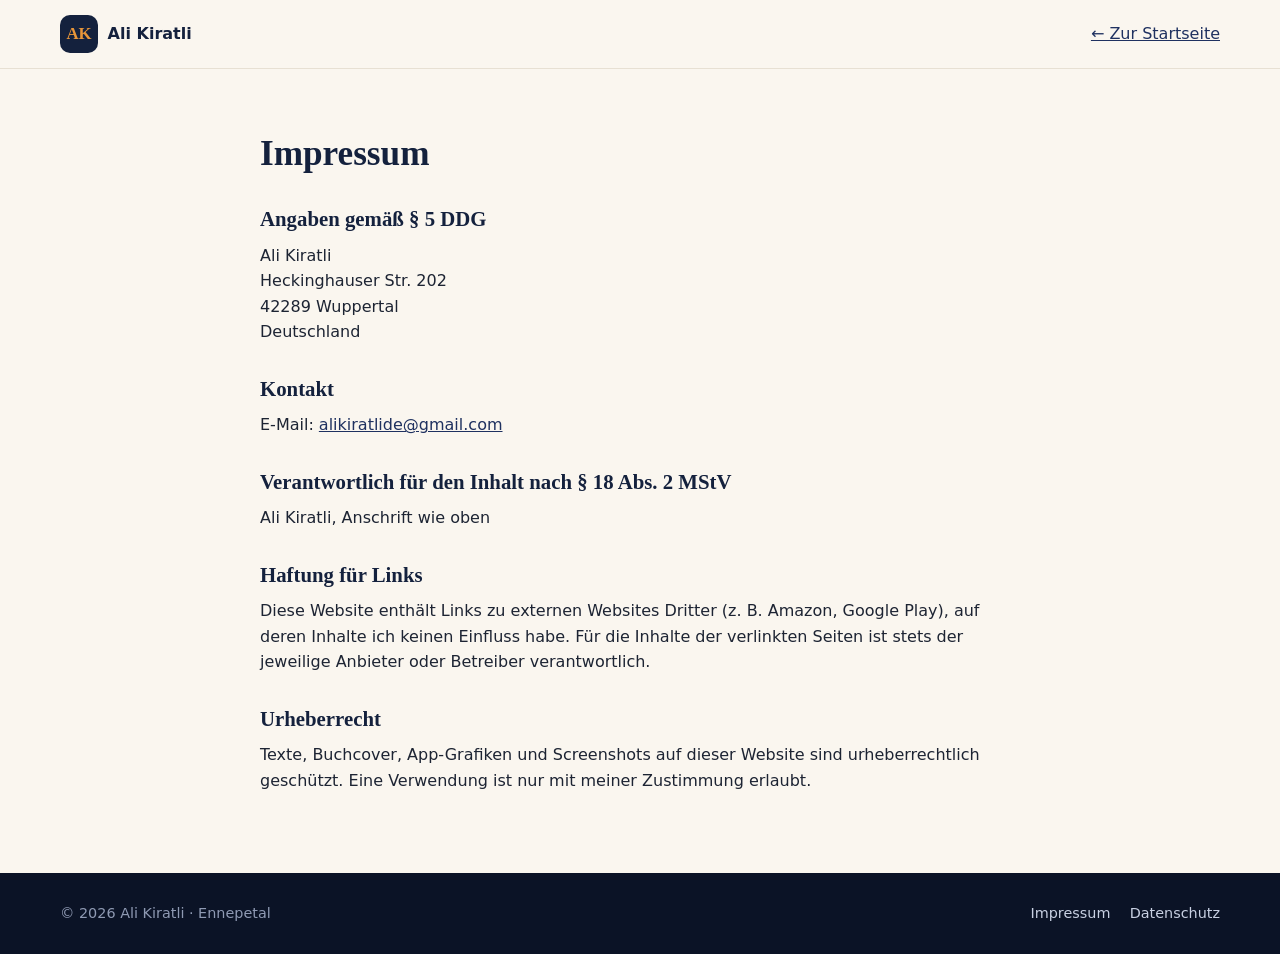
<file: impressum.html>
<!DOCTYPE html>
<html lang="de">
<head>
  <meta charset="utf-8">
  <meta name="viewport" content="width=device-width, initial-scale=1">
  <title>Impressum – Ali Kiratli</title>
  <meta name="robots" content="noindex">
  <link rel="icon" href="assets/img/favicon.svg" type="image/svg+xml">
  <link rel="stylesheet" href="assets/css/style.css">
</head>
<body>
<header class="site-header">
  <nav class="container nav"><a href="index.html" class="brand"><span class="mono">AK</span> Ali Kiratli</a><a href="index.html">← Zur Startseite</a></nav>
</header>
<main class="container legal">
<h1>Impressum</h1>
<h2>Angaben gemäß § 5 DDG</h2>
<p>Ali Kiratli<br>
Heckinghauser Str. 202<br>
42289 Wuppertal<br>
Deutschland</p>
<h2>Kontakt</h2>
<p>E-Mail: <a href="mailto:alikiratlide@gmail.com">alikiratlide@gmail.com</a></p>
<h2>Verantwortlich für den Inhalt nach § 18 Abs. 2 MStV</h2>
<p>Ali Kiratli, Anschrift wie oben</p>
<h2>Haftung für Links</h2>
<p>Diese Website enthält Links zu externen Websites Dritter (z.&nbsp;B. Amazon, Google Play), auf deren Inhalte ich keinen Einfluss habe. Für die Inhalte der verlinkten Seiten ist stets der jeweilige Anbieter oder Betreiber verantwortlich.</p>
<h2>Urheberrecht</h2>
<p>Texte, Buchcover, App-Grafiken und Screenshots auf dieser Website sind urheberrechtlich geschützt. Eine Verwendung ist nur mit meiner Zustimmung erlaubt.</p>
</main>
<footer><div class="container"><span>© 2026 Ali Kiratli · Ennepetal</span><span><a href="impressum.html">Impressum</a><a href="datenschutz.html">Datenschutz</a></span></div></footer>
</body>
</html>
</file>
<file: assets/css/style.css>
/* ==========================================================
   Ali Kiratli – Persönliche Website
   Keine externen Schriften/Tracker (DSGVO-freundlich)
   ========================================================== */
:root {
  --navy: #14213d;
  --navy-2: #1f3160;
  --ink: #1d2433;
  --muted: #5b6475;
  --cream: #faf6ef;
  --paper: #ffffff;
  --line: #e7e0d3;
  --amber: #e8963a;
  --amber-d: #c4741c;
  --green: #2f8f5b;
  --blue: #2f6fdb;
  --radius: 16px;
  --shadow: 0 10px 30px rgba(20, 33, 61, .10);
  --shadow-lg: 0 20px 50px rgba(20, 33, 61, .18);
  --serif: Georgia, "Iowan Old Style", "Palatino Linotype", Palatino, serif;
  --sans: system-ui, -apple-system, "Segoe UI", Roboto, "Helvetica Neue", Arial, sans-serif;
}

*, *::before, *::after { box-sizing: border-box; }
html { scroll-behavior: smooth; scroll-padding-top: 76px; }
body {
  margin: 0;
  font-family: var(--sans);
  color: var(--ink);
  background: var(--cream);
  line-height: 1.6;
  -webkit-font-smoothing: antialiased;
}
img { max-width: 100%; display: block; }
a { color: var(--navy-2); }
h1, h2, h3 { font-family: var(--serif); line-height: 1.2; color: var(--navy); margin: 0 0 .5em; }
h1 { font-size: clamp(2.2rem, 5vw, 3.6rem); }
h2 { font-size: clamp(1.8rem, 3.5vw, 2.6rem); }
h3 { font-size: 1.35rem; }
p { margin: 0 0 1em; }
.container { width: min(1160px, 92vw); margin: 0 auto; }
.skip { position: absolute; left: -999px; }
.skip:focus { left: 1rem; top: 1rem; background: #fff; padding: .5rem 1rem; z-index: 100; }

/* ---------- Header ---------- */
.site-header {
  position: sticky; top: 0; z-index: 50;
  background: rgba(250, 246, 239, .92);
  backdrop-filter: blur(10px);
  border-bottom: 1px solid var(--line);
}
.nav { display: flex; align-items: center; justify-content: space-between; height: 68px; }
.brand { display: flex; align-items: center; gap: .6rem; text-decoration: none; color: var(--navy); font-weight: 700; }
.brand .mono {
  width: 38px; height: 38px; border-radius: 10px; display: grid; place-items: center;
  background: var(--navy); color: var(--amber); font-family: var(--serif); font-size: 1.05rem;
}
.nav ul { list-style: none; display: flex; gap: 1.6rem; margin: 0; padding: 0; }
.nav ul a { text-decoration: none; color: var(--ink); font-weight: 500; font-size: .97rem; }
.nav ul a:hover { color: var(--amber-d); }
.nav-toggle { display: none; background: none; border: 0; font-size: 1.6rem; cursor: pointer; color: var(--navy); }

/* ---------- Buttons & badges ---------- */
.btn {
  display: inline-flex; align-items: center; gap: .5rem;
  padding: .75rem 1.3rem; border-radius: 999px; font-weight: 600;
  text-decoration: none; border: 2px solid transparent; transition: .2s; font-size: .97rem;
}
.btn-primary { background: var(--amber); color: #fff; }
.btn-primary:hover { background: var(--amber-d); }
.btn-ghost { border-color: rgba(255,255,255,.5); color: #fff; }
.btn-ghost:hover { background: rgba(255,255,255,.12); }
.btn-dark { background: var(--navy); color: #fff; }
.btn-dark:hover { background: var(--navy-2); }
.btn-disabled { background: #ece6da; color: var(--muted); cursor: default; }
.btn svg { width: 18px; height: 18px; }

.badge {
  display: inline-block; font-size: .75rem; font-weight: 700; letter-spacing: .04em;
  text-transform: uppercase; padding: .3rem .7rem; border-radius: 999px;
}
.badge-live { background: #e3f4ea; color: var(--green); }
.badge-soon { background: #fdf0de; color: var(--amber-d); }
.badge-edit { background: #e8eefb; color: var(--blue); }

/* ---------- Hero ---------- */
.hero {
  background:
    radial-gradient(1200px 500px at 85% -10%, rgba(232,150,58,.28), transparent 60%),
    linear-gradient(160deg, var(--navy) 0%, #0e1830 100%);
  color: #fff; padding: 5.5rem 0 6rem; overflow: hidden;
}
.hero-grid { display: grid; grid-template-columns: 1.1fr .9fr; gap: 3rem; align-items: center; }
.hero h1 { color: #fff; }
.hero h1 span { color: var(--amber); }
.hero .lead { font-size: 1.2rem; color: #d6dcea; max-width: 34em; }
.hero .eyebrow { color: var(--amber); font-weight: 700; letter-spacing: .12em; text-transform: uppercase; font-size: .82rem; }
.hero-actions { display: flex; gap: .8rem; flex-wrap: wrap; margin-top: 1.8rem; }
.hero-stats { display: flex; gap: 2.2rem; margin-top: 2.6rem; flex-wrap: wrap; }
.hero-stats strong { display: block; font-family: var(--serif); font-size: 2rem; color: #fff; }
.hero-stats span { color: #aeb8cf; font-size: .9rem; }

.hero-collage { position: relative; height: 440px; }
.hero-collage img {
  position: absolute; border-radius: 10px; box-shadow: 0 25px 50px rgba(0,0,0,.45);
  transition: transform .4s;
}
.hero-collage .c1 { width: 44%; left: 4%; top: 12%; transform: rotate(-8deg); }
.hero-collage .c2 { width: 46%; left: 30%; top: 0; z-index: 2; }
.hero-collage .c3 { width: 44%; right: 0; top: 14%; transform: rotate(8deg); }
.hero-collage .app {
  width: 92px; height: 92px; border-radius: 22px; z-index: 3;
}
.hero-collage .a1 { left: 0; bottom: 0; }
.hero-collage .a2 { left: 26%; bottom: -14px; }
.hero-collage .a3 { right: 26%; bottom: -6px; }
.hero-collage .a4 { right: 2%; bottom: 8px; }

/* ---------- Sections ---------- */
section { padding: 5.5rem 0; }
.section-head { max-width: 720px; margin-bottom: 3rem; }
.section-head .kicker { color: var(--amber-d); font-weight: 700; letter-spacing: .12em; text-transform: uppercase; font-size: .8rem; }
.section-head p { color: var(--muted); font-size: 1.08rem; }
.alt { background: var(--paper); border-top: 1px solid var(--line); border-bottom: 1px solid var(--line); }

/* ---------- About ---------- */
.about-grid { display: grid; grid-template-columns: 1.2fr .8fr; gap: 3rem; }
.about-text p { font-size: 1.07rem; }
.facts { display: grid; gap: 1rem; }
.fact {
  background: var(--paper); border: 1px solid var(--line); border-radius: var(--radius);
  padding: 1.1rem 1.3rem; display: flex; gap: 1rem; align-items: flex-start;
}
.fact .ic { font-size: 1.5rem; line-height: 1; }
.fact strong { display: block; color: var(--navy); }
.fact span { color: var(--muted); font-size: .95rem; }

.timeline { margin-top: 3.5rem; display: grid; grid-template-columns: repeat(3, 1fr); gap: 1.2rem; }
.tl {
  background: var(--paper); border-radius: var(--radius); padding: 1.4rem;
  border-top: 4px solid var(--amber); box-shadow: var(--shadow);
}
.tl time { color: var(--amber-d); font-weight: 700; font-size: .85rem; }
.tl h3 { font-size: 1.1rem; margin: .3rem 0 .4rem; }
.tl p { color: var(--muted); font-size: .94rem; margin: 0; }

.skills { margin-top: 2.5rem; display: flex; flex-wrap: wrap; gap: .5rem; }
.skills span {
  background: #eef1f7; color: var(--navy-2); padding: .35rem .8rem; border-radius: 999px;
  font-size: .88rem; font-weight: 500;
}
.certs { margin-top: 1.4rem; color: var(--muted); font-size: .95rem; }
.certs strong { color: var(--navy); }

/* ---------- Apps ---------- */
.apps-grid { display: grid; grid-template-columns: repeat(2, 1fr); gap: 1.8rem; }
.app-card {
  background: var(--paper); border-radius: 20px; overflow: hidden;
  box-shadow: var(--shadow); display: flex; flex-direction: column; transition: .25s;
}
.app-card:hover { transform: translateY(-4px); box-shadow: var(--shadow-lg); }
.app-banner { aspect-ratio: 1024 / 500; object-fit: cover; width: 100%; }
.app-body { padding: 1.5rem 1.6rem 1.7rem; display: flex; flex-direction: column; flex: 1; }
.app-title { display: flex; gap: 1rem; align-items: center; margin-bottom: .9rem; }
.app-title img { width: 58px; height: 58px; border-radius: 14px; box-shadow: 0 4px 12px rgba(0,0,0,.15); }
.app-title h3 { margin: 0; }
.app-title small { color: var(--muted); }
.app-body ul { padding-left: 1.1rem; color: var(--muted); margin: 0 0 1.2rem; }
.app-body ul li { margin-bottom: .25rem; }
.shots { display: grid; grid-template-columns: repeat(3, 1fr); gap: .6rem; margin: 0 0 1.4rem; }
.shots img {
  border-radius: 10px; border: 1px solid var(--line); aspect-ratio: 9 / 18; object-fit: cover;
  object-position: top; cursor: zoom-in; width: 100%;
}
.app-foot { margin-top: auto; display: flex; align-items: center; justify-content: space-between; gap: 1rem; flex-wrap: wrap; }
.tech { font-size: .82rem; color: var(--muted); }

/* ---------- Books ---------- */
.series {
  background: var(--paper); border-radius: 22px; padding: 2rem; box-shadow: var(--shadow);
  margin-bottom: 2rem;
}
.series-head { display: flex; justify-content: space-between; align-items: flex-start; gap: 1.5rem; flex-wrap: wrap; margin-bottom: 1.5rem; }
.series-head h3 { font-size: 1.6rem; margin-bottom: .2rem; }
.series-head p { color: var(--muted); margin: 0; max-width: 46em; }
.covers { display: grid; grid-template-columns: repeat(auto-fill, minmax(118px, 1fr)); gap: 1.1rem; }
.cover { text-decoration: none; color: inherit; display: block; }
.cover img {
  border-radius: 6px; box-shadow: 0 8px 20px rgba(20,33,61,.18); aspect-ratio: 2 / 3;
  object-fit: cover; width: 100%; transition: .25s;
}
a.cover:hover img { transform: translateY(-5px) rotate(-1deg); box-shadow: 0 16px 30px rgba(20,33,61,.28); }
.cover .cap { flex-wrap: wrap; gap: 0 .4rem; display: flex; justify-content: space-between; align-items: center; margin-top: .55rem; font-size: .9rem; font-weight: 600; color: var(--navy); }
.cover .cap em { white-space: nowrap; font-style: normal; font-size: .72rem; font-weight: 700; color: var(--green); }
.cover.soon img { filter: saturate(.75); opacity: .85; }
.cover.soon .cap em { color: var(--amber-d); }

/* ---------- Novels ---------- */
.novels { display: grid; grid-template-columns: repeat(2, 1fr); gap: 1.8rem; }
.novel {
  background: var(--navy); color: #d6dcea; border-radius: 22px; padding: 1.8rem;
  display: grid; grid-template-columns: 150px 1fr; gap: 1.5rem; align-items: start;
}
.novel img { border-radius: 6px; box-shadow: 0 14px 30px rgba(0,0,0,.45); aspect-ratio: 2 / 3; object-fit: cover; }
.novel h3 { color: #fff; margin-bottom: .2rem; }
.novel .genre { color: var(--amber); font-size: .85rem; font-weight: 600; margin-bottom: .8rem; display: block; }
.novel p { font-size: .95rem; }
.novel .vols { display: flex; gap: .4rem; margin-top: 1rem; }
.novel .vols img { width: 42px; border-radius: 3px; box-shadow: none; }
.langs { font-size: .8rem; color: #9aa6c2; }
.novels-note {
  margin-top: 2.2rem; text-align: center; color: var(--muted);
  background: var(--paper); border: 1px dashed var(--line); border-radius: var(--radius); padding: 1.2rem;
}

/* ---------- Contact ---------- */
.contact {
  background: linear-gradient(160deg, var(--navy), #0e1830); color: #d6dcea; text-align: center;
}
.contact h2 { color: #fff; }
.contact p { max-width: 38em; margin: 0 auto 1.8rem; font-size: 1.08rem; }
.contact-links { display: flex; justify-content: center; gap: .8rem; flex-wrap: wrap; }

/* ---------- Footer ---------- */
footer { background: #0b1326; color: #8f9ab3; padding: 1.8rem 0; font-size: .9rem; }
footer .container { display: flex; justify-content: space-between; flex-wrap: wrap; gap: 1rem; }
footer a { color: #c8d0e2; text-decoration: none; margin-left: 1.2rem; }
footer a:hover { color: var(--amber); }

/* ---------- Lightbox ---------- */
.lightbox {
  position: fixed; inset: 0; background: rgba(8,12,24,.88); display: none;
  place-items: center; z-index: 200; cursor: zoom-out; padding: 2rem;
}
.lightbox.open { display: grid; }
.lightbox img { max-height: 90vh; max-width: 92vw; border-radius: 12px; }

/* ---------- Legal pages ---------- */
.legal { padding: 4rem 0; max-width: 760px; }
.legal h1 { font-size: 2.2rem; }
.legal h2 { font-size: 1.3rem; margin-top: 2rem; }

/* ---------- Reveal ---------- */
.js .reveal { opacity: 0; transform: translateY(22px); transition: opacity .7s ease, transform .7s ease; }
.js .reveal.in { opacity: 1; transform: none; }
@media (prefers-reduced-motion: reduce) {
  .js .reveal { opacity: 1; transform: none; transition: none; }
  html { scroll-behavior: auto; }
}

/* ---------- Responsive ---------- */
@media (max-width: 960px) {
  .hero-grid, .about-grid { grid-template-columns: 1fr; }
  .hero-collage { height: 360px; max-width: 480px; margin: 1rem auto 0; width: 100%; }
  .timeline { grid-template-columns: 1fr; }
  .apps-grid, .novels { grid-template-columns: 1fr; }
}
@media (max-width: 760px) {
  .nav-toggle { display: block; }
  .nav ul {
    position: absolute; top: 68px; left: 0; right: 0; background: var(--cream);
    flex-direction: column; gap: 0; border-bottom: 1px solid var(--line); display: none;
  }
  .nav ul.open { display: flex; }
  .nav ul a { display: block; padding: .9rem 4vw; }
  section { padding: 4rem 0; }
  .novel { grid-template-columns: 1fr; }
  .novel > img { max-width: 200px; }
  .series { padding: 1.3rem; }
  .covers { grid-template-columns: repeat(2, 1fr); }
  .hero-collage .app { width: 64px; height: 64px; border-radius: 16px; }
}

/* ---------- Sprachwahl ---------- */
.nav-right { display: flex; align-items: center; gap: 1.6rem; }
.lang { display: flex; gap: .2rem; background: #ece6da; border-radius: 999px; padding: .2rem; }
.lang a {
  text-decoration: none; font-size: .78rem; font-weight: 700; color: var(--muted);
  padding: .28rem .55rem; border-radius: 999px;
}
.lang a[aria-current] { background: var(--navy); color: #fff; }

/* ---------- Entwickler-Banner (Google Play) ---------- */
.dev-banner {
  position: relative; border-radius: 22px; overflow: hidden; margin-bottom: 2.2rem;
  box-shadow: var(--shadow-lg); display: block; color: #fff; text-decoration: none;
  aspect-ratio: 16 / 6; background: #0b120b;
}
.dev-banner > img { width: 100%; height: 100%; object-fit: cover; transition: transform .6s; }
.dev-banner:hover > img { transform: scale(1.03); }
.dev-banner .dev-info {
  position: absolute; left: 0; right: 0; bottom: 0; padding: 1.2rem 1.6rem;
  display: flex; align-items: center; gap: 1rem; flex-wrap: wrap;
  background: linear-gradient(transparent, rgba(0,0,0,.85));
}
.dev-banner .dev-info img { width: 56px; height: 56px; border-radius: 14px; border: 2px solid #8bc34a; }
.dev-banner strong { display: block; font-size: 1.15rem; }
.dev-banner span { color: #c9d8bf; font-size: .9rem; }
.dev-banner .btn { margin-left: auto; background: #7cb342; color: #0b120b; }
@media (max-width: 760px) {
  .dev-banner { aspect-ratio: 16 / 9; }
  .dev-banner .dev-info { padding: .9rem; }
  .dev-banner .btn { margin-left: 0; }
  .nav-right { gap: .8rem; }
}

/* ---------- Prüfungsbücher ---------- */
.exam-grid { display: grid; grid-template-columns: repeat(2, 1fr); gap: 1.6rem; }
.exam-book {
  background: var(--paper); border-radius: 20px; box-shadow: var(--shadow); padding: 1.5rem;
  display: grid; grid-template-columns: 130px 1fr; gap: 1.4rem; align-items: start; transition: .25s;
}
.exam-book:hover { transform: translateY(-4px); box-shadow: var(--shadow-lg); }
.exam-book > a img { border-radius: 6px; box-shadow: 0 10px 22px rgba(20,33,61,.22); aspect-ratio: 2 / 3; object-fit: cover; width: 100%; }
.exam-book h3 { font-size: 1.2rem; margin: .5rem 0 .3rem; }
.exam-book .sub { color: var(--amber-d); font-size: .85rem; font-weight: 600; display: block; margin-bottom: .6rem; }
.exam-book p { color: var(--muted); font-size: .94rem; }
.exam-book .actions { display: flex; flex-wrap: wrap; gap: .5rem 1rem; align-items: center; }
.exam-book .actions .btn { padding: .55rem 1rem; font-size: .88rem; }
.link-app { font-size: .88rem; font-weight: 600; color: var(--navy-2); text-decoration: none; }
.link-app:hover { color: var(--amber-d); }

/* Hinweis „Auch als Buch“ in App-Karten */
.also-book {
  display: flex; align-items: center; gap: .8rem; margin: 0 0 1.2rem; padding: .7rem .9rem;
  background: #fdf6ea; border: 1px solid #f3dfbf; border-radius: 12px; text-decoration: none; color: var(--ink);
  font-size: .92rem; transition: .2s;
}
.also-book:hover { background: #fbecd3; }
.also-book img { width: 38px; border-radius: 3px; box-shadow: 0 3px 8px rgba(0,0,0,.2); }
.also-book strong { color: var(--navy); }
.also-book .arrow { margin-left: auto; color: var(--amber-d); font-weight: 700; white-space: nowrap; }
@media (max-width: 960px) { .exam-grid { grid-template-columns: 1fr; } }
@media (max-width: 480px) { .exam-book { grid-template-columns: 96px 1fr; padding: 1.1rem; gap: 1rem; } }

/* Menü: ab 1080px Breite auf Hamburger umschalten (6 Menüpunkte + Sprachwahl) */
.nav ul a { white-space: nowrap; }
@media (max-width: 1080px) {
  .nav-toggle { display: block; }
  .nav ul {
    position: absolute; top: 68px; left: 0; right: 0; background: var(--cream);
    flex-direction: column; gap: 0; border-bottom: 1px solid var(--line); display: none;
    box-shadow: 0 12px 24px rgba(20,33,61,.08);
  }
  .nav ul.open { display: flex; }
  .nav ul a { display: block; padding: .9rem 4vw; }
  .nav-right { gap: .8rem; }
}

/* ---------- Leseprobe / Blick ins Buch ---------- */
.cover-item { display: flex; flex-direction: column; }
.peek {
  margin-top: .45rem; padding: .38rem .5rem; border: 1px solid #f3dfbf; background: #fdf6ea; color: var(--navy);
  border-radius: 999px; font: inherit; font-size: .76rem; font-weight: 700; cursor: pointer; transition: .2s; line-height: 1.25;
}
.peek:hover { background: var(--amber); border-color: var(--amber); color: #fff; }
.reader {
  position: fixed; inset: 0; z-index: 210; background: rgba(8,12,24,.92); display: none;
  grid-template-rows: auto 1fr auto; color: #fff; user-select: none; -webkit-user-select: none; -webkit-touch-callout: none;
}
.reader.open { display: grid; }
.reader-top, .reader-bot { display: flex; align-items: center; justify-content: space-between; gap: 1rem; padding: .8rem 1.2rem; }
.reader-top strong { font-size: 1rem; }
.reader-top span { color: #aeb7cc; font-size: .9rem; margin-left: .6rem; }
.reader-close { background: none; border: 0; color: #fff; font-size: 1.8rem; line-height: 1; cursor: pointer; padding: .2rem .5rem; }
.reader-stage { position: relative; display: grid; place-items: center; min-height: 0; padding: 0 3.6rem; }
.reader-stage img {
  max-height: calc(100vh - 150px); max-height: calc(100dvh - 150px); max-width: 100%; width: auto; height: auto; border-radius: 4px; box-shadow: 0 20px 50px rgba(0,0,0,.5);
  pointer-events: none; background: #fff;
}
.reader-nav {
  position: absolute; top: 50%; transform: translateY(-50%); width: 46px; height: 46px; border-radius: 50%;
  border: 0; background: rgba(255,255,255,.14); color: #fff; font-size: 1.5rem; cursor: pointer; transition: .2s;
}
.reader-nav:hover:not(:disabled) { background: var(--amber); }
.reader-nav:disabled { opacity: .25; cursor: default; }
.reader-prev { left: .8rem; } .reader-next { right: .8rem; }
.reader-dots { display: flex; gap: .4rem; }
.reader-dots i { width: 8px; height: 8px; border-radius: 50%; background: rgba(255,255,255,.3); }
.reader-dots i.on { background: var(--amber); }
.reader-bot small { color: #aeb7cc; }
.reader-bot .btn { padding: .55rem 1.1rem; font-size: .9rem; }
@media (max-width: 640px) {
  .reader-stage { padding: 0 .6rem; }
  .reader-nav { top: auto; bottom: .4rem; transform: none; }
  .reader-bot { flex-wrap: wrap; justify-content: center; }
  .reader-bot small { display: none; }
}
@media print { .reader, .reader * { display: none !important; } }

/* ---------- Verlagskarte „AK Books“ (Lernbücher) ---------- */
.publisher-card {
  display: flex; align-items: center; gap: 1.4rem; flex-wrap: wrap;
  margin: -1.2rem 0 2.2rem; padding: 1rem 1.6rem 1rem 1rem;
  background: var(--paper); border: 1px solid var(--line); border-radius: 22px;
  box-shadow: var(--shadow); color: var(--ink); text-decoration: none; transition: .25s;
}
.publisher-card:hover { transform: translateY(-3px); box-shadow: var(--shadow-lg); }
.publisher-card img { width: 110px; height: 110px; flex: none; }
.publisher-card div { flex: 1 1 260px; }
.publisher-card strong { display: block; font-family: var(--serif); font-size: 1.35rem; color: var(--navy); letter-spacing: .03em; }
.publisher-card div span { color: var(--muted); font-size: .95rem; }
.publisher-card .btn { margin-left: auto; }
@media (max-width: 760px) {
  .publisher-card { padding: 1rem; gap: 1rem; }
  .publisher-card img { width: 84px; height: 84px; }
  .publisher-card div { flex-basis: 180px; }
  .publisher-card .btn { margin-left: 0; }
}
</file>
